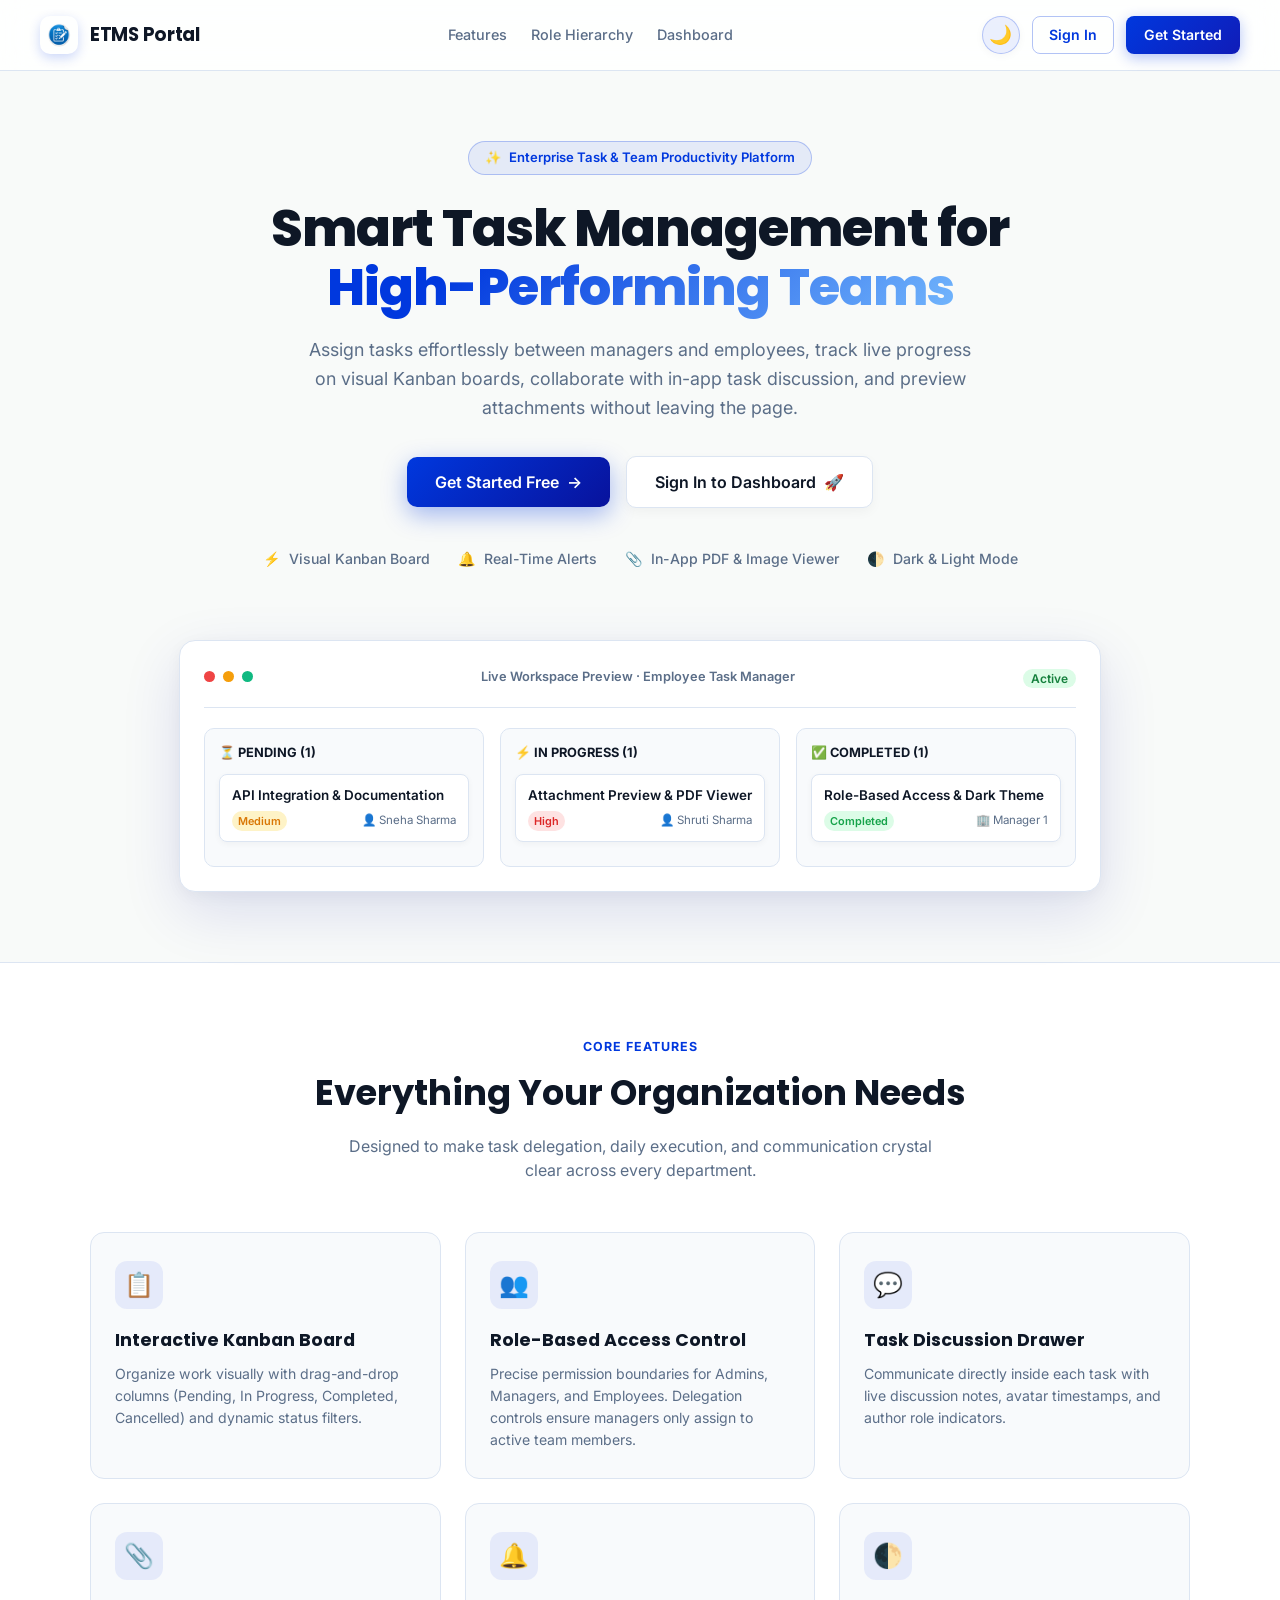
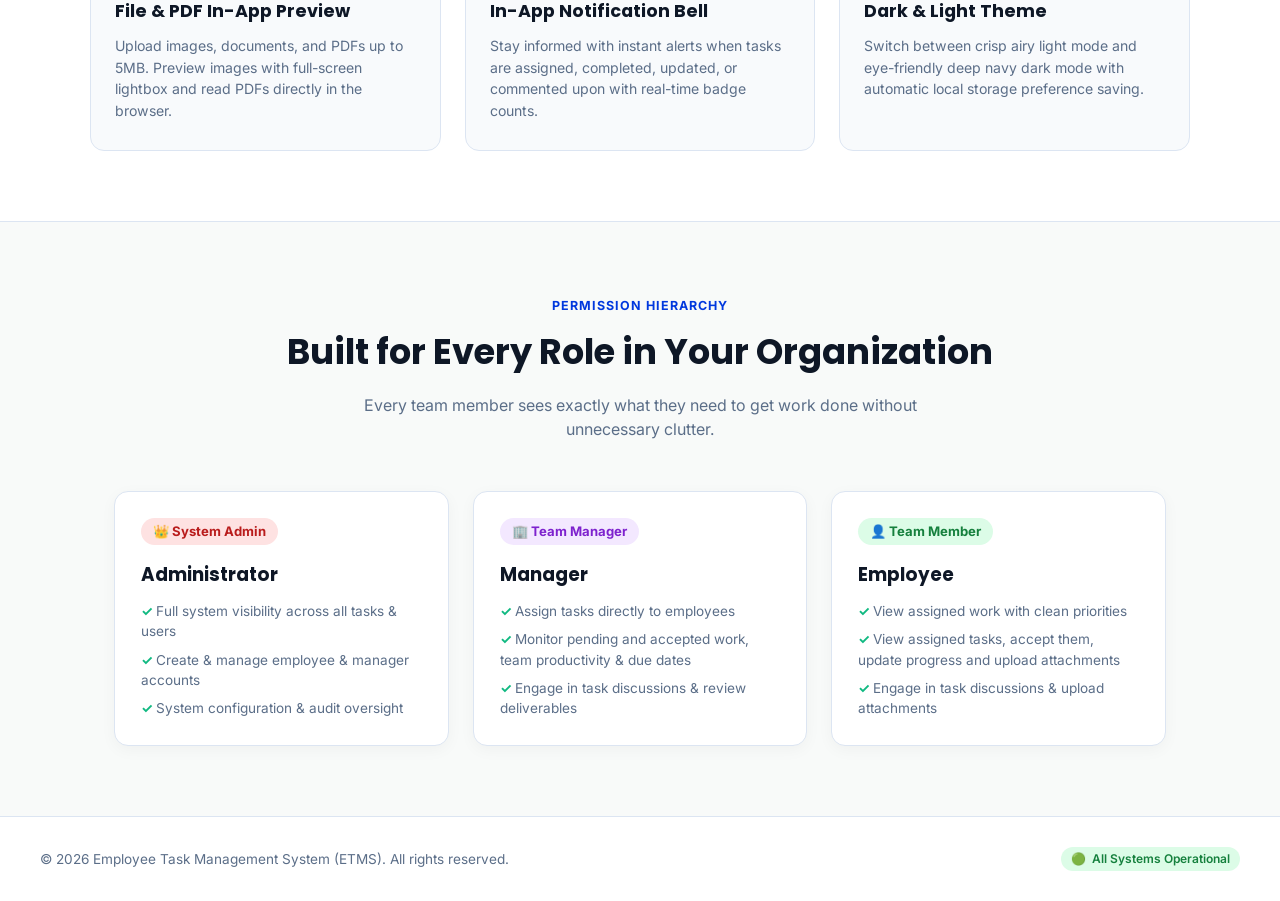
<file: index.html>
<!DOCTYPE html>
<html lang="en">
<head>
    <meta charset="UTF-8">
    <meta name="viewport" content="width=device-width, initial-scale=1.0">
    <title>Employee Task Management System | Modern Team Productivity</title>
    <!-- Instant Dark Mode Initializer & Failsafe Controller -->
    <script>
        (function() {
            var theme = localStorage.getItem('etm_theme') || 'light';
            if (theme === 'dark') {
                document.documentElement.classList.add('dark-theme');
            }
            var lastToggleTime = 0;
            window.toggleDarkMode = function(e) {
                if (e && e.preventDefault) e.preventDefault();
                var now = Date.now();
                if (now - lastToggleTime < 350) return;
                lastToggleTime = now;

                var isDark = document.documentElement.classList.contains('dark-theme');
                var next = isDark ? 'light' : 'dark';
                if (next === 'dark') {
                    document.documentElement.classList.add('dark-theme');
                } else {
                    document.documentElement.classList.remove('dark-theme');
                }
                try { localStorage.setItem('etm_theme', next); } catch (_) {}
                var btns = document.querySelectorAll('#themeToggleBtn, .theme-toggle-btn');
                btns.forEach(function(b) {
                    b.innerHTML = (next === 'dark') ? '☀️' : '🌙';
                    b.setAttribute('title', (next === 'dark') ? 'Switch to Light Mode' : 'Switch to Dark Mode');
                });
            };
            document.addEventListener('DOMContentLoaded', function() {
                var isDark = document.documentElement.classList.contains('dark-theme');
                var btns = document.querySelectorAll('#themeToggleBtn, .theme-toggle-btn');
                btns.forEach(function(b) {
                    b.innerHTML = isDark ? '☀️' : '🌙';
                    b.setAttribute('title', isDark ? 'Switch to Light Mode' : 'Switch to Dark Mode');
                });
            });
        })();
    </script>
    <link rel="preconnect" href="https://fonts.googleapis.com">
    <link rel="preconnect" href="https://fonts.gstatic.com" crossorigin>
    <link href="https://fonts.googleapis.com/css2?family=Inter:wght@400;500;600;700&family=Poppins:wght@600;700;800&display=swap" rel="stylesheet">
    <link rel="stylesheet" href="css/style.css?v=2.6">
    <link rel="stylesheet" href="css/landing.css?v=1.2">
    <link rel="stylesheet" href="css/theme.css?v=1.3">
</head>
<body class="landing-body">

    <!-- Top Navigation Bar -->
    <header class="landing-nav">
        <a href="index.html" class="landing-brand">
            <img src="images/Etms logo.png" alt="ETMS Logo" class="landing-brand-logo">
            <span class="landing-brand-title">ETMS Portal</span>
        </a>

        <nav class="landing-nav-links">
            <a href="#features" class="landing-nav-link">Features</a>
            <a href="#roles" class="landing-nav-link">Role Hierarchy</a>
            <a href="dashboard.html" class="landing-nav-link">Dashboard</a>
        </nav>

        <div class="landing-nav-actions">
            <button type="button" class="theme-toggle-btn" id="themeToggleBtn" onclick="toggleDarkMode()" aria-label="Toggle Theme" title="Toggle Dark/Light Mode">🌙</button>
            <a href="login.html" class="btn-nav-login">Sign In</a>
            <a href="register.html" class="btn-nav-register">Get Started</a>
        </div>
    </header>

    <!-- Hero Section -->
    <section class="landing-hero">
        <div class="hero-pill">
            <span>✨</span> Enterprise Task &amp; Team Productivity Platform
        </div>

        <h1 class="hero-title">
            Smart Task Management for <span class="gradient-text">High-Performing Teams</span>
        </h1>

        <p class="hero-subtitle">
            Assign tasks effortlessly between managers and employees, track live progress on visual Kanban boards, collaborate with in-app task discussion, and preview attachments without leaving the page.
        </p>

        <div class="hero-actions">
            <a href="register.html" class="btn-hero-primary">
                <span>Get Started Free</span> →
            </a>
            <a href="login.html" class="btn-hero-secondary">
                <span>Sign In to Dashboard</span> 🚀
            </a>
        </div>

        <div class="hero-highlights">
            <div class="hero-highlight-item">
                <span>⚡</span> Visual Kanban Board
            </div>
            <div class="hero-highlight-item">
                <span>🔔</span> Real-Time Alerts
            </div>
            <div class="hero-highlight-item">
                <span>📎</span> In-App PDF &amp; Image Viewer
            </div>
            <div class="hero-highlight-item">
                <span>🌓</span> Dark &amp; Light Mode
            </div>
        </div>
    </section>

    <!-- Interactive Hero Mockup Card -->
    <section class="hero-preview-container">
        <div class="hero-mockup-card">
            <div class="mockup-top-bar">
                <div class="mockup-window-controls">
                    <span class="mockup-window-dot dot-red"></span>
                    <span class="mockup-window-dot dot-yellow"></span>
                    <span class="mockup-window-dot dot-green"></span>
                </div>
                <div style="font-size:0.8rem; font-weight:600; color:var(--color-text-muted);">
                    Live Workspace Preview · Employee Task Manager
                </div>
                <div>
                    <span style="font-size:0.75rem; background:#DCFCE7; color:#15803D; padding:2px 8px; border-radius:999px; font-weight:600;">Active</span>
                </div>
            </div>

            <!-- Kanban Preview Grid -->
            <div class="mockup-kanban-grid">
                <!-- Column: Pending -->
                <div class="mockup-col">
                    <div class="mockup-col-header">
                        <span>⏳ PENDING (1)</span>
                    </div>
                    <div class="mockup-card-item">
                        <div class="mockup-card-title">API Integration &amp; Documentation</div>
                        <div class="mockup-card-meta">
                            <span class="badge badge-warning" style="font-size:0.68rem;padding:2px 6px;">Medium</span>
                            <span>👤 Sneha Sharma</span>
                        </div>
                    </div>
                </div>

                <!-- Column: In Progress -->
                <div class="mockup-col">
                    <div class="mockup-col-header">
                        <span>⚡ IN PROGRESS (1)</span>
                    </div>
                    <div class="mockup-card-item">
                        <div class="mockup-card-title">Attachment Preview &amp; PDF Viewer</div>
                        <div class="mockup-card-meta">
                            <span class="badge badge-danger" style="font-size:0.68rem;padding:2px 6px;">High</span>
                            <span>👤 Shruti Sharma</span>
                        </div>
                    </div>
                </div>

                <!-- Column: Completed -->
                <div class="mockup-col">
                    <div class="mockup-col-header">
                        <span>✅ COMPLETED (1)</span>
                    </div>
                    <div class="mockup-card-item">
                        <div class="mockup-card-title">Role-Based Access &amp; Dark Theme</div>
                        <div class="mockup-card-meta">
                            <span class="badge badge-success" style="font-size:0.68rem;padding:2px 6px;">Completed</span>
                            <span>🏢 Manager 1</span>
                        </div>
                    </div>
                </div>
            </div>
        </div>
    </section>

    <!-- Core Features Grid -->
    <section class="landing-features-section" id="features">
        <div class="section-container">
            <span class="section-pill">Core Features</span>
            <h2 class="section-title">Everything Your Organization Needs</h2>
            <p class="section-subtitle">
                Designed to make task delegation, daily execution, and communication crystal clear across every department.
            </p>

            <div class="features-grid">
                <div class="feature-card">
                    <div class="feature-icon-box">📋</div>
                    <h3>Interactive Kanban Board</h3>
                    <p>Organize work visually with drag-and-drop columns (Pending, In Progress, Completed, Cancelled) and dynamic status filters.</p>
                </div>

                <div class="feature-card">
                    <div class="feature-icon-box">👥</div>
                    <h3>Role-Based Access Control</h3>
                    <p>Precise permission boundaries for Admins, Managers, and Employees. Delegation controls ensure managers only assign to active team members.</p>
                </div>

                <div class="feature-card">
                    <div class="feature-icon-box">💬</div>
                    <h3>Task Discussion Drawer</h3>
                    <p>Communicate directly inside each task with live discussion notes, avatar timestamps, and author role indicators.</p>
                </div>

                <div class="feature-card">
                    <div class="feature-icon-box">📎</div>
                    <h3>File &amp; PDF In-App Preview</h3>
                    <p>Upload images, documents, and PDFs up to 5MB. Preview images with full-screen lightbox and read PDFs directly in the browser.</p>
                </div>

                <div class="feature-card">
                    <div class="feature-icon-box">🔔</div>
                    <h3>In-App Notification Bell</h3>
                    <p>Stay informed with instant alerts when tasks are assigned, completed, updated, or commented upon with real-time badge counts.</p>
                </div>

                <div class="feature-card">
                    <div class="feature-icon-box">🌓</div>
                    <h3>Dark &amp; Light Theme</h3>
                    <p>Switch between crisp airy light mode and eye-friendly deep navy dark mode with automatic local storage preference saving.</p>
                </div>
            </div>
        </div>
    </section>

    <!-- Roles Hierarchy Section -->
    <section class="landing-roles-section" id="roles">
        <div class="section-container">
            <span class="section-pill">Permission Hierarchy</span>
            <h2 class="section-title">Built for Every Role in Your Organization</h2>
            <p class="section-subtitle">
                Every team member sees exactly what they need to get work done without unnecessary clutter.
            </p>

            <div class="roles-grid">
                <div class="role-card">
                    <span class="role-badge role-admin-badge">👑 System Admin</span>
                    <h3>Administrator</h3>
                    <ul>
                        <li>Full system visibility across all tasks &amp; users</li>
                        <li>Create &amp; manage employee &amp; manager accounts</li>
                        <li>System configuration &amp; audit oversight</li>
                    </ul>
                </div>

                <div class="role-card">
                    <span class="role-badge role-manager-badge">🏢 Team Manager</span>
                    <h3>Manager</h3>
                    <ul>
                        <li>Assign tasks directly to employees</li>
                        <li>Monitor pending and accepted work, team productivity &amp; due dates</li>
                        <li>Engage in task discussions &amp; review deliverables</li>
                    </ul>
                </div>

                <div class="role-card">
                    <span class="role-badge role-employee-badge">👤 Team Member</span>
                    <h3>Employee</h3>
                    <ul>
                        <li>View assigned work with clean priorities</li>
                        <li>View assigned tasks, accept them, update progress and upload attachments</li>
                        <li>Engage in task discussions &amp; upload attachments</li>
                    </ul>
                </div>
            </div>
        </div>
    </section>

    <!-- Footer -->
    <footer class="landing-footer">
        <div>
            © 2026 Employee Task Management System (ETMS). All rights reserved.
        </div>
        <div class="footer-status">
            <span>🟢</span> All Systems Operational
        </div>
    </footer>

    <!-- Theme Controller Script -->
    <script src="js/theme.js?v=1.3"></script>
</body>
</html>
</file>
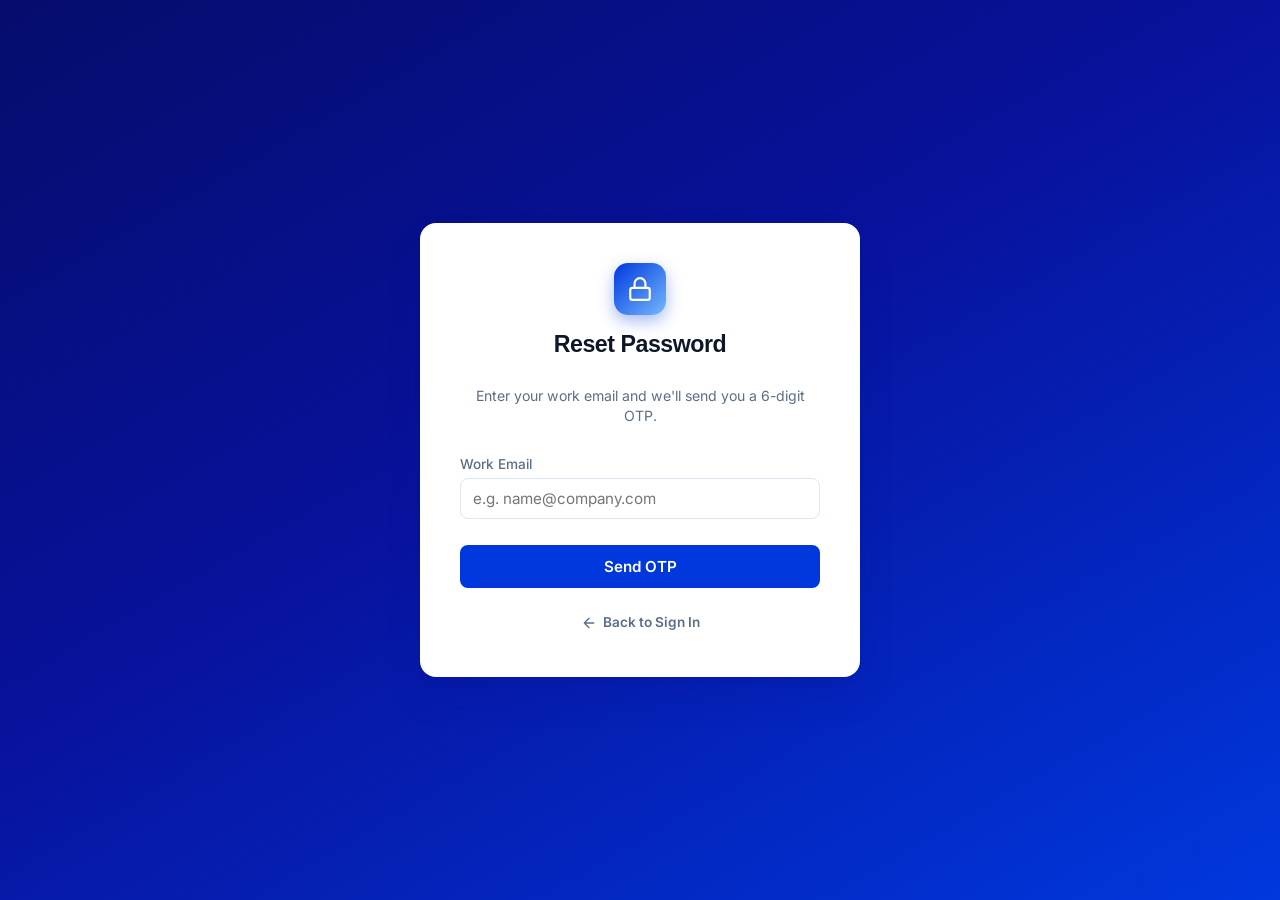
<file: forgot-password.html>
<!DOCTYPE html>
<html lang="en">
<head>
    <meta charset="UTF-8">
    <meta name="viewport" content="width=device-width, initial-scale=1.0">
    <title>Forgot Password - Employee Task Manager</title>
    <!-- Fonts -->
    <link rel="preconnect" href="https://fonts.googleapis.com">
    <link rel="preconnect" href="https://fonts.gstatic.com" crossorigin>
    <link href="https://fonts.googleapis.com/css2?family=Inter:wght@400;500;600;700&display=swap" rel="stylesheet">
    <script>
        if (localStorage.getItem('etm_theme') === 'dark') {
            document.documentElement.classList.add('dark-theme');
        }
    </script>
    <link rel="stylesheet" href="css/style.css">
    <link rel="stylesheet" href="css/forgot-password.css">
    <link rel="stylesheet" href="css/theme.css?v=1.2">
</head>
<body>

    <main class="forgot-container">

        <!-- Header with built-in vector lock icon -->
        <header class="forgot-header">
            <div class="logo-icon-wrapper">
                <svg width="26" height="26" viewBox="0 0 24 24" fill="none" stroke="currentColor" stroke-width="2" stroke-linecap="round" stroke-linejoin="round">
                    <rect width="18" height="11" x="3" y="11" rx="2" ry="2"/>
                    <path d="M7 11V7a5 5 0 0 1 10 0v4"/>
                </svg>
            </div>
            <h1 id="pageTitle">Reset Password</h1>
            <p id="pageSubtitle">Enter your work email and we'll send you a 6-digit OTP.</p>
        </header>

        <!-- STEP 1: Enter Email -->
        <form id="requestResetForm" novalidate>
            <div class="form-group">
                <label for="resetEmail">Work Email</label>
                <input type="email" id="resetEmail" name="resetEmail" placeholder="e.g. name@company.com" required>
                <span class="error-message" id="emailError"></span>
            </div>

            <button type="submit" class="btn-primary" id="sendCodeBtn">Send OTP</button>
        </form>

        <!-- STEP 2: Verify OTP -->
        <form id="otpVerifyForm" class="hidden" novalidate>
            <div class="alert-banner" id="otpSentBanner">
                OTP sent to: <strong id="otpSentEmail"></strong>
            </div>

            <div class="form-group">
                <label for="otpInput">Enter 6-Digit OTP</label>
                <input type="text" id="otpInput" name="otpInput"
                       placeholder="e.g. 482931"
                       maxlength="6"
                       autocomplete="one-time-code"
                       inputmode="numeric"
                       pattern="[0-9]{6}"
                       required>
                <span class="error-message" id="otpError"></span>
            </div>

            <div class="otp-timer-row">
                <span id="otpTimerText" class="otp-timer-text">OTP expires in <strong id="otpTimerCountdown">10:00</strong></span>
                <button type="button" class="resend-link" id="resendOtpBtn" disabled>Resend OTP</button>
            </div>

            <button type="submit" class="btn-primary" id="verifyOtpBtn">Verify OTP</button>
        </form>

        <!-- STEP 3: Set New Password -->
        <form id="newPasswordForm" class="hidden" novalidate>
            <div class="alert-banner alert-success" id="userVerifiedBanner">
                ✓ Identity verified for: <strong id="verifiedEmailText">user@company.com</strong>
            </div>

            <!-- New Password -->
            <div class="form-group">
                <label for="newPassword">New Password</label>
                <div class="password-wrapper">
                    <input type="password" id="newPassword" placeholder="Enter new password" required>
                    <button type="button" class="toggle-password" data-target="newPassword">Show</button>
                </div>
                <div class="strength-meter-wrapper">
                    <div class="strength-meter-bar" id="strengthBar"></div>
                </div>
                <div class="strength-meter-text" id="strengthText">Password strength</div>
                <span class="error-message" id="newPasswordError"></span>
            </div>

            <!-- Confirm New Password -->
            <div class="form-group">
                <label for="confirmNewPassword">Confirm New Password</label>
                <div class="password-wrapper">
                    <input type="password" id="confirmNewPassword" placeholder="Re-enter new password" required>
                    <button type="button" class="toggle-password" data-target="confirmNewPassword">Show</button>
                </div>
                <span class="error-message" id="confirmPasswordError"></span>
            </div>

            <button type="submit" class="btn-primary" id="updatePasswordBtn">Update Password</button>
        </form>

        <!-- SUCCESS STATE -->
        <div id="successState" class="hidden success-state">
            <div class="success-icon">✓</div>
            <h3>Password Reset Complete</h3>
            <p>Your password has been securely updated. You can now sign in with your new credentials.</p>
            <a href="login.html" class="btn-primary" style="display: block; text-align: center; text-decoration: none; margin-top: 1.5rem;">Proceed to Sign In</a>
        </div>

        <!-- Back to Login Navigation -->
        <div class="forgot-footer" id="footerNav">
            <a href="login.html" class="back-link">
                <svg width="16" height="16" viewBox="0 0 24 24" fill="none" stroke="currentColor" stroke-width="2" stroke-linecap="round" stroke-linejoin="round">
                    <path d="M19 12H5M12 19l-7-7 7-7"/>
                </svg>
                Back to Sign In
            </a>
        </div>

    </main>

    <script src="js/api.js?v=2.2"></script>
    <script src="js/forgot-password.js?v=2.2"></script>
</body>
</html>
</file>
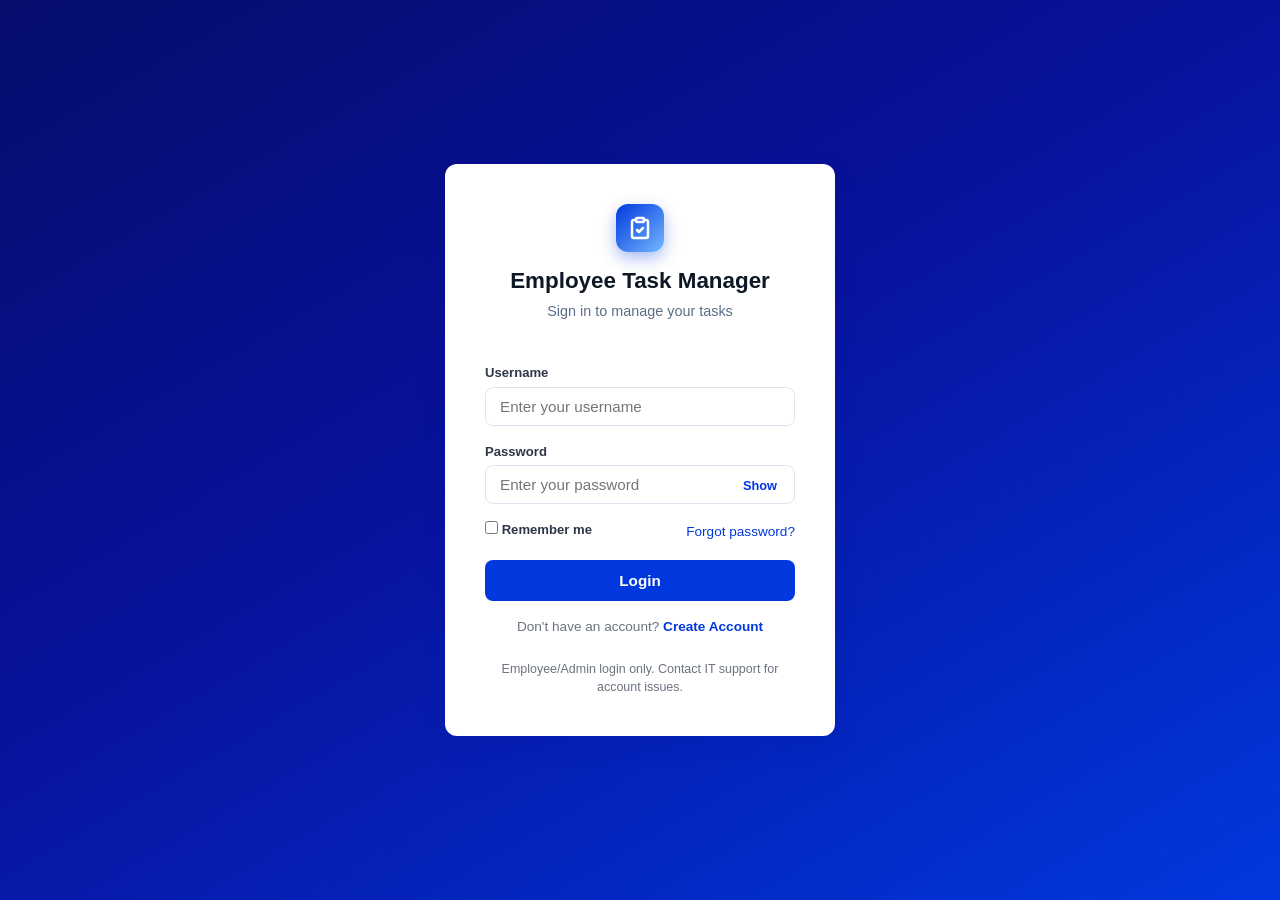
<file: login.html>
<!DOCTYPE html>
<html lang="en">
<head>
    <meta charset="UTF-8">
    <meta name="viewport" content="width=device-width, initial-scale=1.0">
    <title>Login - Employee Task Manager</title>
    <meta http-equiv="Cache-Control" content="no-cache, no-store, must-revalidate">
    <meta http-equiv="Pragma" content="no-cache">
    <meta http-equiv="Expires" content="0">
    <script>
        // Prevent back-navigation from login page into previously visited pages
        (function() {
            window.history.pushState(null, null, window.location.href);
            window.addEventListener('popstate', function() {
                window.history.pushState(null, null, window.location.href);
            });
        })();
    </script>
    <script>
        if (localStorage.getItem('etm_theme') === 'dark') {
            document.documentElement.classList.add('dark-theme');
        }
    </script>
    <link rel="stylesheet" href="css/style.css">
    <link rel="stylesheet" href="css/login.css">
    <link rel="stylesheet" href="css/theme.css?v=1.2">
</head>
<body>

    <main class="login-page">
        <section class="login-container">

            <header class="login-header">
                <!-- Clean vector icon (never shows broken image) -->
                <div style="display: inline-flex; align-items: center; justify-content: center; width: 48px; height: 48px; border-radius: 12px; background: linear-gradient(135deg, var(--color-primary, #0038DE), var(--color-accent, #74B8FD)); color: #fff; margin-bottom: 12px; box-shadow: 0 6px 16px rgba(0, 56, 222, 0.35);">
                    <svg width="24" height="24" viewBox="0 0 24 24" fill="none" stroke="currentColor" stroke-width="2.5" stroke-linecap="round" stroke-linejoin="round">
                        <path d="M16 4h2a2 2 0 0 1 2 2v14a2 2 0 0 1-2 2H6a2 2 0 0 1-2-2V6a2 2 0 0 1 2-2h2"></path>
                        <rect x="8" y="2" width="8" height="4" rx="1" ry="1"></rect>
                        <path d="m9 14 2 2 4-4"></path>
                    </svg>
                </div>
                <h1>Employee Task Manager</h1>
                <p>Sign in to manage your tasks</p>
            </header>

            <form id="loginForm" action="#" method="post" novalidate>

                <!-- Username -->
                <div class="form-group">
                    <label for="username">Username</label>
                    <input type="text" id="username" name="username" placeholder="Enter your username" required>
                    <span class="error-message" id="usernameError"></span>
                </div>

                <!-- Password -->
                <div class="form-group">
                    <label for="password">Password</label>
                    <div class="password-wrapper">
                        <input type="password" id="password" name="password" placeholder="Enter your password" required>
                        <button type="button" id="togglePassword" class="toggle-password">Show</button>
                    </div>
                    <span class="error-message" id="passwordError"></span>
                </div>

                <!-- Remember Me & Forgot Password -->
                <div class="form-group form-options">
                    <label class="checkbox-label">
                        <input type="checkbox" id="rememberMe" name="rememberMe">
                        Remember me
                    </label>
                    <a href="forgot-password.html" class="forgot-link">Forgot password?</a>
                </div>

                <button type="submit" class="btn btn-primary">Login</button>

                <!-- Create Account Link -->
                <p style="text-align: center; margin-top: 1rem; font-size: 0.85rem; color: #6b7280;">
                    Don't have an account? <a href="register.html" style="color: var(--color-primary, #0038DE); font-weight: 600; text-decoration: none;">Create Account</a>
                </p>

                <p class="login-footer-text">
                    Employee/Admin login only. Contact IT support for account issues.
                </p>

            </form>

        </section>
    </main>

    <script src="js/api.js?v=2.3"></script>
    <script src="js/login.js?v=2.2"></script>
    <script src="js/nav.js?v=2.2"></script>
</body>
</html>
</file>
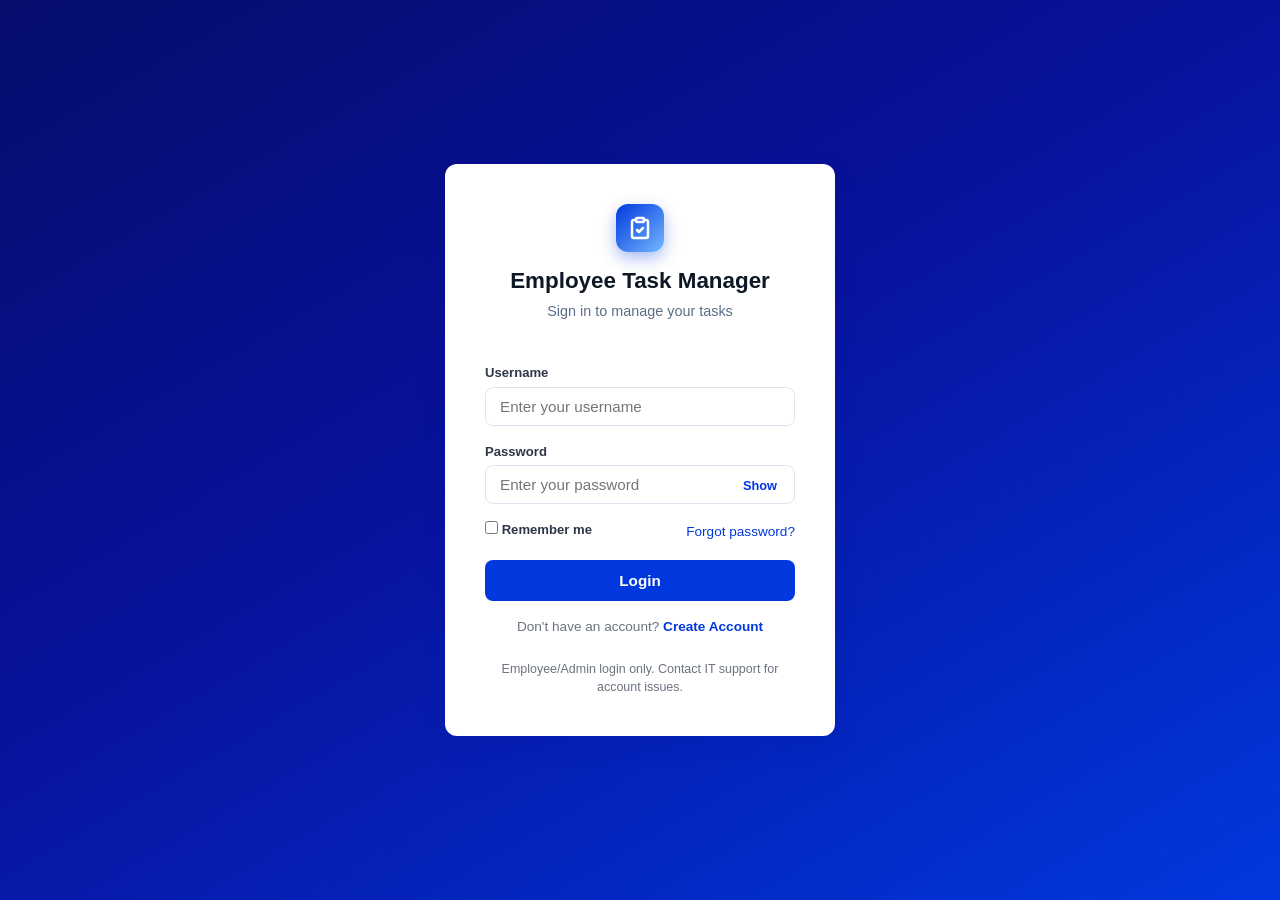
<file: profile.html>
<!DOCTYPE html>
<html lang="en">
<head>
    <meta charset="UTF-8">
    <meta name="viewport" content="width=device-width, initial-scale=1.0">
    <title>Profile - Employee Task Manager</title>
    <meta http-equiv="Cache-Control" content="no-cache, no-store, must-revalidate">
    <meta http-equiv="Pragma" content="no-cache">
    <meta http-equiv="Expires" content="0">
    <script>
        function checkAuthGuard() {
            var token = localStorage.getItem('etm_access_token');
            var user = localStorage.getItem('etm_current_user');
            if (!token || !user) {
                document.documentElement.innerHTML = '';
                window.location.replace('login.html');
            }
        }
        checkAuthGuard();
        window.addEventListener('pageshow', function (event) {
            checkAuthGuard();
        });
        function logoutUser(e) {
            if (e && e.preventDefault) e.preventDefault();
            localStorage.clear();
            sessionStorage.clear();
            document.documentElement.innerHTML = '';
            window.location.replace('login.html');
        }
    </script>
    <script>
        (function() {
            var theme = localStorage.getItem('etm_theme') || 'light';
            if (theme === 'dark') {
                document.documentElement.classList.add('dark-theme');
            }
            var lastToggleTime = 0;
            window.toggleDarkMode = function(e) {
                if (e && e.preventDefault) e.preventDefault();
                var now = Date.now();
                if (now - lastToggleTime < 350) return;
                lastToggleTime = now;

                var isDark = document.documentElement.classList.contains('dark-theme');
                var next = isDark ? 'light' : 'dark';
                if (next === 'dark') {
                    document.documentElement.classList.add('dark-theme');
                } else {
                    document.documentElement.classList.remove('dark-theme');
                }
                try { localStorage.setItem('etm_theme', next); } catch (_) {}
                var btns = document.querySelectorAll('#themeToggleBtn, .theme-toggle-btn');
                btns.forEach(function(b) {
                    b.innerHTML = (next === 'dark') ? '☀️' : '🌙';
                    b.setAttribute('title', (next === 'dark') ? 'Switch to Light Mode' : 'Switch to Dark Mode');
                });
            };
            document.addEventListener('DOMContentLoaded', function() {
                var isDark = document.documentElement.classList.contains('dark-theme');
                var btns = document.querySelectorAll('#themeToggleBtn, .theme-toggle-btn');
                btns.forEach(function(b) {
                    b.innerHTML = isDark ? '☀️' : '🌙';
                    b.setAttribute('title', isDark ? 'Switch to Light Mode' : 'Switch to Dark Mode');
                });
            });
        })();
        (function() {
            if (localStorage.getItem('etm_sidebar_collapsed') === 'true') {
                document.documentElement.classList.add('sidebar-collapsed-pref');
            }
        })();
    </script>
    <link rel="stylesheet" href="css/style.css?v=4.4">
    <link rel="stylesheet" href="css/notifications.css?v=2.1">
    <link rel="stylesheet" href="css/theme.css?v=1.3">
    <link rel="stylesheet" href="css/responsive.css?v=2.5">
</head>
<body>

    <header class="navbar">
        <div class="navbar-brand">
            <img src="images/logo.png" alt="Logo" class="logo-small">
            <span>Task Manager</span>
        </div>
        <nav class="navbar-links">
            <a href="dashboard.html">Dashboard</a>
            <a href="tasks.html">Tasks</a>
            <a href="profile.html" class="active">Profile</a>
            <button type="button" class="theme-toggle-btn" id="themeToggleBtn" onclick="toggleDarkMode()" aria-label="Toggle Theme" title="Toggle Dark/Light Mode">🌙</button>
            <a href="login.html" onclick="logoutUser(event)">Logout</a>
        </nav>
        <button class="nav-toggle" id="navToggle" aria-label="Toggle navigation">&#9776;</button>
    </header>

    <div class="layout">

        <aside class="sidebar" id="sidebar">
            <div class="sidebar-toggle-wrapper">
                <button type="button" class="sidebar-collapse-btn" id="sidebarCollapseBtn" title="Minimize / Expand Sidebar" aria-label="Minimize / Expand Sidebar">
                    <span class="toggle-icon">◀</span>
                    <span class="toggle-text">Minimize</span>
                </button>
            </div>
            <ul>
                <li><a href="dashboard.html" title="Dashboard"><span class="nav-icon">📊</span><span class="nav-text">Dashboard</span></a></li>
                <li><a href="tasks.html" title="My Tasks"><span class="nav-icon">📋</span><span class="nav-text">My Tasks</span></a></li>
                <li><a href="profile.html" class="active" title="Profile"><span class="nav-icon">👤</span><span class="nav-text">Profile</span></a></li>
                <li><a href="login.html" onclick="logoutUser(event)" title="Logout"><span class="nav-icon">🚪</span><span class="nav-text">Logout</span></a></li>
            </ul>
        </aside>

        <main class="main-content">

            <h1>My Profile</h1>

            <section class="profile-card">
                <img src="images/profile.png" alt="Profile Picture" class="profile-picture" id="profilePicture">

                <dl class="profile-details">
                    <dt>Name</dt>
                    <dd id="profileName">—</dd>

                    <dt>Email</dt>
                    <dd id="profileEmail">—</dd>

                    <dt>Department</dt>
                    <dd id="profileDepartment">—</dd>

                    <dt>Role</dt>
                    <dd id="profileRole">—</dd>

                    <dt>Total Completed Tasks</dt>
                    <dd id="profileCompletedCount">0</dd>
                </dl>

                <button class="btn btn-secondary" id="editProfileBtn">Edit Profile</button>
            </section>

        </main>

    </div>

    <script src="js/api.js?v=2.3"></script>
    <script src="js/notifications.js?v=2.1"></script>
    <script src="js/storage.js?v=2.5"></script>
    <script src="js/nav.js?v=2.3"></script>
    <script src="js/role-ui.js?v=1.1"></script>
    <script src="js/theme.js?v=1.3"></script>
    <script src="js/profile.js?v=2.2"></script>
</body>
</html>
</file>
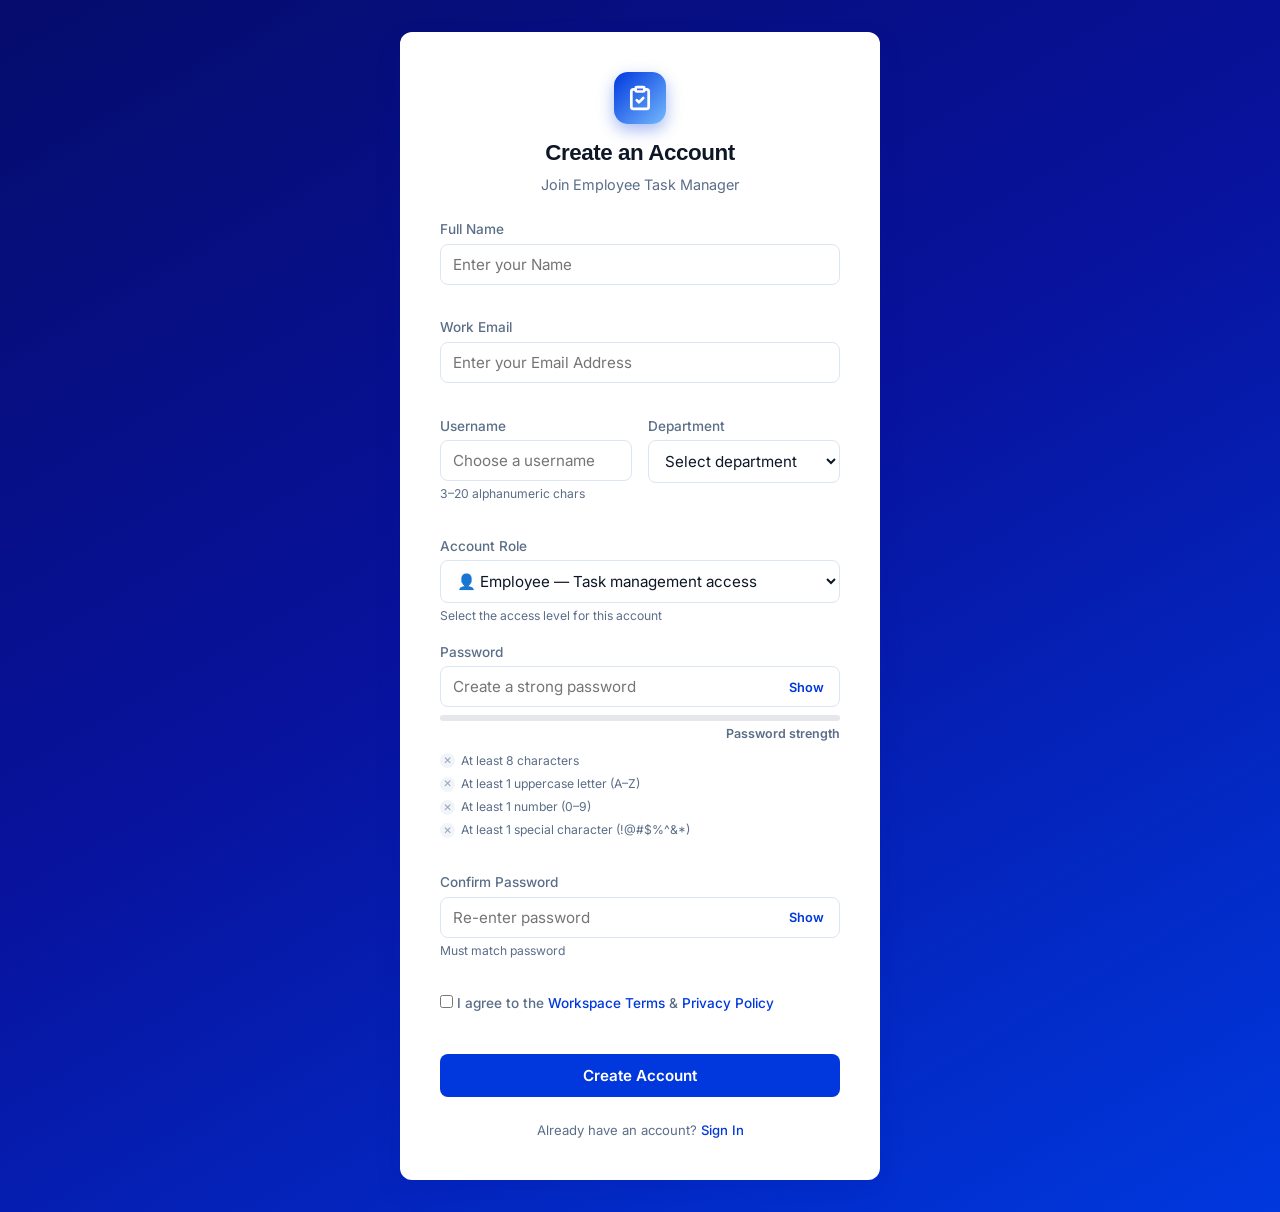
<file: register.html>
<!DOCTYPE html>
<html lang="en">
<head>
    <meta charset="UTF-8">
    <meta name="viewport" content="width=device-width, initial-scale=1.0">
    <title>Create Account - Employee Task Manager</title>
    <link rel="preconnect" href="https://fonts.googleapis.com">
    <link rel="preconnect" href="https://fonts.gstatic.com" crossorigin>
    <link href="https://fonts.googleapis.com/css2?family=Inter:wght@400;500;600;700&display=swap" rel="stylesheet">
    <script>
        if (localStorage.getItem('etm_theme') === 'dark') {
            document.documentElement.classList.add('dark-theme');
        }
    </script>
    <link rel="stylesheet" href="css/register.css">
    <link rel="stylesheet" href="css/style.css">
    <link rel="stylesheet" href="css/theme.css?v=1.2">
    <link rel="stylesheet" href="css/responsive.css">
</head>
<body>

    <main class="register-container">

        <!-- Modern Header with Built-in SVG Icon (Never Breaks) -->
        <header class="register-header">
            <div class="logo-icon-wrapper">
                <svg width="26" height="26" viewBox="0 0 24 24" fill="none" stroke="currentColor" stroke-width="2.5" stroke-linecap="round" stroke-linejoin="round">
                    <path d="M16 4h2a2 2 0 0 1 2 2v14a2 2 0 0 1-2 2H6a2 2 0 0 1-2-2V6a2 2 0 0 1 2-2h2"></path>
                    <rect x="8" y="2" width="8" height="4" rx="1" ry="1"></rect>
                    <path d="m9 14 2 2 4-4"></path>
                </svg>
            </div>
            <h1>Create an Account</h1>
            <p>Join Employee Task Manager</p>
        </header>

        <form id="registerForm" novalidate>

            <!-- Full Name -->
            <div class="form-group">
                <label for="fullName">Full Name</label>
                <input type="text" id="fullName" placeholder="Enter your Name" required>
                <span class="error-message" id="fullNameError"></span>
            </div>

            <!-- Work Email -->
            <div class="form-group">
                <label for="email">Work Email</label>
                <input type="email" id="email" placeholder="Enter your Email Address" required>
                <span class="error-message" id="emailError"></span>
            </div>

            <!-- 2-Column: Username & Department -->
            <div class="form-row">
                <div class="form-group">
                    <label for="username">Username</label>
                    <input type="text" id="username" placeholder="Choose a username" required>
                    <span class="field-hint" id="usernameHint">3–20 alphanumeric chars</span>
                    <span class="error-message" id="usernameError"></span>
                </div>

                <div class="form-group">
                    <label for="department">Department</label>
                    <select id="department" required>
                        <option value="" disabled selected>Select department</option>
                        <option value="engineering">Engineering</option>
                        <option value="design">Product & Design</option>
                        <option value="marketing">Marketing</option>
                        <option value="sales">Sales & Support</option>
                        <option value="hr">Human Resources</option>
                        <option value="management">Management</option>
                    </select>
                    <span class="error-message" id="departmentError"></span>
                </div>
            </div>

            <!-- Role Selection -->
            <div class="form-group">
                <label for="roleSelect">Account Role</label>
                <select id="roleSelect">
                    <option value="EMPLOYEE">👤 Employee — Task management access</option>
                    <option value="MANAGER">🏢 Manager — Team &amp; task oversight</option>
                </select>
                <span class="field-hint" style="margin-top:4px; display:block;">
                    Select the access level for this account
                </span>
            </div>

            <!-- Password with Real-time Strength & Rules -->
            <div class="form-group">
                <label for="password">Password</label>
                <div class="password-wrapper">
                    <input type="password" id="password" placeholder="Create a strong password" required>
                    <button type="button" class="toggle-password" data-target="password">Show</button>
                </div>

                <!-- Strength Bar & Status -->
                <div class="strength-meter-wrapper">
                    <div class="strength-meter-bar" id="strengthBar"></div>
                </div>
                <div class="strength-meter-text" id="strengthText">Password strength</div>

                <!-- Live Rule Checklist -->
                <ul class="field-rules" id="passwordRules">
                    <li class="rule-item" id="rule-length">At least 8 characters</li>
                    <li class="rule-item" id="rule-uppercase">At least 1 uppercase letter (A–Z)</li>
                    <li class="rule-item" id="rule-number">At least 1 number (0–9)</li>
                    <li class="rule-item" id="rule-special">At least 1 special character (!@#$%^&*)</li>
                </ul>

                <span class="error-message" id="passwordError"></span>
            </div>

            <!-- Confirm Password -->
            <div class="form-group">
                <label for="confirmPassword">Confirm Password</label>
                <div class="password-wrapper">
                    <input type="password" id="confirmPassword" placeholder="Re-enter password" required>
                    <button type="button" class="toggle-password" data-target="confirmPassword">Show</button>
                </div>
                <span class="field-hint" id="matchHint">Must match password</span>
                <span class="error-message" id="confirmPasswordError"></span>
            </div>

            <!-- Terms Checkbox -->
            <div class="form-group">
                <label class="checkbox-label">
                    <input type="checkbox" id="agreeTerms">
                    <span>I agree to the <a href="#" class="inline-link">Workspace Terms</a> & <a href="#" class="inline-link">Privacy Policy</a></span>
                </label>
                <span class="error-message" id="termsError"></span>
            </div>

            <button type="submit" class="btn-primary" id="submitBtn">Create Account</button>

            <p class="login-footer-text">
                Already have an account? <a href="login.html" class="inline-link">Sign In</a>
            </p>

        </form>

    </main>

    <!-- Interactive JavaScript with Database API Integration -->
    <script src="js/api.js?v=2.3"></script>
    <script src="js/register.js"></script>
    <script src="js/nav.js"></script>
</body>
</html>
</file>
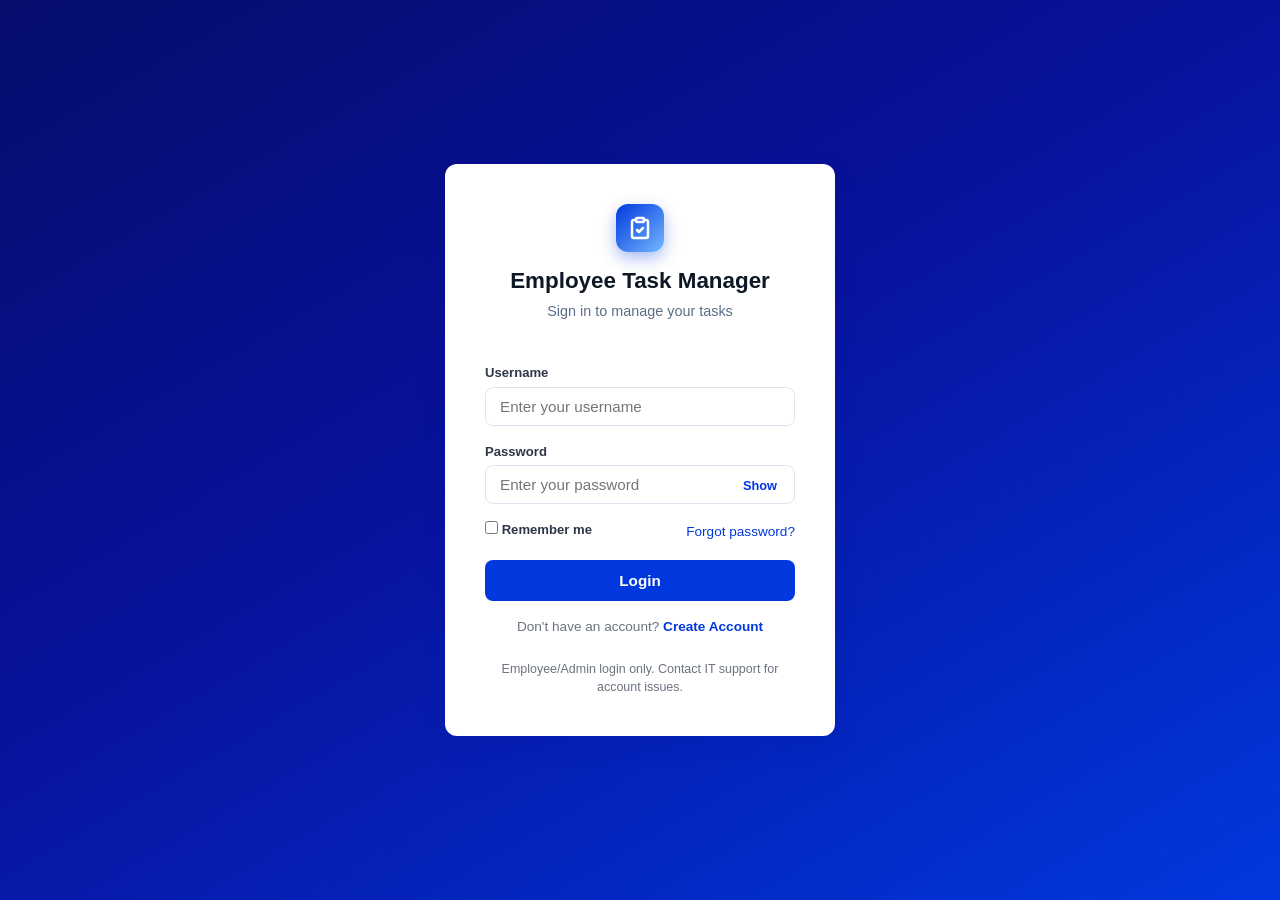
<file: tasks.html>
<!DOCTYPE html>
<html lang="en">
<head>
    <meta charset="UTF-8">
    <meta name="viewport" content="width=device-width, initial-scale=1.0">
    <title>Tasks - Employee Task Manager</title>
    <meta http-equiv="Cache-Control" content="no-cache, no-store, must-revalidate">
    <meta http-equiv="Pragma" content="no-cache">
    <meta http-equiv="Expires" content="0">
    <script>
        function checkAuthGuard() {
            var token = localStorage.getItem('etm_access_token');
            var user = localStorage.getItem('etm_current_user');
            if (!token || !user) {
                document.documentElement.innerHTML = '';
                window.location.replace('login.html');
            }
        }
        checkAuthGuard();
        window.addEventListener('pageshow', function (event) {
            checkAuthGuard();
        });
        function logoutUser(e) {
            if (e && e.preventDefault) e.preventDefault();
            localStorage.clear();
            sessionStorage.clear();
            document.documentElement.innerHTML = '';
            window.location.replace('login.html');
        }
    </script>
    <script>
        (function() {
            var theme = localStorage.getItem('etm_theme') || 'light';
            if (theme === 'dark') {
                document.documentElement.classList.add('dark-theme');
            }
            var lastToggleTime = 0;
            window.toggleDarkMode = function(e) {
                if (e && e.preventDefault) e.preventDefault();
                var now = Date.now();
                if (now - lastToggleTime < 350) return;
                lastToggleTime = now;

                var isDark = document.documentElement.classList.contains('dark-theme');
                var next = isDark ? 'light' : 'dark';
                if (next === 'dark') {
                    document.documentElement.classList.add('dark-theme');
                } else {
                    document.documentElement.classList.remove('dark-theme');
                }
                try { localStorage.setItem('etm_theme', next); } catch (_) {}
                var btns = document.querySelectorAll('#themeToggleBtn, .theme-toggle-btn');
                btns.forEach(function(b) {
                    b.innerHTML = (next === 'dark') ? '☀️' : '🌙';
                    b.setAttribute('title', (next === 'dark') ? 'Switch to Light Mode' : 'Switch to Dark Mode');
                });
            };
            document.addEventListener('DOMContentLoaded', function() {
                var isDark = document.documentElement.classList.contains('dark-theme');
                var btns = document.querySelectorAll('#themeToggleBtn, .theme-toggle-btn');
                btns.forEach(function(b) {
                    b.innerHTML = isDark ? '☀️' : '🌙';
                    b.setAttribute('title', isDark ? 'Switch to Light Mode' : 'Switch to Dark Mode');
                });
            });
        })();
        (function() {
            if (localStorage.getItem('etm_sidebar_collapsed') === 'true') {
                document.documentElement.classList.add('sidebar-collapsed-pref');
            }
        })();
    </script>
    <link rel="stylesheet" href="css/style.css?v=4.4">
    <link rel="stylesheet" href="css/notifications.css?v=2.1">
    <link rel="stylesheet" href="css/drawer.css?v=4.4">
    <link rel="stylesheet" href="css/theme.css?v=1.3">
    <link rel="stylesheet" href="css/responsive.css?v=2.5">
</head>
<body>

    <header class="navbar">
        <div class="navbar-brand">
            <img src="images/logo.png" alt="Logo" class="logo-small">
            <span>Task Manager</span>
        </div>
        <nav class="navbar-links">
            <a href="dashboard.html">Dashboard</a>
            <a href="tasks.html" class="active">Tasks</a>
            <a href="profile.html">Profile</a>
            <button type="button" class="theme-toggle-btn" id="themeToggleBtn" onclick="toggleDarkMode()" aria-label="Toggle Theme" title="Toggle Dark/Light Mode">🌙</button>
            <a href="login.html" onclick="logoutUser(event)">Logout</a>
        </nav>
        <button class="nav-toggle" id="navToggle" aria-label="Toggle navigation">&#9776;</button>
    </header>

    <div class="layout">

        <aside class="sidebar" id="sidebar">
            <div class="sidebar-toggle-wrapper">
                <button type="button" class="sidebar-collapse-btn" id="sidebarCollapseBtn" title="Minimize / Expand Sidebar" aria-label="Minimize / Expand Sidebar">
                    <span class="toggle-icon">◀</span>
                    <span class="toggle-text">Minimize</span>
                </button>
            </div>
            <ul>
                <li><a href="dashboard.html" title="Dashboard"><span class="nav-icon">📊</span><span class="nav-text">Dashboard</span></a></li>
                <li><a href="tasks.html" class="active" title="My Tasks"><span class="nav-icon">📋</span><span class="nav-text">My Tasks</span></a></li>
                <li><a href="profile.html" title="Profile"><span class="nav-icon">👤</span><span class="nav-text">Profile</span></a></li>
                <li><a href="login.html" onclick="logoutUser(event)" title="Logout"><span class="nav-icon">🚪</span><span class="nav-text">Logout</span></a></li>
            </ul>
        </aside>

        <main class="main-content">

            <div class="tasks-page-header">
                <div>
                    <h1>Task Management</h1>
                    <p style="color: var(--color-text-muted); font-size: 0.9rem; margin-top: 4px;">Track, organize, and manage your team's workflow</p>
                </div>
                <div class="tasks-header-actions">
                    <div class="view-toggle-group">
                        <button type="button" class="view-toggle-btn active" id="tableViewBtn" title="Table View">
                            <svg width="16" height="16" viewBox="0 0 24 24" fill="none" stroke="currentColor" stroke-width="2">
                                <rect width="18" height="18" x="3" y="3" rx="2"/>
                                <path d="M3 9h18M3 15h18M9 3v18M15 3v18"/>
                            </svg>
                            Table View
                        </button>
                        <button type="button" class="view-toggle-btn" id="kanbanViewBtn" title="Kanban Board">
                            <svg width="16" height="16" viewBox="0 0 24 24" fill="none" stroke="currentColor" stroke-width="2">
                                <rect width="6" height="14" x="3" y="5" rx="1"/>
                                <rect width="6" height="10" x="11" y="5" rx="1"/>
                                <rect width="6" height="16" x="19" y="5" rx="1"/>
                            </svg>
                            Kanban Board
                        </button>
                    </div>
                    <div class="export-dropdown-wrap">
                        <button class="btn btn-secondary" id="exportDropdownBtn"
                            onclick="toggleExportDropdown(event)"
                            style="display:flex;align-items:center;gap:6px;">
                            <svg width="15" height="15" viewBox="0 0 24 24" fill="none" stroke="currentColor" stroke-width="2" stroke-linecap="round" stroke-linejoin="round"><path d="M21 15v4a2 2 0 0 1-2 2H5a2 2 0 0 1-2-2v-4"/><polyline points="7 10 12 15 17 10"/><line x1="12" y1="15" x2="12" y2="3"/></svg>
                            Export
                            <svg width="12" height="12" viewBox="0 0 24 24" fill="none" stroke="currentColor" stroke-width="2.5"><polyline points="6 9 12 15 18 9"/></svg>
                        </button>
                        <div class="export-dropdown-menu" id="exportDropdownMenu">
                            <div class="menu-label">Download As</div>
                            <button onclick="exportTasksToCSV()">
                                <svg width="16" height="16" viewBox="0 0 24 24" fill="none" stroke="currentColor" stroke-width="2"><rect x="3" y="3" width="18" height="18" rx="2"/><path d="M3 9h18M9 21V9"/></svg>
                                CSV (.csv)
                            </button>
                            <button onclick="exportTasksToExcel()">
                                <svg width="16" height="16" viewBox="0 0 24 24" fill="none" stroke="currentColor" stroke-width="2"><path d="M14 2H6a2 2 0 0 0-2 2v16a2 2 0 0 0 2 2h12a2 2 0 0 0 2-2V8z"/><polyline points="14 2 14 8 20 8"/><line x1="16" y1="13" x2="8" y2="21"/><line x1="8" y1="13" x2="16" y2="21"/></svg>
                                Excel (.xlsx)
                            </button>
                            <button onclick="exportTasksToPDF()">
                                <svg width="16" height="16" viewBox="0 0 24 24" fill="none" stroke="currentColor" stroke-width="2"><path d="M14 2H6a2 2 0 0 0-2 2v16a2 2 0 0 0 2 2h12a2 2 0 0 0 2-2V8z"/><polyline points="14 2 14 8 20 8"/><line x1="9" y1="15" x2="15" y2="15"/><line x1="9" y1="12" x2="15" y2="12"/></svg>
                                PDF (.pdf)
                            </button>
                        </div>
                    </div>
                    <button class="btn btn-secondary" id="openTimesheetBtn" onclick="openTimesheetModal()" style="display:flex;align-items:center;gap:6px;">
                        ⏱️ Timesheet
                    </button>
                    <button class="btn btn-primary" id="openAddTaskBtn">+ Add Task</button>


                </div>
            </div>

            <!-- Search & Filter -->
            <section class="search-filter-bar">
                <div class="form-group">
                    <label for="searchInput">Search</label>
                    <input type="text" id="searchInput" placeholder="Search by task name">
                </div>

                <div class="form-group">
                    <label for="statusFilter">Status</label>
                    <select id="statusFilter">
                        <option value="all">All</option>
                        <option value="pending">Pending</option>
                        <option value="in-progress">In Progress</option>
                        <option value="completed">Completed</option>
                        <option value="cancelled">Cancelled</option>
                        <option value="rejected">Rejected</option>
                        <option value="aborted">Aborted</option>
                    </select>
                </div>

                <div class="form-group">
                    <label for="priorityFilter">Priority</label>
                    <select id="priorityFilter">
                        <option value="all">All</option>
                        <option value="high">High</option>
                        <option value="medium">Medium</option>
                        <option value="low">Low</option>
                    </select>
                </div>

                <div class="form-group">
                    <label for="categoryFilter">Category</label>
                    <select id="categoryFilter">
                        <option value="all">All</option>
                        <option value="development">Development</option>
                        <option value="testing">Testing</option>
                        <option value="documentation">Documentation</option>
                        <option value="design">Design</option>
                    </select>
                </div>

                <div class="form-group">
                    <label for="sortBy">Sort by Deadline</label>
                    <select id="sortBy">
                        <option value="asc">Earliest First</option>
                        <option value="desc">Latest First</option>
                    </select>
                </div>
            </section>

            <!-- Add / Edit Task Form -->
            <section class="task-form-container" id="taskFormContainer" hidden>
                <!-- Added missing heading below -->
                <h2 id="formHeading">Add New Task</h2>
                <form id="taskForm" novalidate>
                    <input type="hidden" id="taskId" name="taskId">

                    <div class="form-group">
                        <label for="taskTitle">Task Title *</label>
                        <input type="text" id="taskTitle" name="taskTitle" required>
                        <span class="error-message" id="taskTitleError"></span>
                    </div>

                    <div class="form-group">
                        <label for="taskDescription">Description</label>
                        <textarea id="taskDescription" name="taskDescription" rows="3"></textarea>
                        <span class="error-message" id="taskDescriptionError"></span>
                    </div>

                    <div class="form-group">
                        <label for="taskPriority">Priority</label>
                        <select id="taskPriority" name="taskPriority">
                            <option value="high">High</option>
                            <option value="medium">Medium</option>
                            <option value="low">Low</option>
                        </select>
                    </div>

                    <div class="form-group">
                        <label for="taskCategory">Category</label>
                        <select id="taskCategory" name="taskCategory">
                            <option value="development">Development</option>
                            <option value="testing">Testing</option>
                            <option value="documentation">Documentation</option>
                            <option value="design">Design</option>
                        </select>
                    </div>

                    <div class="form-group">
                        <label for="taskDueDate">Due Date *</label>
                        <input type="date" id="taskDueDate" name="taskDueDate" required>
                        <span class="error-message" id="taskDueDateError"></span>
                    </div>

                    <div class="form-group" id="assignToGroup">
                        <label for="taskAssignTo" id="taskAssignToLabel">Assign To Employee *</label>
                        <select id="taskAssignTo" name="taskAssignTo">
                            <option value="">— Select Employee —</option>
                        </select>
                        <span class="error-message" id="taskAssignToError"></span>
                    </div>

                    <div class="form-group" id="taskStatusGroup">
                        <label for="taskStatus" id="taskStatusLabel">Status</label>
                        <!-- Manager & Admin dropdown: Only Pending, In Progress, Completed, Cancelled -->
                        <select id="taskStatus" name="taskStatus">
                            <option value="pending">Pending</option>
                            <option value="in-progress">In Progress</option>
                            <option value="completed">Completed</option>
                            <option value="cancelled">Cancelled</option>
                        </select>
                        <!-- Container for Employee Actions (replaces static dropdown for employees) -->
                        <div id="employeeStatusActionGroup" style="display:none;margin-top:6px;">
                            <div id="employeeStatusActionButtons" style="display:flex;gap:8px;flex-wrap:wrap;align-items:center;"></div>
                            <p id="employeeStatusLockedNote" style="display:none;font-size:0.85rem;margin:0;"></p>
                        </div>
                    </div>

                    <!-- File Attachments Upload Zone -->
                    <div class="form-group" id="formAttachmentsGroup">
                        <label for="taskFormFiles">Attachments (Images, PDF, Documents)</label>
                        <div class="form-file-dropzone" id="formFileDropzone">
                            <input type="file" id="taskFormFiles" name="taskFormFiles" multiple
                                   accept=".pdf,.doc,.docx,.xls,.xlsx,.ppt,.pptx,.txt,.csv,.png,.jpg,.jpeg">
                            <div class="dropzone-inner">
                                <span class="dropzone-icon">📎</span>
                                <div class="dropzone-text">
                                    <strong>Click to browse</strong> or drag &amp; drop files here
                                </div>
                                <div class="dropzone-sub">
                                    PNG, JPG, PDF, Word, Excel (Max 5MB each)
                                </div>
                            </div>
                        </div>
                        <div class="form-files-preview-list" id="formFilesPreviewList"></div>
                    </div>

                    <div class="form-actions">
                        <button type="submit" class="btn btn-primary" id="taskSubmitBtn">Save Task</button>
                        <button type="button" class="btn btn-secondary" id="cancelTaskBtn">Cancel</button>
                    </div>
                </form>
            </section>

            <!-- Task List (Table View) -->
            <section class="task-list-container" id="tableViewContainer">
                <table class="tasks-table" id="tasksTable">
                    <thead>
                        <tr>
                            <th style="min-width: 180px;">Task Title</th>
                            <th style="min-width: 100px;">Category</th>
                            <th style="min-width: 110px;">Priority</th>
                            <th style="min-width: 120px;">Due Date</th>
                            <th style="min-width: 115px;">Time Spent</th>
                            <th style="min-width: 125px;">Status</th>
                            <th style="min-width: 220px; text-align: right;">Actions</th>
                        </tr>
                    </thead>
                    <tbody id="tasksTableBody">
                        <!-- Rows inserted dynamically via JavaScript -->
                    </tbody>
                </table>
            </section>

            <!-- Kanban Board View -->
            <section class="kanban-container" id="kanbanViewContainer" style="display: none;">
                <!-- Column: Pending -->
                <div class="kanban-column" data-status="pending">
                    <div class="kanban-column-header header-pending">
                        <div class="column-title-wrap">
                            <span class="column-dot dot-pending"></span>
                            <h3>Pending</h3>
                        </div>
                        <span class="column-count" id="countPending">0</span>
                    </div>
                    <div class="kanban-cards-wrapper" id="kanbanPending" data-status="pending">
                        <!-- Cards injected via JS -->
                    </div>
                </div>

                <!-- Column: In Progress -->
                <div class="kanban-column" data-status="in-progress">
                    <div class="kanban-column-header header-inprogress">
                        <div class="column-title-wrap">
                            <span class="column-dot dot-inprogress"></span>
                            <h3>In Progress</h3>
                        </div>
                        <span class="column-count" id="countInProgress">0</span>
                    </div>
                    <div class="kanban-cards-wrapper" id="kanbanInProgress" data-status="in-progress">
                        <!-- Cards injected via JS -->
                    </div>
                </div>

                <!-- Column: Completed -->
                <div class="kanban-column" data-status="completed">
                    <div class="kanban-column-header header-completed">
                        <div class="column-title-wrap">
                            <span class="column-dot dot-completed"></span>
                            <h3>Completed</h3>
                        </div>
                        <span class="column-count" id="countCompleted">0</span>
                    </div>
                    <div class="kanban-cards-wrapper" id="kanbanCompleted" data-status="completed">
                        <!-- Cards injected via JS -->
                    </div>
                </div>

                <!-- Column: Cancelled -->
                <div class="kanban-column" data-status="cancelled">
                    <div class="kanban-column-header header-cancelled">
                        <div class="column-title-wrap">
                            <span class="column-dot dot-cancelled"></span>
                            <h3>Cancelled</h3>
                        </div>
                        <span class="column-count" id="countCancelled">0</span>
                    </div>
                    <div class="kanban-cards-wrapper" id="kanbanCancelled" data-status="cancelled">
                        <!-- Cards injected via JS -->
                    </div>
                </div>

                <!-- Column: Rejected -->
                <div class="kanban-column" data-status="rejected">
                    <div class="kanban-column-header header-rejected">
                        <div class="column-title-wrap">
                            <span class="column-dot dot-rejected"></span>
                            <h3>Rejected</h3>
                        </div>
                        <span class="column-count" id="countRejected">0</span>
                    </div>
                    <div class="kanban-cards-wrapper" id="kanbanRejected" data-status="rejected">
                        <!-- Cards injected via JS -->
                    </div>
                </div>

                <!-- Column: Aborted -->
                <div class="kanban-column" data-status="aborted">
                    <div class="kanban-column-header header-aborted">
                        <div class="column-title-wrap">
                            <span class="column-dot dot-aborted"></span>
                            <h3>Aborted</h3>
                        </div>
                        <span class="column-count" id="countAborted">0</span>
                    </div>
                    <div class="kanban-cards-wrapper" id="kanbanAborted" data-status="aborted">
                        <!-- Cards injected via JS -->
                    </div>
                </div>
            </section>

            <!-- Delete Confirmation Modal -->
            <div class="modal" id="deleteModal" hidden>
                <div class="modal-content">
                    <h3>Delete Task?</h3>
                    <p>Are you sure you want to delete this task? This action cannot be undone.</p>
                    <div class="modal-actions">
                        <button class="btn btn-danger" id="confirmDeleteBtn">Delete</button>
                        <button class="btn btn-secondary" id="cancelDeleteBtn">Cancel</button>
                    </div>
                </div>
            </div>

            <!-- Reject / Abort Status Reason Modal -->
            <div class="modal" id="statusReasonModal" hidden>
                <div class="modal-content" style="max-width: 480px;">
                    <h3 id="statusReasonModalTitle">Reject Task</h3>
                    <p id="statusReasonModalDesc" style="color:var(--color-text-muted);font-size:0.9rem;margin-bottom:14px;">
                        Please provide a reason for rejecting this task. The assigning manager will be notified.
                    </p>
                    <div class="form-group" style="margin-bottom:12px;">
                        <label for="statusReasonInput" style="font-weight:600;font-size:0.85rem;margin-bottom:6px;display:block;">Reason * (minimum 10 characters)</label>
                        <textarea id="statusReasonInput" rows="4" style="width:100%;box-sizing:border-box;border-radius:6px;padding:8px 10px;"
                                  placeholder="Explain why you are rejecting or aborting this task..."></textarea>
                        <span class="error-message" id="statusReasonError" style="display:block;margin-top:6px;font-size:0.8rem;color:#e74c3c;">
                            Reason must be at least 10 characters (currently 0/10)
                        </span>
                    </div>
                    <div class="modal-actions" style="display:flex;justify-content:flex-end;gap:8px;">
                        <button type="button" class="btn btn-secondary" id="cancelStatusReasonBtn">Cancel</button>
                        <button type="button" class="btn btn-danger" id="confirmStatusReasonBtn" disabled>Confirm</button>
                    </div>
                </div>
            </div>

        
            <!-- Timesheet Modal -->
            <div class="modal" id="timesheetModal" hidden>
                <div class="modal-content" style="max-width: 650px; width: 90%;">
                    <div style="display:flex;justify-content:space-between;align-items:center;margin-bottom:12px;">
                        <h3 style="margin:0;">⏱️ Timesheet Report</h3>
                        <button type="button" class="btn btn-secondary" onclick="closeTimesheetModal()" style="padding:2px 8px;font-size:1rem;cursor:pointer;">✕</button>
                    </div>
                    <div style="display:flex;gap:10px;margin-bottom:14px;align-items:center;flex-wrap:wrap;">
                        <button type="button" class="btn btn-primary timesheet-period-btn" id="periodDailyBtn" onclick="loadTimesheet('daily')">Today</button>
                        <button type="button" class="btn btn-secondary timesheet-period-btn" id="periodWeeklyBtn" onclick="loadTimesheet('weekly')">This Week</button>
                        <button type="button" class="btn btn-secondary timesheet-period-btn" id="periodMonthlyBtn" onclick="loadTimesheet('monthly')">This Month</button>
                        <span id="timesheetTotalHoursBadge" style="margin-left:auto;font-weight:700;font-size:0.95rem;color:#16a34a;background:rgba(22,163,74,0.1);padding:4px 12px;border-radius:20px;">
                            Total: 0.0 hrs
                        </span>
                    </div>
                    <div id="timesheetContent" style="max-height: 380px; overflow-y: auto;">
                        <div style="text-align:center;padding:2rem;color:var(--color-text-muted);">Loading timesheet...</div>
                    </div>
                </div>
            </div>

        </main>

    </div>

    <script src="js/api.js?v=2.3"></script>
    <script src="js/notifications.js?v=2.1"></script>
    <script src="js/storage.js?v=2.5"></script>
    <script src="js/nav.js?v=2.3"></script>
    <script src="js/role-ui.js?v=1.2"></script>
    <script src="js/theme.js?v=1.3"></script>
    <script src="js/drawer.js?v=4.7"></script>
    <script src="js/tasks.js?v=4.7"></script>
    <script src="js/export.js?v=1.1"></script>

</body>
</html>
</file>
<file: css/style.css>
:root {
    /* =========================================================
       MEDITERRANEAN BLUE COLOR PALETTE
       ========================================================= */
    --color-phthalo-blue: #08129C;     /* Phthalo Blue: deep royal / navy blue */
    --color-palatinate-blue: #0038DE;  /* Palatinate Blue: vibrant electric blue */
    --color-carolina-blue: #74B8FD;    /* Carolina Blue: bright sky blue */
    --color-northrend: #BEF5FC;        /* Northrend: icy pastel cyan-blue */
    --color-distant-cloud: #F8FAF9;    /* Distant Cloud: pristine airy background */
    --color-blue-ballad: #7BA1CB;      /* Blue Ballad: soft slate steel blue */

    /* Brand colors */
    --color-primary: var(--color-palatinate-blue);     /* #0038DE — vibrant primary actions */
    --color-primary-dark: var(--color-phthalo-blue);   /* #08129C — hover / active state */
    --color-primary-light: var(--color-northrend);     /* #BEF5FC — soft icy tint */
    --color-accent: var(--color-carolina-blue);        /* #74B8FD — bright accent */
    --color-sidebar: var(--color-phthalo-blue);        /* #08129C — deep blue navbar / sidebar */
    --color-sidebar-hover: #101CB8;                    /* Rich vibrant royal hover */

    /* Status colors (used for priority + task status badges) */
    --color-success: #16A34A;
    --color-success-bg: #DCFCE7;
    --color-warning: #D97706;
    --color-warning-bg: #FEF3C7;
    --color-danger: #DC2626;
    --color-danger-bg: #FEE2E2;
    --color-info: var(--color-palatinate-blue);        /* #0038DE */
    --color-info-bg: var(--color-northrend);           /* #BEF5FC */

    /* Neutrals */
    --color-bg: var(--color-distant-cloud);            /* #F8FAF9 — clean airy background */
    --color-surface: #FFFFFF;
    --color-border: #DCE5F2;
    --color-text: #0E1726;
    --color-text-muted: #5B6E88;

    /* Typography */
    --font-heading: 'Poppins', 'Segoe UI', sans-serif;
    --font-body: 'Inter', 'Segoe UI', sans-serif;

    /* Spacing scale — reuse instead of inventing random px values */
    --space-xs: 4px;
    --space-sm: 8px;
    --space-md: 16px;
    --space-lg: 24px;
    --space-xl: 40px;

    /* Shape */
    --radius-sm: 8px;
    --radius-md: 12px;
    --shadow-card: 0 4px 16px rgba(8, 18, 156, 0.06), 0 1px 3px rgba(8, 18, 156, 0.04);
    --shadow-hover: 0 10px 25px rgba(8, 18, 156, 0.12), 0 4px 10px rgba(0, 56, 222, 0.08);
}

/* ---------------------------------------------------------
   2. RESET / BASE
   --------------------------------------------------------- */
* {
    margin: 0;
    padding: 0;
    box-sizing: border-box; 
}

body {
    font-family: var(--font-body);
    background-color: var(--color-bg);
    color: var(--color-text);
    line-height: 1.5;
}

h1, h2, h3, h4 {
    font-family: var(--font-heading);
    font-weight: 600;
    color: var(--color-text);
}

h1 { font-size: 1.75rem; margin-bottom: var(--space-lg); }
h2 { font-size: 1.25rem; margin-bottom: var(--space-md); }
h3 { font-size: 1rem; color: var(--color-text-muted); font-weight: 500; }

a {
    color: inherit;
    text-decoration: none;
}

ul {
    list-style: none;
}

/* ---------------------------------------------------------
   3. BUTTONS
   --------------------------------------------------------- */
.btn {
    display: inline-block;
    padding: 10px 20px;
    border: 1px solid transparent;
    border-radius: var(--radius-sm);
    font-family: var(--font-body);
    font-size: 0.9rem;
    font-weight: 500;
    cursor: pointer;
    transition: background-color 0.15s ease;
}

.btn-primary {
    background-color: var(--color-primary);
    color: #FFFFFF;
}
.btn-primary:hover {
    background-color: var(--color-primary-dark);
}

.btn-secondary {
    background-color: var(--color-surface);
    color: var(--color-text);
    border-color: var(--color-border);
}
.btn-secondary:hover {
    background-color: var(--color-bg);
}

.btn-danger {
    background-color: var(--color-danger);
    color: #FFFFFF;
}
.btn-danger:hover {
    background-color: #B91C1C;
}

/* ---------------------------------------------------------
   4. FORMS
   --------------------------------------------------------- */
.form-group {
    margin-bottom: var(--space-md);
}

.form-group label {
    display: block;
    font-size: 0.85rem;
    font-weight: 500;
    margin-bottom: var(--space-xs);
    color: var(--color-text-muted);
}

.form-group input[type="text"],
.form-group input[type="password"],
.form-group input[type="date"],
.form-group input[type="email"],
.form-group select,
.form-group textarea {
    width: 100%;
    padding: 10px 12px;
    border: 1px solid var(--color-border);
    border-radius: var(--radius-sm);
    font-family: var(--font-body);
    font-size: 0.95rem;
    background-color: var(--color-surface);
    color: var(--color-text);
    transition: border-color 0.2s ease, box-shadow 0.2s ease, background-color 0.2s ease;
}

.form-group input:focus,
.form-group select:focus,
.form-group textarea:focus {
    outline: none;
    border-color: var(--color-primary);
    box-shadow: 0 0 0 3px rgba(0, 56, 222, 0.2); /* focus ring, accessibility */
}

.error-message {
    display: block;
    color: var(--color-danger);
    font-size: 0.8rem;
    margin-top: var(--space-xs);
    min-height: 1em; 
}

.checkbox-label {
    display: flex;
    align-items: center;
    gap: var(--space-xs);
    font-size: 0.85rem;
    color: var(--color-text);
}

/* ---------------------------------------------------------
   4b. SEARCH & FILTER BAR 
   --------------------------------------------------------- */
.search-filter-bar {
    display: flex;
    flex-direction: row;
    align-items: flex-end;
    gap: var(--space-md);
    flex-wrap: wrap; /* lets groups drop to a new line instead of squeezing */
    background-color: var(--color-surface);
    border: 1px solid var(--color-border);
    border-radius: var(--radius-md);
    padding: var(--space-md);
    margin: var(--space-lg) 0;
    box-shadow: var(--shadow-card);
}

.search-filter-bar .form-group {
    flex: 1;              
    min-width: 140px;     
    margin-bottom: 0;
}

/* Give the search box more room than the dropdown filters */
.search-filter-bar .form-group:first-child {
    flex: 2;
    min-width: 200px;
}

/* ---------------------------------------------------------
   5. NAVBAR
   --------------------------------------------------------- */
.navbar {
    display: flex;
    align-items: center;
    justify-content: space-between;
    background-color: var(--color-sidebar);
    color: #FFFFFF;
    padding: var(--space-md) var(--space-lg);
    box-shadow: 0 2px 10px rgba(8, 18, 156, 0.15);
}

.navbar-brand {
    display: flex;
    align-items: center;
    gap: var(--space-sm);
    font-family: var(--font-heading);
    font-weight: 600;
}

.logo-small {
    width: 34px;
    height: 34px;
    object-fit: contain;
    border-radius: 50%;
}

.logo {
    width: 120px;
    height: auto;
    max-height: 120px;
    object-fit: contain;
    margin-bottom: var(--space-sm);
    filter: drop-shadow(0 6px 16px rgba(8, 18, 156, 0.12));
}

.navbar-links {
    display: flex;
    gap: var(--space-lg);
}

.navbar-links a {
    color: #D2E3FC;
    font-size: 0.9rem;
    padding: var(--space-xs) 0;
    border-bottom: 2px solid transparent;
}

.navbar-links a.active,
.navbar-links a:hover {
    color: #FFFFFF;
    border-bottom-color: var(--color-accent);
}

.nav-toggle {
    display: none;
    background: none;
    border: none;
    color: #FFFFFF;
    font-size: 1.5rem;
    cursor: pointer;
}

/* ---------------------------------------------------------
   6. LAYOUT & SIDEBAR
   --------------------------------------------------------- */
.layout {
    display: flex;
    min-height: calc(100vh - 64px);
    width: 100%;
}

.sidebar {
    width: 175px;
    background-color: var(--color-sidebar);
    padding: 12px 0;
    flex-shrink: 0;
    transition: width 0.22s cubic-bezier(0.4, 0, 0.2, 1), transform 0.2s ease;
    box-shadow: 2px 0 10px rgba(8, 18, 156, 0.08);
    display: flex;
    flex-direction: column;
    position: relative;
    user-select: none;
    z-index: 50;
}

.sidebar-toggle-wrapper {
    padding: 0 10px 10px 10px;
    border-bottom: 1px solid rgba(255, 255, 255, 0.1);
    margin-bottom: 8px;
}

.sidebar-collapse-btn {
    width: 100%;
    display: flex;
    align-items: center;
    justify-content: flex-start;
    gap: 8px;
    background: rgba(255, 255, 255, 0.08);
    color: #D2E3FC;
    border: 1px solid rgba(255, 255, 255, 0.14);
    border-radius: 6px;
    padding: 6px 10px;
    font-size: 0.78rem;
    font-weight: 600;
    cursor: pointer;
    transition: all 0.15s ease;
}

.sidebar-collapse-btn:hover {
    background: rgba(255, 255, 255, 0.16);
    color: #FFFFFF;
}

.sidebar-collapse-btn .toggle-icon {
    font-size: 0.75rem;
    transition: transform 0.2s ease;
}

.sidebar ul {
    list-style: none;
    padding: 0 8px;
    margin: 0;
    display: flex;
    flex-direction: column;
    gap: 4px;
}

.sidebar a {
    display: flex;
    align-items: center;
    gap: 10px;
    padding: 9px 12px;
    color: #D2E3FC;
    font-size: 0.86rem;
    font-weight: 500;
    border-radius: 8px;
    transition: background-color 0.15s ease, color 0.15s ease;
    white-space: nowrap;
    text-decoration: none;
}

.sidebar a .nav-icon {
    font-size: 1.05rem;
    display: inline-flex;
    align-items: center;
    justify-content: center;
    min-width: 22px;
}

.sidebar a .nav-text {
    overflow: hidden;
    text-overflow: ellipsis;
    white-space: nowrap;
}

.sidebar a:hover {
    background-color: var(--color-sidebar-hover);
    color: #FFFFFF;
}

.sidebar a.active {
    background-color: rgba(255, 255, 255, 0.18);
    color: #FFFFFF;
    font-weight: 600;
}

/* --- Minimized / Collapsed Sidebar Mode --- */
.sidebar.collapsed,
html.sidebar-collapsed-pref .sidebar {
    width: 60px;
}

.sidebar.collapsed .toggle-text,
html.sidebar-collapsed-pref .sidebar .toggle-text,
.sidebar.collapsed .nav-text,
html.sidebar-collapsed-pref .sidebar .nav-text {
    display: none;
}

.sidebar.collapsed .sidebar-toggle-wrapper,
html.sidebar-collapsed-pref .sidebar .sidebar-toggle-wrapper {
    padding: 0 6px 10px 6px;
}

.sidebar.collapsed .sidebar-collapse-btn,
html.sidebar-collapsed-pref .sidebar .sidebar-collapse-btn {
    justify-content: center;
    padding: 6px 0;
}

.sidebar.collapsed .sidebar-collapse-btn .toggle-icon,
html.sidebar-collapsed-pref .sidebar .sidebar-collapse-btn .toggle-icon {
    transform: rotate(180deg);
}

.sidebar.collapsed ul,
html.sidebar-collapsed-pref .sidebar ul {
    padding: 0 6px;
}

.sidebar.collapsed a,
html.sidebar-collapsed-pref .sidebar a {
    justify-content: center;
    padding: 10px 0;
}

.sidebar.collapsed a .nav-icon,
html.sidebar-collapsed-pref .sidebar a .nav-icon {
    font-size: 1.2rem;
    margin: 0;
}

.main-content {
    flex: 1;
    padding: 24px var(--space-lg);
    min-width: 0;
}

/* ---------------------------------------------------------
   7. CARDS
   --------------------------------------------------------- */
.card {
    background-color: var(--color-surface);
    border: 1px solid var(--color-border);
    border-radius: var(--radius-md);
    box-shadow: var(--shadow-card);
    padding: var(--space-lg);
}

/* ---------------------------------------------------------
   8. TABLES
   --------------------------------------------------------- */
.tasks-table {
    width: 100%;
    min-width: 980px;
    border-collapse: separate;
    border-spacing: 0;
    background-color: var(--color-surface);
}

.tasks-table th,
.tasks-table td {
    text-align: left;
    padding: 12px var(--space-md);
    border-bottom: 1px solid var(--color-border);
    font-size: 0.9rem;
}

.tasks-table th {
    background-color: var(--color-bg);
    color: var(--color-text-muted);
    font-weight: 600;
    font-size: 0.8rem;
    text-transform: uppercase;
    letter-spacing: 0.03em;
}

.tasks-table tbody tr:hover {
    background-color: rgba(190, 245, 252, 0.25); /* Northrend soft cyan tint */
}

.badge {
    display: inline-block;
    padding: 3px 10px;
    border-radius: 999px; /* pill shape */
    font-size: 0.75rem;
    font-weight: 600;
}

.badge-success { background-color: var(--color-success-bg); color: var(--color-success); }
.badge-warning { background-color: var(--color-warning-bg); color: var(--color-warning); }
.badge-danger  { background-color: var(--color-danger-bg);  color: var(--color-danger); }
.badge-info    { background-color: var(--color-info-bg);    color: var(--color-info); }

/* ---------------------------------------------------------
   9. MODAL 
   --------------------------------------------------------- */
.modal {
    position: fixed;
    inset: 0;
    background-color: rgba(8, 18, 156, 0.4);
    display: flex;
    align-items: center;
    justify-content: center;
}

[hidden],
.modal[hidden] {
    display: none !important;
}

.modal-content {
    background-color: var(--color-surface);
    border-radius: var(--radius-md);
    padding: var(--space-lg);
    max-width: 360px;
    box-shadow: 0 20px 45px rgba(8, 18, 156, 0.2);
}

.modal-content h3 { margin-bottom: var(--space-sm); }
.modal-content p { color: var(--color-text-muted); margin-bottom: var(--space-lg); font-size: 0.9rem; }

.modal-actions {
    display: flex;
    gap: var(--space-sm);
    justify-content: flex-end;
}

/* ---------------------------------------------------------
   9b. PROFILE CARD
   --------------------------------------------------------- */
.profile-card {
    max-width: 480px;
}

.profile-picture {
    width: 96px;
    height: 96px;
    border-radius: 50%;
    object-fit: cover;
    margin-bottom: var(--space-lg);
    border: 3px solid var(--color-border);
    cursor: pointer;
    transition: filter 0.2s ease, box-shadow 0.2s ease;
}

.profile-picture:hover {
    filter: brightness(0.95);
    box-shadow: 0 0 0 5px rgba(116, 184, 253, 0.45);
}

.profile-details {
    display: grid;
    grid-template-columns: max-content 1fr;
    row-gap: var(--space-md);
    column-gap: var(--space-lg);
    margin-bottom: var(--space-lg);
}

.profile-details dt {
    font-size: 0.85rem;
    color: var(--color-text-muted);
    font-weight: 500;
}

.profile-details dd {
    font-size: 0.95rem;
    font-weight: 500;
}

/* ---------------------------------------------------------
   10. LANDING PAGE 
   --------------------------------------------------------- */
.landing {
    min-height: 100vh;
    display: flex;
    flex-direction: column;
    align-items: center;
    justify-content: center;
    text-align: center;
    gap: var(--space-md);
    padding: var(--space-lg);
}

.landing .logo {
    width: 140px;
    height: 140px;
    max-width: 140px;
    max-height: 140px;
    object-fit: contain;
    border-radius: 50%;
    filter: drop-shadow(0 10px 25px rgba(0, 56, 222, 0.18));
    transition: transform 0.3s ease;
    margin-bottom: var(--space-xs);
}

.landing .logo:hover {
    transform: scale(1.05);
}

.landing p {
    color: var(--color-text-muted);
    max-width: 400px;
}

/* Container to align Sign In and Create Account buttons */
.landing-actions {
    display: flex;
    gap: var(--space-sm);
    flex-wrap: wrap;
    justify-content: center;
    margin-top: var(--space-xs);
}

html {
    overflow-y: scroll; 
}

/* ---------------------------------------------------------
   11. KANBAN BOARD & VIEW TOGGLE STYLES
   --------------------------------------------------------- */
.tasks-page-header {
    display: flex;
    align-items: center;
    justify-content: space-between;
    flex-wrap: wrap;
    gap: var(--space-md);
    margin-bottom: var(--space-md);
}

.tasks-header-actions {
    display: flex;
    align-items: center;
    gap: var(--space-md);
    flex-wrap: wrap;
}

/* View Toggle Buttons (Table / Kanban) */
.view-toggle-group {
    display: inline-flex;
    background-color: #EBF1F9;
    padding: 4px;
    border-radius: 10px;
    border: 1px solid var(--color-border);
}

.view-toggle-btn {
    display: inline-flex;
    align-items: center;
    gap: 6px;
    border: none;
    background: transparent;
    color: var(--color-text-muted);
    padding: 6px 14px;
    border-radius: 7px;
    font-size: 0.85rem;
    font-weight: 600;
    cursor: pointer;
    transition: all 0.2s ease;
    font-family: var(--font-body);
}

.view-toggle-btn:hover {
    color: var(--color-primary);
}

.view-toggle-btn.active {
    background: #FFFFFF;
    color: var(--color-primary);
    box-shadow: 0 2px 6px rgba(0, 56, 222, 0.12);
}

/* Kanban Board Container */
.kanban-container {
    display: grid;
    grid-template-columns: repeat(auto-fit, minmax(240px, 1fr));
    gap: 16px;
    align-items: start;
    margin-top: var(--space-lg);
    min-height: 480px;
}

@media (max-width: 768px) {
    .kanban-container {
        grid-template-columns: 1fr;
    }
}

/* Column Styling */
.kanban-column {
    background-color: #F3F6FA;
    border-radius: var(--radius-md);
    border: 1px solid #DFE7F2;
    padding: 14px;
    display: flex;
    flex-direction: column;
    min-height: 420px;
    box-shadow: 0 2px 8px rgba(8, 18, 156, 0.03);
    transition: background-color 0.2s ease;
}

.kanban-column.drag-over {
    background-color: #E3EFFF;
    border: 2px dashed var(--color-primary);
}

/* Column Header */
.kanban-column-header {
    display: flex;
    align-items: center;
    justify-content: space-between;
    padding-bottom: 12px;
    margin-bottom: 12px;
    border-bottom: 2px solid transparent;
}

.column-title-wrap {
    display: flex;
    align-items: center;
    gap: 8px;
}

.kanban-column-header h3 {
    font-size: 0.95rem;
    font-weight: 700;
    color: #1E293B;
    margin: 0;
}

.column-count {
    background-color: #FFFFFF;
    color: var(--color-text-muted);
    font-size: 0.75rem;
    font-weight: 700;
    padding: 2px 9px;
    border-radius: 999px;
    box-shadow: 0 1px 3px rgba(0,0,0,0.06);
}

/* Dot indicators */
.column-dot {
    width: 10px;
    height: 10px;
    border-radius: 50%;
    display: inline-block;
}

.dot-pending    { background-color: #F59E0B; }
.dot-inprogress { background-color: #0038DE; }
.dot-completed  { background-color: #10B981; }
.dot-cancelled  { background-color: #94A3B8; }
.dot-rejected   { background-color: #EF4444; }
.dot-aborted    { background-color: #F97316; }

.header-pending    { border-bottom-color: #FDE68A; }
.header-inprogress { border-bottom-color: #BFDBFE; }
.header-completed  { border-bottom-color: #A7F3D0; }
.header-cancelled  { border-bottom-color: #E2E8F0; }
.header-rejected   { border-bottom-color: #FECACA; }
.header-aborted    { border-bottom-color: #FED7AA; }

/* Cards Wrapper */
.kanban-cards-wrapper {
    display: flex;
    flex-direction: column;
    gap: 12px;
    flex-grow: 1;
    min-height: 250px;
}

/* Kanban Task Card */
.kanban-card {
    background-color: #FFFFFF;
    border-radius: var(--radius-sm);
    border: 1px solid var(--color-border);
    padding: 14px;
    box-shadow: 0 2px 6px rgba(8, 18, 156, 0.05);
    cursor: grab;
    user-select: none;
    transition: transform 0.15s ease, box-shadow 0.15s ease, opacity 0.15s ease;
    position: relative;
}

.kanban-card:active {
    cursor: grabbing;
}

.kanban-card:hover {
    transform: translateY(-2px);
    box-shadow: 0 6px 16px rgba(8, 18, 156, 0.09);
    border-color: #C3D5ED;
}

.kanban-card.dragging {
    opacity: 0.4;
    transform: scale(0.96);
    border: 2px dashed var(--color-primary);
}

.kanban-card-title {
    font-size: 0.92rem;
    font-weight: 600;
    color: var(--color-text);
    margin-bottom: 6px;
    line-height: 1.35;
}

.kanban-card-desc {
    font-size: 0.8rem;
    color: var(--color-text-muted);
    margin-bottom: 12px;
    line-height: 1.4;
    display: -webkit-box;
    -webkit-line-clamp: 2;
    -webkit-box-orient: vertical;
    overflow: hidden;
}

.kanban-card-meta {
    display: flex;
    align-items: center;
    justify-content: space-between;
    flex-wrap: wrap;
    gap: 6px;
    padding-top: 10px;
    border-top: 1px solid #F1F5F9;
    font-size: 0.75rem;
    color: var(--color-text-muted);
}

.kanban-card-category {
    font-size: 0.72rem;
    font-weight: 600;
    color: #475569;
    background-color: #F1F5F9;
    padding: 2px 8px;
    border-radius: 4px;
}

.kanban-card-actions {
    display: flex;
    gap: 6px;
    margin-top: 10px;
    padding-top: 8px;
    border-top: 1px dashed #EDF2F7;
    justify-content: flex-end;
}

.kanban-card-actions button {
    padding: 3px 8px;
    font-size: 0.72rem;
    border-radius: 4px;
}

.kanban-empty-placeholder {
    text-align: center;
    color: #94A3B8;
    font-size: 0.82rem;
    padding: 24px 10px;
    border: 1.5px dashed #CBD5E1;
    border-radius: 6px;
    background-color: rgba(255, 255, 255, 0.4);
    margin-top: 6px;
}



/* =============================================================
   Enhanced Modern Task UI Styles
   ============================================================= */
/* Modern task list container with clean horizontal scroll */
.task-list-container {
    width: 100%;
    overflow-x: auto;
    -webkit-overflow-scrolling: touch;
    background: var(--color-surface, #ffffff);
    border-radius: 12px;
    border: 1px solid var(--color-border, #e2e8f0);
    box-shadow: 0 4px 16px rgba(0, 0, 0, 0.04);
    margin-bottom: var(--space-xl, 2rem);
}

.tasks-table {
    width: 100%;
    min-width: 980px;
    border-collapse: separate;
    border-spacing: 0;
    background: transparent;
}

.tasks-table th,
.tasks-table td {
    padding: 13px 16px;
    vertical-align: middle;
}

.tasks-table th {
    background: #f8fafc;
    color: var(--color-text-muted, #64748b);
    font-weight: 700;
    font-size: 0.76rem;
    letter-spacing: 0.5px;
    text-transform: uppercase;
    border-bottom: 2px solid var(--color-border, #e2e8f0);
    white-space: nowrap;
}

html.dark-theme .tasks-table th {
    background: #1e293b;
    color: #94a3b8;
    border-bottom-color: rgba(255, 255, 255, 0.08);
}

.tasks-table td {
    border-bottom: 1px solid var(--color-border, #f1f5f9);
    font-size: 0.88rem;
}

html.dark-theme .tasks-table td {
    border-bottom-color: rgba(255, 255, 255, 0.05);
}

.tasks-table tbody tr:last-child td {
    border-bottom: none;
}

.tasks-table tbody tr {
    transition: background-color 0.15s ease;
}

.tasks-table tbody tr:hover {
    background-color: rgba(59, 130, 246, 0.04);
}

html.dark-theme .tasks-table tbody tr:hover {
    background-color: rgba(255, 255, 255, 0.03);
}

/* Modern pill status badges */
.badge-pill-status {
    display: inline-flex;
    align-items: center;
    gap: 5px;
    padding: 4px 10px;
    border-radius: 20px;
    font-size: 0.74rem;
    font-weight: 700;
    letter-spacing: 0.3px;
    text-transform: capitalize;
    white-space: nowrap;
}

.badge-pill-status.pending {
    background: #fef9c3;
    color: #854d0e;
    border: 1px solid #fde047;
}

.badge-pill-status.in-progress {
    background: #e0f2fe;
    color: #0369a1;
    border: 1px solid #bae6fd;
}

.badge-pill-status.completed {
    background: #dcfce7;
    color: #15803d;
    border: 1px solid #bbf7d0;
}

.badge-pill-status.rejected {
    background: #fee2e2;
    color: #b91c1c;
    border: 1px solid #fecaca;
}

.badge-pill-status.aborted {
    background: #f1f5f9;
    color: #475569;
    border: 1px solid #cbd5e1;
}

/* Priority badge pill */
.badge-priority {
    display: inline-flex;
    align-items: center;
    gap: 5px;
    white-space: nowrap;
    font-size: 0.74rem;
    font-weight: 700;
    padding: 3px 9px;
    border-radius: 12px;
}

/* Time spent pill badge */
.time-pill-badge {
    display: inline-flex;
    align-items: center;
    gap: 4px;
    white-space: nowrap;
    font-size: 0.78rem;
    font-weight: 700;
    background: linear-gradient(135deg, rgba(59, 130, 246, 0.12) 0%, rgba(37, 99, 235, 0.18) 100%);
    color: #2563eb;
    padding: 4px 10px;
    border-radius: 20px;
    border: 1px solid rgba(59, 130, 246, 0.2);
}

html.dark-theme .time-pill-badge {
    background: linear-gradient(135deg, rgba(59, 130, 246, 0.2) 0%, rgba(37, 99, 235, 0.3) 100%);
    color: #93c5fd;
    border-color: rgba(59, 130, 246, 0.35);
}

/* Modern action buttons */
.btn-action-pill {
    display: inline-flex;
    align-items: center;
    gap: 5px;
    padding: 5px 12px;
    border-radius: 20px;
    font-size: 0.76rem;
    font-weight: 600;
    white-space: nowrap;
    cursor: pointer;
    border: 1px solid transparent;
    transition: all 0.15s ease;
    user-select: none;
    line-height: 1.2;
}

.btn-action-pill:hover {
    transform: translateY(-1px);
}

.btn-accept-pill {
    background: linear-gradient(135deg, #16a34a 0%, #15803d 100%);
    color: #ffffff;
    box-shadow: 0 2px 4px rgba(22, 163, 74, 0.25);
    border-color: #15803d;
}

.btn-accept-pill:hover {
    background: linear-gradient(135deg, #15803d 0%, #166534 100%);
}

.btn-complete-pill {
    background: linear-gradient(135deg, #059669 0%, #047857 100%);
    color: #ffffff;
    box-shadow: 0 2px 4px rgba(5, 150, 105, 0.25);
    border-color: #047857;
}

.btn-complete-pill:hover {
    background: linear-gradient(135deg, #047857 0%, #065f46 100%);
}

.btn-reject-pill {
    background: #fee2e2;
    color: #dc2626;
    border: 1px solid #fecaca;
}

.btn-reject-pill:hover {
    background: #fecaca;
}

.btn-abort-pill {
    background: #f1f5f9;
    color: #64748b;
    border: 1px solid #cbd5e1;
}

.btn-abort-pill:hover {
    background: #e2e8f0;
}

.btn-edit-pill {
    background: #eff6ff;
    color: #2563eb;
    border: 1px solid #bfdbfe;
}

.btn-edit-pill:hover {
    background: #dbeafe;
}

.btn-delete-pill {
    background: #fee2e2;
    color: #dc2626;
    border: 1px solid #fecaca;
}

.btn-delete-pill:hover {
    background: #fecaca;
}

.btn-timer-pill-active {
    background: linear-gradient(135deg, #ef4444 0%, #dc2626 100%);
    color: #ffffff;
    box-shadow: 0 2px 6px rgba(239, 68, 68, 0.35);
    border-color: #dc2626;
    /* animation: timerPulse 2s infinite ease-in-out; */
}

.btn-timer-pill-idle {
    background: rgba(37, 99, 235, 0.08);
    color: #2563eb;
    border: 1px solid rgba(37, 99, 235, 0.2);
}

.btn-timer-pill-idle:hover {
    background: #2563eb;
    color: #ffffff;
}

.btn-notes-pill {
    background: #f1f5f9;
    color: #334155;
    border: 1px solid #cbd5e1;
}

.btn-notes-pill:hover {
    background: #e2e8f0;
}

/* Kanban card enhancements */
.kanban-card {
    border-radius: 10px;
    border: 1px solid var(--color-border, #e2e8f0);
    box-shadow: 0 2px 8px rgba(0, 0, 0, 0.04);
    transition: all 0.2s ease;
}

.kanban-card:hover {
    transform: translateY(-2px);
    box-shadow: 0 6px 16px rgba(0, 0, 0, 0.08);
}
</file>
<file: css/landing.css>
/* =============================================================
   css/landing.css  (v1.0)
   Modern SaaS Landing Page Styles for ETMS
   ============================================================= */

/* ── Landing Page Base ─────────────────────────────────────── */
.landing-body {
    background: var(--color-bg, #F8FAF9);
    color: var(--color-text, #0E1726);
    font-family: var(--font-body, 'Inter', sans-serif);
    min-height: 100vh;
    display: flex;
    flex-direction: column;
    overflow-x: hidden;
}

/* ── Top Navbar ────────────────────────────────────────────── */
.landing-nav {
    position: sticky;
    top: 0;
    z-index: 1000;
    display: flex;
    align-items: center;
    justify-content: space-between;
    padding: 16px 40px;
    background: rgba(255, 255, 255, 0.85);
    backdrop-filter: blur(14px);
    -webkit-backdrop-filter: blur(14px);
    border-bottom: 1px solid var(--color-border, #DCE5F2);
    transition: background 0.3s ease, border-color 0.3s ease;
}

html.dark-theme .landing-nav {
    background: rgba(11, 19, 41, 0.85);
    border-bottom-color: #233554;
}

.landing-brand {
    display: flex;
    align-items: center;
    gap: 12px;
    text-decoration: none;
    color: var(--color-text, #0E1726);
}

.landing-brand-logo {
    width: 38px;
    height: 38px;
    border-radius: 10px;
    object-fit: contain;
    box-shadow: 0 4px 12px rgba(0, 56, 222, 0.2);
}

.landing-brand-title {
    font-family: var(--font-heading, 'Poppins', sans-serif);
    font-weight: 700;
    font-size: 1.15rem;
    letter-spacing: -0.3px;
    color: var(--color-text, #0E1726);
}

.landing-nav-links {
    display: flex;
    align-items: center;
    gap: 24px;
}

.landing-nav-link {
    color: var(--color-text-muted, #5B6E88);
    text-decoration: none;
    font-weight: 500;
    font-size: 0.9rem;
    transition: color 0.15s ease;
}

.landing-nav-link:hover {
    color: var(--color-primary, #0038DE);
}

.landing-nav-actions {
    display: flex;
    align-items: center;
    gap: 12px;
}

.landing-nav .theme-toggle-btn {
    background: rgba(0, 56, 222, 0.08);
    border: 1px solid rgba(0, 56, 222, 0.25);
    color: var(--color-primary, #0038DE);
    width: 38px;
    height: 38px;
    border-radius: 50%;
    display: inline-flex;
    align-items: center;
    justify-content: center;
    cursor: pointer;
    font-size: 1.15rem;
    line-height: 1;
    padding: 0;
    transition: all 0.25s cubic-bezier(0.16, 1, 0.3, 1);
    box-shadow: 0 2px 8px rgba(0, 0, 0, 0.04);
}

.landing-nav .theme-toggle-btn:hover {
    background: rgba(0, 56, 222, 0.16);
    border-color: var(--color-primary, #0038DE);
    transform: rotate(20deg) scale(1.08);
    box-shadow: 0 4px 14px rgba(0, 56, 222, 0.2);
}

.landing-nav .theme-toggle-btn:active {
    transform: scale(0.92);
}

html.dark-theme .landing-nav .theme-toggle-btn {
    background: rgba(255, 255, 255, 0.12);
    border-color: rgba(255, 255, 255, 0.25);
    color: #FFFFFF;
}

html.dark-theme .landing-nav .theme-toggle-btn:hover {
    background: rgba(255, 255, 255, 0.22);
    border-color: #388BFD;
    box-shadow: 0 4px 14px rgba(56, 139, 253, 0.35);
}

.btn-nav-login {
    color: var(--color-primary, #0038DE);
    border: 1px solid rgba(0, 56, 222, 0.3);
    background: transparent;
    padding: 7px 16px;
    border-radius: 8px;
    font-weight: 600;
    font-size: 0.88rem;
    text-decoration: none;
    transition: all 0.2s ease;
}

.btn-nav-login:hover {
    background: rgba(0, 56, 222, 0.08);
    border-color: var(--color-primary, #0038DE);
}

.btn-nav-register {
    background: linear-gradient(135deg, #0038DE 0%, #101CB8 100%);
    color: #FFFFFF;
    border: none;
    padding: 8px 18px;
    border-radius: 8px;
    font-weight: 600;
    font-size: 0.88rem;
    text-decoration: none;
    box-shadow: 0 4px 14px rgba(0, 56, 222, 0.3);
    transition: all 0.2s ease;
}

.btn-nav-register:hover {
    transform: translateY(-1px);
    box-shadow: 0 6px 20px rgba(0, 56, 222, 0.4);
}

/* ── Hero Section ──────────────────────────────────────────── */
.landing-hero {
    position: relative;
    padding: 70px 24px 60px;
    text-align: center;
    max-width: 1100px;
    margin: 0 auto;
    display: flex;
    flex-direction: column;
    align-items: center;
}

.hero-pill {
    display: inline-flex;
    align-items: center;
    gap: 8px;
    background: rgba(0, 56, 222, 0.08);
    border: 1px solid rgba(0, 56, 222, 0.25);
    color: var(--color-primary, #0038DE);
    padding: 6px 16px;
    border-radius: 999px;
    font-size: 0.82rem;
    font-weight: 600;
    margin-bottom: 24px;
    animation: fadeInDown 0.6s ease;
}

html.dark-theme .hero-pill {
    background: rgba(56, 139, 253, 0.12);
    border-color: rgba(56, 139, 253, 0.3);
    color: #74B8FD;
}

.hero-title {
    font-family: var(--font-heading, 'Poppins', sans-serif);
    font-size: 3.2rem;
    font-weight: 800;
    line-height: 1.15;
    letter-spacing: -1px;
    color: var(--color-text, #0E1726);
    margin-bottom: 20px;
    max-width: 860px;
}

.hero-title .gradient-text {
    background: linear-gradient(135deg, #0038DE 20%, #74B8FD 100%);
    -webkit-background-clip: text;
    -webkit-text-fill-color: transparent;
}

html.dark-theme .hero-title .gradient-text {
    background: linear-gradient(135deg, #388BFD 20%, #BEF5FC 100%);
    -webkit-background-clip: text;
    -webkit-text-fill-color: transparent;
}

.hero-subtitle {
    font-size: 1.12rem;
    line-height: 1.6;
    color: var(--color-text-muted, #5B6E88);
    max-width: 680px;
    margin-bottom: 34px;
}

.hero-actions {
    display: flex;
    align-items: center;
    justify-content: center;
    gap: 16px;
    flex-wrap: wrap;
    margin-bottom: 40px;
}

.btn-hero-primary {
    background: linear-gradient(135deg, #0038DE 0%, #08129C 100%);
    color: #FFFFFF;
    padding: 13px 28px;
    border-radius: 10px;
    font-weight: 600;
    font-size: 1rem;
    text-decoration: none;
    box-shadow: 0 8px 24px rgba(0, 56, 222, 0.35);
    transition: all 0.25s ease;
    display: inline-flex;
    align-items: center;
    gap: 8px;
}

.btn-hero-primary:hover {
    transform: translateY(-2px);
    box-shadow: 0 12px 30px rgba(0, 56, 222, 0.45);
}

.btn-hero-secondary {
    background: #FFFFFF;
    color: var(--color-text, #0E1726);
    border: 1px solid var(--color-border, #DCE5F2);
    padding: 13px 28px;
    border-radius: 10px;
    font-weight: 600;
    font-size: 1rem;
    text-decoration: none;
    box-shadow: 0 4px 12px rgba(0, 0, 0, 0.04);
    transition: all 0.25s ease;
    display: inline-flex;
    align-items: center;
    gap: 8px;
}

.btn-hero-secondary:hover {
    background: #F8FAF9;
    border-color: var(--color-primary, #0038DE);
    color: var(--color-primary, #0038DE);
    transform: translateY(-2px);
}

html.dark-theme .btn-hero-secondary {
    background: #141F38;
    color: #F1F5F9;
    border-color: #233554;
}

html.dark-theme .btn-hero-secondary:hover {
    background: #1A2644;
    border-color: #388BFD;
    color: #74B8FD;
}

/* ── Hero Stats / Features Pill Bar ────────────────────────── */
.hero-highlights {
    display: flex;
    align-items: center;
    justify-content: center;
    gap: 28px;
    flex-wrap: wrap;
    font-size: 0.88rem;
    color: var(--color-text-muted, #5B6E88);
    font-weight: 500;
}

.hero-highlight-item {
    display: flex;
    align-items: center;
    gap: 8px;
}

/* ── Hero Mockup Dashboard Card ────────────────────────────── */
.hero-preview-container {
    max-width: 1000px;
    margin: 10px auto 70px;
    padding: 0 24px;
}

.hero-mockup-card {
    background: #FFFFFF;
    border: 1px solid var(--color-border, #DCE5F2);
    border-radius: 16px;
    padding: 24px;
    box-shadow: 0 20px 60px rgba(8, 18, 156, 0.12), 0 4px 16px rgba(0, 0, 0, 0.04);
    position: relative;
    overflow: hidden;
}

html.dark-theme .hero-mockup-card {
    background: #141F38;
    border-color: #233554;
    box-shadow: 0 25px 70px rgba(0, 0, 0, 0.6);
}

.mockup-top-bar {
    display: flex;
    align-items: center;
    justify-content: space-between;
    padding-bottom: 18px;
    border-bottom: 1px solid var(--color-border, #DCE5F2);
    margin-bottom: 20px;
}

html.dark-theme .mockup-top-bar {
    border-bottom-color: #233554;
}

.mockup-window-controls {
    display: flex;
    gap: 8px;
}

.mockup-window-dot {
    width: 11px;
    height: 11px;
    border-radius: 50%;
}
.dot-red    { background: #ef4444; }
.dot-yellow { background: #f59e0b; }
.dot-green  { background: #10b981; }

.mockup-kanban-grid {
    display: grid;
    grid-template-columns: repeat(3, 1fr);
    gap: 16px;
    text-align: left;
}

.mockup-col {
    background: #F8FAFC;
    border: 1px solid var(--color-border, #DCE5F2);
    border-radius: 10px;
    padding: 14px;
}

html.dark-theme .mockup-col {
    background: #0E172E;
    border-color: #233554;
}

.mockup-col-header {
    display: flex;
    align-items: center;
    justify-content: space-between;
    font-size: 0.8rem;
    font-weight: 700;
    color: var(--color-text, #0E1726);
    margin-bottom: 12px;
}

.mockup-card-item {
    background: #FFFFFF;
    border: 1px solid var(--color-border, #DCE5F2);
    border-radius: 8px;
    padding: 10px 12px;
    margin-bottom: 10px;
    box-shadow: 0 2px 6px rgba(0, 0, 0, 0.04);
}

html.dark-theme .mockup-card-item {
    background: #141F38;
    border-color: #233554;
}

.mockup-card-title {
    font-size: 0.84rem;
    font-weight: 600;
    margin-bottom: 6px;
    color: var(--color-text, #0E1726);
}

.mockup-card-meta {
    display: flex;
    align-items: center;
    justify-content: space-between;
    font-size: 0.72rem;
    color: var(--color-text-muted, #5B6E88);
}

/* ── Features Section ──────────────────────────────────────── */
.landing-features-section {
    padding: 70px 24px;
    background: #FFFFFF;
    border-top: 1px solid var(--color-border, #DCE5F2);
    border-bottom: 1px solid var(--color-border, #DCE5F2);
}

html.dark-theme .landing-features-section {
    background: #0B1329;
    border-color: #233554;
}

.section-container {
    max-width: 1100px;
    margin: 0 auto;
    text-align: center;
}

.section-pill {
    font-size: 0.78rem;
    text-transform: uppercase;
    letter-spacing: 1px;
    font-weight: 700;
    color: var(--color-primary, #0038DE);
    margin-bottom: 10px;
    display: inline-block;
}

.section-title {
    font-family: var(--font-heading, 'Poppins', sans-serif);
    font-size: 2.2rem;
    font-weight: 700;
    color: var(--color-text, #0E1726);
    margin-bottom: 14px;
}

.section-subtitle {
    font-size: 1rem;
    color: var(--color-text-muted, #5B6E88);
    max-width: 600px;
    margin: 0 auto 50px;
}

.features-grid {
    display: grid;
    grid-template-columns: repeat(3, 1fr);
    gap: 24px;
    text-align: left;
}

.feature-card {
    background: #F8FAFC;
    border: 1px solid var(--color-border, #DCE5F2);
    border-radius: 14px;
    padding: 28px 24px;
    transition: all 0.25s ease;
}

.feature-card:hover {
    transform: translateY(-4px);
    border-color: var(--color-primary, #0038DE);
    box-shadow: 0 10px 30px rgba(0, 56, 222, 0.1);
}

html.dark-theme .feature-card {
    background: #141F38;
    border-color: #233554;
}

html.dark-theme .feature-card:hover {
    border-color: #388BFD;
    box-shadow: 0 10px 30px rgba(0, 0, 0, 0.4);
}

.feature-icon-box {
    width: 48px;
    height: 48px;
    border-radius: 12px;
    background: rgba(0, 56, 222, 0.08);
    display: flex;
    align-items: center;
    justify-content: center;
    font-size: 1.5rem;
    margin-bottom: 18px;
}

html.dark-theme .feature-icon-box {
    background: rgba(56, 139, 253, 0.12);
}

.feature-card h3 {
    font-size: 1.1rem;
    font-weight: 700;
    margin-bottom: 10px;
    color: var(--color-text, #0E1726);
}

.feature-card p {
    font-size: 0.88rem;
    line-height: 1.55;
    color: var(--color-text-muted, #5B6E88);
}

/* ── Roles Section ─────────────────────────────────────────── */
.landing-roles-section {
    padding: 70px 24px;
    max-width: 1100px;
    margin: 0 auto;
    text-align: center;
}

.roles-grid {
    display: grid;
    grid-template-columns: repeat(3, 1fr);
    gap: 24px;
    margin-top: 40px;
    text-align: left;
}

.role-card {
    background: #FFFFFF;
    border: 1px solid var(--color-border, #DCE5F2);
    border-radius: 14px;
    padding: 26px;
    position: relative;
    box-shadow: 0 4px 16px rgba(0, 0, 0, 0.04);
}

html.dark-theme .role-card {
    background: #141F38;
    border-color: #233554;
}

.role-badge {
    display: inline-flex;
    align-items: center;
    gap: 6px;
    font-size: 0.82rem;
    font-weight: 700;
    padding: 4px 12px;
    border-radius: 999px;
    margin-bottom: 16px;
}

.role-admin-badge    { background: #fee2e2; color: #b91c1c; }
.role-manager-badge  { background: #f3e8ff; color: #7e22ce; }
.role-employee-badge { background: #dcfce7; color: #15803d; }

.role-card h3 {
    font-size: 1.15rem;
    font-weight: 700;
    color: var(--color-text, #0E1726);
    margin-bottom: 12px;
}

.role-card ul {
    list-style: none;
    padding: 0;
    margin: 0;
    display: flex;
    flex-direction: column;
    gap: 8px;
    font-size: 0.85rem;
    color: var(--color-text-muted, #5B6E88);
}

.role-card li::before {
    content: "✓ ";
    color: #10b981;
    font-weight: 700;
}

/* ── Footer ────────────────────────────────────────────────── */
.landing-footer {
    margin-top: auto;
    padding: 30px 40px;
    background: #FFFFFF;
    border-top: 1px solid var(--color-border, #DCE5F2);
    display: flex;
    align-items: center;
    justify-content: space-between;
    font-size: 0.85rem;
    color: var(--color-text-muted, #5B6E88);
}

html.dark-theme .landing-footer {
    background: #070D1E;
    border-top-color: #233554;
}

.footer-status {
    display: inline-flex;
    align-items: center;
    gap: 6px;
    background: #DCFCE7;
    color: #15803D;
    padding: 3px 10px;
    border-radius: 999px;
    font-size: 0.75rem;
    font-weight: 600;
}

html.dark-theme .footer-status {
    background: rgba(34, 197, 94, 0.16);
    color: #4ade80;
}

/* ── Responsive ────────────────────────────────────────────── */
@media (max-width: 900px) {
    .features-grid,
    .roles-grid {
        grid-template-columns: 1fr;
    }
    .mockup-kanban-grid {
        grid-template-columns: 1fr;
    }
    .hero-title {
        font-size: 2.4rem;
    }
    .landing-nav-links {
        display: none;
    }
}
</file>
<file: css/theme.css>
/* =============================================================
   css/theme.css  (v1.0)
   Dark Theme (Dark Slate / Deep Navy) & Navbar Theme Toggle
   ============================================================= */

/* ── Dark Theme Variable Overrides ─────────────────────────── */
html.dark-theme {
    /* Base palette overrides */
    --color-bg: #0B1329;              /* Deep dark navy background */
    --color-surface: #141F38;         /* Card / surface dark navy */
    --color-border: #233554;          /* Slate navy border */
    --color-text: #F1F5F9;            /* High-contrast crisp white */
    --color-text-muted: #94A3B8;      /* Slate muted text */

    /* Brand accents for dark mode */
    --color-primary: #388BFD;         /* Electric blue optimized for dark */
    --color-primary-dark: #1F6FEB;
    --color-primary-light: #162C54;
    --color-accent: #74B8FD;
    --color-sidebar: #070D1E;         /* Ultra deep navbar / sidebar */
    --color-sidebar-hover: #121E3D;

    /* Status badge backgrounds */
    --color-success-bg: rgba(34, 197, 94, 0.18);
    --color-warning-bg: rgba(234, 179, 8, 0.18);
    --color-danger-bg: rgba(239, 68, 68, 0.18);
    --color-info-bg: rgba(56, 139, 253, 0.18);

    /* Shadows */
    --shadow-card: 0 4px 20px rgba(0, 0, 0, 0.45), 0 1px 3px rgba(0, 0, 0, 0.35);
    --shadow-hover: 0 10px 30px rgba(0, 0, 0, 0.60);
}

/* ── Core Body & Layout ────────────────────────────────────── */
html.dark-theme,
html.dark-theme body,
body.dark-theme,
html.dark-theme .landing-body {
    background-color: #0B1329 !important;
    color: #F1F5F9 !important;
}

html.dark-theme .layout {
    background-color: var(--color-bg);
}

html.dark-theme .navbar {
    background-color: var(--color-sidebar);
    border-bottom: 1px solid var(--color-border);
}

html.dark-theme .sidebar {
    background-color: var(--color-sidebar);
    box-shadow: 2px 0 14px rgba(0, 0, 0, 0.4);
}

html.dark-theme .main-content {
    background-color: var(--color-bg);
}

/* ── Theme Toggle Button (Navbar) ──────────────────────────── */
.navbar-links {
    align-items: center !important;
}

.theme-toggle-btn {
    background: rgba(255, 255, 255, 0.12);
    border: 1px solid rgba(255, 255, 255, 0.22);
    color: #FFFFFF;
    width: 36px;
    height: 36px;
    border-radius: 50%;
    display: inline-flex;
    align-items: center;
    justify-content: center;
    cursor: pointer;
    font-size: 1.15rem;
    line-height: 1;
    transition: all 0.25s cubic-bezier(0.16, 1, 0.3, 1);
    flex-shrink: 0;
    padding: 0;
    user-select: none;
    -webkit-user-select: none;
}

.theme-toggle-btn:hover {
    background: rgba(255, 255, 255, 0.22);
    transform: rotate(18deg) scale(1.08);
    box-shadow: 0 0 12px rgba(116, 184, 253, 0.4);
}

.theme-toggle-btn:active {
    transform: scale(0.92);
}

/* ── Forms, Inputs, Dropdowns in Dark Mode ──────────────────── */
html.dark-theme input[type="text"],
html.dark-theme input[type="email"],
html.dark-theme input[type="password"],
html.dark-theme input[type="date"],
html.dark-theme select,
html.dark-theme textarea {
    background-color: #1A2644 !important;
    color: #F1F5F9 !important;
    border-color: #2D3E64 !important;
}

html.dark-theme input::placeholder,
html.dark-theme textarea::placeholder {
    color: #64748B !important;
}

html.dark-theme input:focus,
html.dark-theme select:focus,
html.dark-theme textarea:focus {
    border-color: #388BFD !important;
    box-shadow: 0 0 0 3px rgba(56, 139, 253, 0.25) !important;
}

html.dark-theme select option {
    background-color: #141F38;
    color: #F1F5F9;
}

/* ── Tables in Dark Mode ───────────────────────────────────── */
html.dark-theme .task-list-container,
html.dark-theme .recent-tasks-container {
    background-color: var(--color-surface);
    border: 1px solid var(--color-border);
    box-shadow: var(--shadow-card);
}

html.dark-theme .tasks-table th,
html.dark-theme .recent-tasks-table th {
    background-color: #0E172E !important;
    color: #94A3B8 !important;
    border-bottom: 1px solid var(--color-border) !important;
}

html.dark-theme .tasks-table td,
html.dark-theme .recent-tasks-table td {
    border-bottom: 1px solid var(--color-border) !important;
    color: #F1F5F9;
}

html.dark-theme .tasks-table tbody tr:hover,
html.dark-theme .recent-tasks-table tbody tr:hover {
    background-color: rgba(56, 139, 253, 0.08) !important;
}

/* ── Filter Bar & Task Form in Dark Mode ───────────────────── */
html.dark-theme .task-filters,
html.dark-theme .task-form-container {
    background-color: var(--color-surface) !important;
    border: 1px solid var(--color-border) !important;
    box-shadow: var(--shadow-card);
}

html.dark-theme .task-form-container h2 {
    color: #F1F5F9;
}

html.dark-theme .form-actions {
    border-top-color: var(--color-border);
}

/* ── Buttons in Dark Mode ──────────────────────────────────── */
html.dark-theme .btn-secondary {
    background-color: #1A2644 !important;
    color: #F1F5F9 !important;
    border: 1px solid #2D3E64 !important;
}

html.dark-theme .btn-secondary:hover {
    background-color: #24355A !important;
    border-color: #388BFD !important;
}

html.dark-theme .btn-view-toggle {
    background-color: #1A2644 !important;
    color: #94A3B8 !important;
    border-color: #2D3E64 !important;
}

html.dark-theme .btn-view-toggle.active {
    background-color: #388BFD !important;
    color: #FFFFFF !important;
    border-color: #388BFD !important;
}

/* ── Kanban Board in Dark Mode ─────────────────────────────── */
html.dark-theme .kanban-column {
    background-color: #0E172E !important;
    border: 1px solid var(--color-border) !important;
}

html.dark-theme .kanban-column-header {
    background-color: #141F38 !important;
    border-bottom: 1px solid var(--color-border) !important;
}

html.dark-theme .kanban-card {
    background-color: #141F38 !important;
    border: 1px solid var(--color-border) !important;
    color: #F1F5F9 !important;
    box-shadow: 0 4px 14px rgba(0, 0, 0, 0.35);
}

html.dark-theme .kanban-card:hover {
    border-color: #388BFD !important;
    box-shadow: 0 8px 24px rgba(0, 0, 0, 0.55);
}

html.dark-theme .kanban-card-title {
    color: #F1F5F9 !important;
}

html.dark-theme .kanban-card-desc {
    color: #94A3B8 !important;
}

html.dark-theme .kanban-card-meta {
    border-top-color: var(--color-border) !important;
    color: #94A3B8 !important;
}

html.dark-theme .kanban-card-category {
    background-color: #1A2644 !important;
    color: #74B8FD !important;
}

/* ── Dashboard Cards & Charts in Dark Mode ─────────────────── */
html.dark-theme .stat-card {
    background-color: var(--color-surface) !important;
    border: 1px solid var(--color-border) !important;
}

html.dark-theme .stat-number {
    color: #F1F5F9 !important;
}

html.dark-theme .chart-card {
    background-color: var(--color-surface) !important;
    border: 1px solid var(--color-border) !important;
}

html.dark-theme .chart-card-header h2 {
    color: #F1F5F9 !important;
}

html.dark-theme .doughnut-center-number {
    color: #F1F5F9 !important;
}

html.dark-theme .progress-section {
    background-color: var(--color-surface) !important;
    border: 1px solid var(--color-border) !important;
}

html.dark-theme .progress-section-header h2 {
    color: #F1F5F9 !important;
}

html.dark-theme .progress-track {
    background-color: #0E172E !important;
}

/* ── Modals & Dialogs in Dark Mode ─────────────────────────── */
html.dark-theme .modal-content {
    background-color: #141F38 !important;
    border: 1px solid var(--color-border) !important;
    color: #F1F5F9 !important;
    box-shadow: 0 25px 60px rgba(0, 0, 0, 0.65) !important;
}

html.dark-theme .modal-content h3 {
    color: #F1F5F9 !important;
}

html.dark-theme .modal-content p {
    color: #94A3B8 !important;
}

/* ── Slide-over Side Drawer in Dark Mode ───────────────────── */
html.dark-theme .task-drawer {
    background-color: #0F172A !important;
    border-left: 1px solid var(--color-border) !important;
    box-shadow: -10px 0 45px rgba(0, 0, 0, 0.6) !important;
}

html.dark-theme .drawer-header {
    background-color: #0F172A !important;
    border-bottom: 1px solid var(--color-border) !important;
}

html.dark-theme .drawer-title {
    color: #F1F5F9 !important;
}

html.dark-theme .drawer-close-btn:hover {
    background: rgba(255, 255, 255, 0.1) !important;
    color: #F1F5F9 !important;
}

html.dark-theme .drawer-section {
    background-color: #141F38 !important;
    border: 1px solid var(--color-border) !important;
}

html.dark-theme .drawer-section-title {
    color: #F1F5F9 !important;
}

html.dark-theme .drawer-meta-grid {
    border-top-color: var(--color-border) !important;
}

html.dark-theme .drawer-desc-text,
html.dark-theme .drawer-meta-val {
    color: #F1F5F9 !important;
}

html.dark-theme .drawer-footer {
    background-color: #0F172A !important;
    border-top: 1px solid var(--color-border) !important;
}

html.dark-theme .drawer-comment-textarea {
    background-color: #1A2644 !important;
    color: #F1F5F9 !important;
    border-color: #2D3E64 !important;
}

html.dark-theme .drawer-comment-card {
    background-color: #1A2644 !important;
    border: 1px solid var(--color-border) !important;
}

html.dark-theme .drawer-comment-card.is-own {
    background-color: #162C54 !important;
    border-color: #388BFD !important;
}

html.dark-theme .drawer-comment-author {
    color: #F1F5F9 !important;
}

html.dark-theme .drawer-comment-text {
    color: #E2E8F0 !important;
}

html.dark-theme .att-card-image,
html.dark-theme .att-card-doc {
    background-color: #1A2644 !important;
    border: 1px solid var(--color-border) !important;
}

html.dark-theme .att-card-pdf {
    background-color: #26161E !important;
    border: 1px solid #5C2333 !important;
}

html.dark-theme .att-card-name {
    color: #F1F5F9 !important;
}

html.dark-theme .form-file-dropzone {
    background-color: #141F38 !important;
    border-color: #2D3E64 !important;
}

html.dark-theme .dropzone-text {
    color: #F1F5F9 !important;
}

html.dark-theme .form-file-chip {
    background-color: #1A2644 !important;
    border: 1px solid var(--color-border) !important;
}

html.dark-theme .form-file-name {
    color: #F1F5F9 !important;
}

/* ── Notifications Dropdown in Dark Mode ───────────────────── */
html.dark-theme .notif-dropdown {
    background-color: #141F38 !important;
    border: 1px solid var(--color-border) !important;
    box-shadow: 0 15px 45px rgba(0, 0, 0, 0.6) !important;
}

html.dark-theme .notif-dropdown-header,
html.dark-theme .notif-dropdown-footer {
    background-color: #0E172E !important;
    border-color: var(--color-border) !important;
}

html.dark-theme .notif-item {
    border-bottom: 1px solid var(--color-border) !important;
}

html.dark-theme .notif-item:hover {
    background-color: #1A2644 !important;
}

html.dark-theme .notif-item.unread {
    background-color: rgba(56, 139, 253, 0.14) !important;
}

html.dark-theme .notif-item-title {
    color: #F1F5F9 !important;
}

html.dark-theme .notif-item-msg {
    color: #CBD5E1 !important;
}

/* ── Profile Card in Dark Mode ─────────────────────────────── */
html.dark-theme .profile-card {
    background-color: var(--color-surface) !important;
    border: 1px solid var(--color-border) !important;
    box-shadow: var(--shadow-card);
}

html.dark-theme .profile-card h2 {
    color: #F1F5F9 !important;
}

html.dark-theme .profile-details dd {
    color: #F1F5F9 !important;
}

/* ── Login, Register & Forgot Password Cards in Dark Mode ─── */
html.dark-theme .login-container,
html.dark-theme .register-container,
html.dark-theme .forgot-container {
    background-color: #141F38 !important;
    border: 1px solid var(--color-border) !important;
    box-shadow: 0 25px 60px rgba(0, 0, 0, 0.6) !important;
}

html.dark-theme .login-container h1,
html.dark-theme .register-container h1,
html.dark-theme .forgot-container h1 {
    color: #F1F5F9 !important;
}

html.dark-theme .login-header p,
html.dark-theme .register-header p,
html.dark-theme .forgot-header p {
    color: #94A3B8 !important;
}

/* ── Export Dropdown Menu in Dark Mode ─────────────────────── */
.export-dropdown-wrap {
    position: relative;
    display: inline-flex;
}

html.dark-theme .export-dropdown-menu {
    background: #141F38 !important;
    border-color: #233554 !important;
    box-shadow: 0 10px 30px rgba(0, 0, 0, 0.5) !important;
}

html.dark-theme .export-dropdown-menu button {
    color: #F1F5F9 !important;
}

html.dark-theme .export-dropdown-menu button:hover {
    background: #1E293B !important;
    color: #388BFD !important;
}

html.dark-theme .export-dropdown-menu .menu-label {
    color: #94A3B8 !important;
}

html.dark-theme .export-dropdown-menu .divider {
    background: #233554 !important;
}

/* ── Navbar User Greeting & Bell Icon ─────────────────────── */
/* Navbar is always dark blue (#08129C) in both light & dark mode,
   so these must always be white/light — regardless of theme. */
.nav-user-greet {
    font-size: 0.82rem;
    color: rgba(255, 255, 255, 0.82) !important;
    font-weight: 500;
    white-space: nowrap;
}

.notif-bell-btn {
    color: rgba(255, 255, 255, 0.82) !important;
}

.notif-bell-btn:hover {
    background: rgba(255, 255, 255, 0.12) !important;
    color: #ffffff !important;
}

/* Dark mode: navbar is even darker, keep same white tones */
html.dark-theme .nav-user-greet {
    color: rgba(255, 255, 255, 0.80) !important;
}

html.dark-theme .notif-bell-btn {
    color: rgba(255, 255, 255, 0.82) !important;
}

html.dark-theme .notif-bell-btn:hover {
    background: rgba(255, 255, 255, 0.10) !important;
    color: #ffffff !important;
}
</file>
<file: css/forgot-password.css>
:root {
    /* Mediterranean Blue Palette */
    --color-phthalo-blue: #08129C;
    --color-palatinate-blue: #0038DE;
    --color-carolina-blue: #74B8FD;
    --color-northrend: #BEF5FC;
    --color-distant-cloud: #F8FAF9;
    --color-blue-ballad: #7BA1CB;

    --color-primary: #0038DE;
    --color-primary-dark: #08129C;
    --color-accent: #74B8FD;
    --color-bg-gradient: linear-gradient(150deg, #050C6C 0%, #08129C 45%, #0038DE 100%);
    --color-surface: #FFFFFF;
    --color-text: #0E1726;
    --color-text-muted: #5B6E88;
    --color-border: #DCE5F2;
    --color-border-hover: #74B8FD;
    --color-danger: #EF4444;
    --color-success: #16A34A;
    --color-success-bg: #DCFCE7;
    --radius-sm: 8px;
    --radius-md: 12px;
    --radius-lg: 16px;
    --shadow-card: 0 20px 35px -5px rgba(8, 18, 156, 0.25), 0 8px 10px -6px rgba(8, 18, 156, 0.15);
}

* {
    margin: 0;
    padding: 0;
    box-sizing: border-box;
    font-family: 'Inter', system-ui, -apple-system, sans-serif;
}

body {
    min-height: 100vh;
    background: var(--color-bg-gradient);
    display: flex;
    align-items: center;
    justify-content: center;
    padding: 2rem 1rem;
    color: var(--color-text);
}

.forgot-container {
    background-color: var(--color-surface);
    border-radius: var(--radius-lg);
    box-shadow: var(--shadow-card);
    padding: 2.5rem;
    width: 100%;
    max-width: 440px;
}

/* Header */
.forgot-header {
    text-align: center;
    margin-bottom: 1.75rem;
}

.logo-icon-wrapper {
    display: inline-flex;
    align-items: center;
    justify-content: center;
    width: 52px;
    height: 52px;
    border-radius: 14px;
    background: linear-gradient(135deg, var(--color-primary, #0038DE), var(--color-accent, #74B8FD));
    color: #FFFFFF;
    margin-bottom: 0.75rem;
    box-shadow: 0 6px 16px rgba(0, 56, 222, 0.35);
}

.forgot-header h1 {
    font-size: 1.45rem;
    font-weight: 700;
    color: var(--color-text);
    letter-spacing: -0.02em;
}

.forgot-header p {
    color: var(--color-text-muted);
    font-size: 0.88rem;
    margin-top: 5px;
    line-height: 1.4;
}

/* Form controls */
.form-group {
    margin-bottom: 1.15rem;
}

label {
    display: block;
    font-size: 0.82rem;
    font-weight: 600;
    color: #334155;
    margin-bottom: 5px;
}

input[type="email"],
input[type="password"] {
    width: 100%;
    padding: 10px 14px;
    border: 1.5px solid var(--color-border);
    border-radius: var(--radius-sm);
    background-color: #F8FAFC;
    font-size: 0.92rem;
    color: var(--color-text);
    outline: none;
    transition: all 0.2s ease;
}

input:focus {
    background-color: #FFFFFF;
    border-color: var(--color-primary);
    box-shadow: 0 0 0 3px rgba(0, 56, 222, 0.2);
}

.password-wrapper {
    position: relative;
    display: flex;
    align-items: center;
}

.password-wrapper input {
    padding-right: 64px;
}

.toggle-password {
    position: absolute;
    right: 8px;
    background: none;
    border: none;
    color: var(--color-primary);
    font-size: 0.78rem;
    font-weight: 600;
    padding: 4px 6px;
    cursor: pointer;
    border-radius: 4px;
    transition: opacity 0.2s ease;
}

.toggle-password:hover {
    opacity: 0.75;
}

/* Strength Meter */
.strength-meter-wrapper {
    height: 6px;
    width: 100%;
    background-color: #E2E8F0;
    border-radius: 3px;
    margin-top: 8px;
    overflow: hidden;
}

.strength-meter-bar {
    height: 100%;
    width: 0%;
    transition: width 0.3s ease, background-color 0.3s ease;
    border-radius: 3px;
}

.strength-meter-text {
    font-size: 0.75rem;
    color: var(--color-text-muted);
    margin-top: 4px;
    text-align: right;
    font-weight: 600;
}

/* Buttons */
.btn-primary {
    width: 100%;
    padding: 12px;
    background-color: var(--color-primary);
    color: #FFFFFF;
    border: none;
    border-radius: var(--radius-sm);
    font-size: 0.95rem;
    font-weight: 600;
    cursor: pointer;
    margin-top: 0.5rem;
    transition: background-color 0.15s ease;
}

.btn-primary:hover {
    background-color: var(--color-primary-dark);
}

.btn-primary:active {
    opacity: 0.9;
}

.btn-primary:disabled {
    opacity: 0.65;
    cursor: not-allowed;
    transform: none;
}

/* Verification alert banner */
.alert-banner {
    background-color: var(--color-success-bg);
    border: 1px solid var(--color-accent);
    color: var(--color-primary-dark);
    padding: 10px 12px;
    border-radius: var(--radius-sm);
    font-size: 0.82rem;
    margin-bottom: 1.25rem;
}

/* Error States */
.error-message {
    display: none;
    color: var(--color-danger);
    font-size: 0.76rem;
    margin-top: 4px;
    font-weight: 500;
}

input.input-error {
    border-color: var(--color-danger) !important;
    background-color: #FFF5F5;
}

/* Success Card */
.success-state {
    text-align: center;
    padding: 1rem 0;
}

.success-icon {
    width: 52px;
    height: 52px;
    border-radius: 50%;
    background-color: var(--color-success-bg);
    color: var(--color-success);
    font-size: 1.5rem;
    display: inline-flex;
    align-items: center;
    justify-content: center;
    margin-bottom: 1rem;
    border: 2px solid var(--color-accent);
}

.success-state h3 {
    font-size: 1.25rem;
    margin-bottom: 0.5rem;
}

.success-state p {
    font-size: 0.88rem;
    color: var(--color-text-muted);
    line-height: 1.5;
}

/* Footer / Back link */
.forgot-footer {
    margin-top: 1.5rem;
    text-align: center;
}

.back-link {
    display: inline-flex;
    align-items: center;
    gap: 6px;
    font-size: 0.85rem;
    font-weight: 600;
    color: var(--color-text-muted);
    text-decoration: none;
    transition: color 0.2s;
}

.back-link:hover {
    color: var(--color-primary);
}

.hidden {
    display: none !important;
}

/* -----------------------------------------------
   OTP Input
----------------------------------------------- */
input[type="text"]#otpInput {
    width: 100%;
    padding: 12px 14px;
    border: 1.5px solid var(--color-border);
    border-radius: var(--radius-sm);
    background-color: #F8FAFC;
    font-size: 1.6rem;
    font-weight: 700;
    letter-spacing: 0.45em;
    color: var(--color-text);
    text-align: center;
    outline: none;
    transition: all 0.2s ease;
}

input[type="text"]#otpInput:focus {
    background-color: #FFFFFF;
    border-color: var(--color-primary);
    box-shadow: 0 0 0 3px rgba(0, 56, 222, 0.2);
}

/* OTP timer + resend row */
.otp-timer-row {
    display: flex;
    align-items: center;
    justify-content: space-between;
    margin: 0.5rem 0 0.75rem;
}

.otp-timer-text {
    font-size: 0.78rem;
    color: var(--color-text-muted);
}

.otp-timer-text strong {
    color: var(--color-primary);
    font-weight: 700;
}

.resend-link {
    background: none;
    border: none;
    font-size: 0.8rem;
    font-weight: 600;
    color: var(--color-primary);
    cursor: pointer;
    padding: 2px 4px;
    border-radius: 4px;
    transition: opacity 0.2s;
}

.resend-link:disabled {
    color: var(--color-text-muted);
    cursor: not-allowed;
    opacity: 0.7;
}

.resend-link:hover:not(:disabled) {
    text-decoration: underline;
}

/* Success banner variant */
.alert-success {
    background-color: #DCFCE7;
    border-color: #86EFAC;
    color: #166534;
}
</file>
<file: css/login.css>
/* 1. Prevent Edge / Chrome native eye icon from overlapping */
input::-ms-reveal,
input::-ms-clear,
input[type="password"]::-ms-reveal,
input[type="password"]::-ms-clear {
    display: none !important;
    width: 0 !important;
    height: 0 !important;
    opacity: 0 !important;
    pointer-events: none !important;
}

/* 2. Page Background */
.login-page {
    min-height: 100vh;
    display: flex;
    align-items: center;
    justify-content: center;
    background: linear-gradient(150deg, #050C6C 0%, #08129C 45%, #0038DE 100%);
    padding: var(--space-md, 16px);
}

/* 3. Normal Solid White Card */
.login-container {
    background-color: #FFFFFF;
    border-radius: var(--radius-md, 12px);
    box-shadow: 0 10px 25px rgba(8, 18, 156, 0.15);
    padding: var(--space-xl, 32px);
    width: 100%;
    max-width: 390px;
}

/* 4. Header */
.login-header {
    text-align: center;
    margin-bottom: var(--space-xl, 24px);
}

.login-header h1 {
    font-size: 1.4rem;
    font-weight: 700;
    margin-bottom: var(--space-xs, 4px);
    color: #0E1726;
}

.login-header p {
    color: #5B6E88;
    font-size: 0.9rem;
}

/* 5. Inputs & Labels */
.form-group {
    margin-bottom: var(--space-md, 16px);
}

.form-group label {
    display: block;
    font-size: 0.82rem;
    font-weight: 600;
    margin-bottom: var(--space-xs, 5px);
    color: #2D3748;
}

.form-group input[type="text"],
.form-group input[type="password"] {
    width: 100%;
    padding: 10px 14px;
    border: 1px solid #DCE5F2;
    border-radius: var(--radius-sm, 6px);
    background-color: #FFFFFF;
    font-size: 0.95rem;
    color: #0E1726;
    outline: none;
    transition: border-color 0.2s ease, box-shadow 0.2s ease;
}

.form-group input:focus {
    border-color: var(--color-primary, #0038DE);
    box-shadow: 0 0 0 3px rgba(0, 56, 222, 0.2);
}

/* 6. Password Field & Show/Hide Button */
.password-wrapper {
    position: relative;
    width: 100%;
}

.password-wrapper input {
    padding-right: 65px !important; 
}

.toggle-password {
    position: absolute;
    right: 12px;
    top: 50%;
    transform: translateY(-50%);
    background: none;
    border: none;
    color: var(--color-primary, #0038DE);
    font-size: 0.8rem;
    font-weight: 600;
    cursor: pointer;
    padding: 4px 6px;
    border-radius: 4px;
    transition: opacity 0.2s ease;
}

.toggle-password:hover {
    opacity: 0.75;
}

/* 7. Form Options */
.form-options {
    display: flex;
    align-items: center;
    justify-content: space-between;
    margin-top: 4px;
    margin-bottom: var(--space-md, 16px);
}

.checkbox-label {
    display: flex;
    align-items: center;
    gap: 6px;
    font-size: 0.85rem;
    color: #2D3748;
    cursor: pointer;
}

.checkbox-label input[type="checkbox"] {
    accent-color: var(--color-primary, #0038DE);
    cursor: pointer;
}

.forgot-link {
    font-size: 0.85rem;
    color: var(--color-primary, #0038DE);
    text-decoration: none;
    font-weight: 500;
    transition: color 0.2s ease;
}

.forgot-link:hover {
    text-decoration: underline;
    color: var(--color-accent, #74B8FD);
}

/* 8. Button & Footer */
.login-container .btn-primary {
    width: 100%;
    padding: 12px;
    background-color: var(--color-primary, #0038DE);
    color: #FFFFFF;
    border: none;
    border-radius: var(--radius-sm, 6px);
    font-size: 0.95rem;
    font-weight: 600;
    cursor: pointer;
    transition: background-color 0.15s ease;
}

.login-container .btn-primary:hover {
    background-color: var(--color-primary-dark, #08129C);
}

.login-footer-text {
    margin-top: var(--space-lg, 20px);
    text-align: center;
    font-size: 0.78rem;
    color: #6B7280;
    line-height: 1.4;
}

/* 9. Errors */
.error-message {
    display: none;
    color: #DC2626;
    font-size: 0.78rem;
    margin-top: 4px;
}

input.input-error {
    border-color: #DC2626 !important;
    background-color: #FFF5F5 !important;
}
</file>
<file: css/notifications.css>
/* =============================================================
   css/notifications.css  (v1.0)
   Notification Bell, Badge, and Dropdown styles
   ============================================================= */

/* ── Bell Wrapper ──────────────────────────────────────────── */
.notif-bell-wrapper {
    position: relative;
    display: inline-flex;
    align-items: center;
    margin-right: 4px;
}

/* ── Bell Button ───────────────────────────────────────────── */
.notif-bell-btn {
    position: relative;
    background: transparent;
    border: none;
    cursor: pointer;
    padding: 6px 8px;
    border-radius: 8px;
    display: flex;
    align-items: center;
    justify-content: center;
    color: rgba(255, 255, 255, 0.82);
    transition: background 0.15s ease, color 0.15s ease;
}

.notif-bell-btn:hover {
    background: rgba(255, 255, 255, 0.12);
    color: #FFFFFF;
}

.bell-icon {
    width: 22px;
    height: 22px;
    display: block;
}

/* Bell ring animation when there are unread notifications */
.notif-bell-btn.has-unread .bell-icon {
    animation: bellRing 1.5s ease infinite;
    transform-origin: top center;
}

@keyframes bellRing {
    0%,  100% { transform: rotate(0deg); }
    10%        { transform: rotate(14deg); }
    20%        { transform: rotate(-12deg); }
    30%        { transform: rotate(10deg); }
    40%        { transform: rotate(-8deg); }
    50%        { transform: rotate(0deg); }
}

/* ── Unread Count Badge ────────────────────────────────────── */
.notif-badge {
    position: absolute;
    top: 2px;
    right: 2px;
    background: #e74c3c;
    color: #fff;
    font-size: 0.62rem;
    font-weight: 700;
    min-width: 16px;
    height: 16px;
    border-radius: 999px;
    display: flex;
    align-items: center;
    justify-content: center;
    padding: 0 4px;
    line-height: 1;
    border: 2px solid var(--color-navbar-bg, #fff);
    animation: badgePop 0.25s cubic-bezier(0.34, 1.56, 0.64, 1);
}

@keyframes badgePop {
    from { transform: scale(0); opacity: 0; }
    to   { transform: scale(1); opacity: 1; }
}

/* ── Dropdown Panel ────────────────────────────────────────── */
.notif-dropdown {
    position: absolute;
    top: calc(100% + 10px);
    right: 0;
    width: 340px;
    max-height: 460px;
    background: var(--color-surface, #fff);
    border: 1px solid var(--color-border, #e5e7eb);
    border-radius: 14px;
    box-shadow: 0 12px 40px rgba(0, 0, 0, 0.14);
    z-index: 9999;
    overflow: hidden;
    display: flex;
    flex-direction: column;
    animation: dropdownSlideIn 0.18s ease;
}

@keyframes dropdownSlideIn {
    from { opacity: 0; transform: translateY(-8px) scale(0.97); }
    to   { opacity: 1; transform: translateY(0)  scale(1); }
}

/* Arrow tip pointing up */
.notif-dropdown::before {
    content: '';
    position: absolute;
    top: -7px;
    right: 18px;
    width: 14px;
    height: 14px;
    background: var(--color-surface, #fff);
    border-left: 1px solid var(--color-border, #e5e7eb);
    border-top:  1px solid var(--color-border, #e5e7eb);
    transform: rotate(45deg);
    border-radius: 2px;
}

/* ── Dropdown Header ───────────────────────────────────────── */
.notif-dropdown-header {
    display: flex;
    align-items: center;
    justify-content: space-between;
    padding: 14px 16px 12px;
    border-bottom: 1px solid var(--color-border, #e5e7eb);
    flex-shrink: 0;
}

.notif-dropdown-title {
    font-size: 0.95rem;
    font-weight: 700;
    color: var(--color-text, #1a1a2e);
}

.notif-mark-all-btn {
    font-size: 0.75rem;
    color: var(--color-primary, #4A6FA5);
    background: transparent;
    border: none;
    cursor: pointer;
    font-weight: 600;
    padding: 4px 8px;
    border-radius: 6px;
    transition: background 0.15s ease;
}

.notif-mark-all-btn:hover {
    background: rgba(74, 111, 165, 0.10);
}

.notif-mark-all-btn:disabled {
    opacity: 0.5;
    cursor: not-allowed;
}

/* ── Notification List (scrollable) ───────────────────────── */
.notif-list {
    overflow-y: auto;
    flex: 1;
    max-height: 350px;
}

.notif-list::-webkit-scrollbar {
    width: 4px;
}
.notif-list::-webkit-scrollbar-track {
    background: transparent;
}
.notif-list::-webkit-scrollbar-thumb {
    background: var(--color-border, #e5e7eb);
    border-radius: 999px;
}

/* ── Empty State ───────────────────────────────────────────── */
.notif-empty {
    display: flex;
    flex-direction: column;
    align-items: center;
    justify-content: center;
    gap: 8px;
    padding: 36px 16px;
    color: var(--color-text-muted, #777);
    font-size: 0.85rem;
    text-align: center;
}

/* ── Individual Notification Item ──────────────────────────── */
.notif-item {
    display: flex;
    align-items: flex-start;
    gap: 12px;
    padding: 12px 16px;
    cursor: pointer;
    border-bottom: 1px solid var(--color-border, #f0f0f0);
    transition: background 0.12s ease;
    position: relative;
}

.notif-item:last-child {
    border-bottom: none;
}

.notif-item:hover {
    background: rgba(74, 111, 165, 0.05);
}

/* Unread item: slightly tinted background */
.notif-item.notif-unread {
    background: rgba(74, 111, 165, 0.06);
}

.notif-item.notif-unread:hover {
    background: rgba(74, 111, 165, 0.11);
}

/* ── Item Icon ─────────────────────────────────────────────── */
.notif-item-icon {
    font-size: 1.3rem;
    width: 36px;
    height: 36px;
    border-radius: 10px;
    background: rgba(74, 111, 165, 0.10);
    display: flex;
    align-items: center;
    justify-content: center;
    flex-shrink: 0;
    margin-top: 1px;
}

/* ── Item Body ─────────────────────────────────────────────── */
.notif-item-body {
    flex: 1;
    min-width: 0;
}

.notif-item-title {
    font-size: 0.85rem;
    font-weight: 600;
    color: var(--color-text, #1a1a2e);
    white-space: nowrap;
    overflow: hidden;
    text-overflow: ellipsis;
    margin-bottom: 3px;
}

.notif-item-msg {
    font-size: 0.78rem;
    color: var(--color-text-muted, #777);
    line-height: 1.4;
    display: -webkit-box;
    -webkit-line-clamp: 2;
    -webkit-box-orient: vertical;
    overflow: hidden;
}

.notif-item-time {
    font-size: 0.70rem;
    color: var(--color-primary, #4A6FA5);
    margin-top: 4px;
    font-weight: 500;
}

/* ── Unread Blue Dot ───────────────────────────────────────── */
.notif-unread-dot {
    width: 8px;
    height: 8px;
    border-radius: 50%;
    background: var(--color-primary, #4A6FA5);
    flex-shrink: 0;
    margin-top: 6px;
    align-self: flex-start;
}

/* ── Dropdown Footer ───────────────────────────────────────── */
.notif-dropdown-footer {
    padding: 10px 16px;
    border-top: 1px solid var(--color-border, #e5e7eb);
    text-align: center;
    flex-shrink: 0;
}

/* ── Mobile ────────────────────────────────────────────────── */
@media (max-width: 480px) {
    .notif-dropdown {
        width: calc(100vw - 32px);
        right: -60px;
    }
}

/* ─────────────────────────────────────────────────────────────
   TOP-CENTER TOASTER NOTIFICATIONS SYSTEM
   ───────────────────────────────────────────────────────────── */
.toast-container-top-center {
    position: fixed;
    top: 24px;
    left: 50%;
    transform: translateX(-50%);
    z-index: 9999999;
    display: flex;
    flex-direction: column;
    align-items: center;
    gap: 10px;
    pointer-events: none;
    width: auto;
    max-width: 92vw;
}

.toast-item {
    pointer-events: auto;
    display: inline-flex;
    align-items: center;
    gap: 12px;
    padding: 11px 20px;
    border-radius: 50px;
    font-size: 0.88rem;
    font-weight: 600;
    line-height: 1.4;
    color: #ffffff;
    box-shadow: 0 10px 25px rgba(0, 0, 0, 0.22), 0 4px 10px rgba(0, 0, 0, 0.12);
    animation: toastSlideDown 0.3s cubic-bezier(0.16, 1, 0.3, 1) forwards;
    transition: opacity 0.25s ease, transform 0.25s ease;
    max-width: 540px;
    backdrop-filter: blur(8px);
    user-select: none;
}

.toast-item.toast-leaving {
    opacity: 0;
    transform: translateY(-16px) scale(0.94);
}

.toast-item-icon {
    font-size: 1.15rem;
    display: inline-flex;
    align-items: center;
    justify-content: center;
    flex-shrink: 0;
}

.toast-item-text {
    flex: 1;
    word-break: break-word;
}

.toast-item-close {
    background: transparent;
    border: none;
    color: rgba(255, 255, 255, 0.75);
    font-size: 1.15rem;
    cursor: pointer;
    padding: 0 0 0 6px;
    line-height: 1;
    display: inline-flex;
    align-items: center;
    transition: color 0.15s ease;
}

.toast-item-close:hover {
    color: #ffffff;
}

/* Toast Color Themes */
.toast-success {
    background: linear-gradient(135deg, #10b981 0%, #059669 100%);
    border: 1px solid rgba(16, 185, 129, 0.45);
}

.toast-error {
    background: linear-gradient(135deg, #ef4444 0%, #dc2626 100%);
    border: 1px solid rgba(239, 68, 68, 0.45);
}

.toast-warning {
    background: linear-gradient(135deg, #f59e0b 0%, #d97706 100%);
    border: 1px solid rgba(245, 158, 11, 0.45);
}

.toast-info {
    background: linear-gradient(135deg, #2563eb 0%, #1d4ed8 100%);
    border: 1px solid rgba(37, 99, 235, 0.45);
}

@keyframes toastSlideDown {
    from {
        opacity: 0;
        transform: translateY(-24px) scale(0.9);
    }
    to {
        opacity: 1;
        transform: translateY(0) scale(1);
    }
}

/* ─────────────────────────────────────────────────────────────
   TOP-CENTER CUSTOM CONFIRM DIALOG
   ───────────────────────────────────────────────────────────── */
.confirm-modal-overlay {
    position: fixed;
    inset: 0;
    background: rgba(0, 0, 0, 0.45);
    backdrop-filter: blur(3px);
    z-index: 10000000;
    display: flex;
    align-items: flex-start;
    justify-content: center;
    padding-top: 36px;
    animation: confirmFadeIn 0.2s cubic-bezier(0.16, 1, 0.3, 1) forwards;
}

.confirm-modal-overlay.confirm-leaving {
    opacity: 0;
    transition: opacity 0.18s ease;
}

.confirm-modal-card {
    background: #ffffff;
    color: #0f172a;
    border-radius: 18px;
    border: 1px solid #e2e8f0;
    box-shadow: 0 20px 45px rgba(0, 0, 0, 0.25), 0 4px 12px rgba(0, 0, 0, 0.08);
    padding: 20px 24px;
    max-width: 460px;
    width: 90vw;
    animation: toastSlideDown 0.28s cubic-bezier(0.16, 1, 0.3, 1) forwards;
    transition: transform 0.2s ease, opacity 0.2s ease;
}

.confirm-modal-overlay.confirm-leaving .confirm-modal-card {
    transform: translateY(-16px) scale(0.95);
    opacity: 0;
}

.confirm-modal-body {
    display: flex;
    align-items: center;
    gap: 14px;
}

.confirm-modal-icon {
    font-size: 1.5rem;
    flex-shrink: 0;
    display: inline-flex;
    align-items: center;
    justify-content: center;
    width: 42px;
    height: 42px;
    border-radius: 50%;
    background: rgba(0, 56, 222, 0.1);
}

.confirm-modal-text {
    flex: 1;
    font-size: 0.95rem;
    font-weight: 600;
    line-height: 1.45;
    color: #1e293b;
}

.confirm-modal-actions {
    display: flex;
    justify-content: flex-end;
    gap: 10px;
    margin-top: 18px;
}

.confirm-btn-cancel {
    padding: 8px 18px;
    border-radius: 50px;
    font-size: 0.88rem;
    font-weight: 500;
    border: 1px solid #cbd5e1;
    background: #f8fafc;
    color: #475569;
    cursor: pointer;
    transition: all 0.15s ease;
}

.confirm-btn-cancel:hover {
    background: #e2e8f0;
    color: #0f172a;
}

.confirm-btn-primary {
    padding: 8px 20px;
    border-radius: 50px;
    font-size: 0.88rem;
    font-weight: 600;
    border: none;
    background: linear-gradient(135deg, #0038DE 0%, #08129C 100%);
    color: #ffffff;
    cursor: pointer;
    box-shadow: 0 4px 12px rgba(0, 56, 222, 0.3);
    transition: all 0.15s ease;
}

.confirm-btn-primary:hover {
    transform: translateY(-1px);
    box-shadow: 0 6px 16px rgba(0, 56, 222, 0.4);
}

.confirm-btn-danger {
    padding: 8px 20px;
    border-radius: 50px;
    font-size: 0.88rem;
    font-weight: 600;
    border: none;
    background: linear-gradient(135deg, #ef4444 0%, #dc2626 100%);
    color: #ffffff;
    cursor: pointer;
    box-shadow: 0 4px 12px rgba(239, 68, 68, 0.3);
    transition: all 0.15s ease;
}

.confirm-btn-danger:hover {
    transform: translateY(-1px);
    box-shadow: 0 6px 16px rgba(239, 68, 68, 0.4);
}

/* Dark theme support */
html.dark-theme .confirm-modal-card {
    background: #1e293b;
    border-color: #334155;
    box-shadow: 0 20px 45px rgba(0, 0, 0, 0.6);
}

html.dark-theme .confirm-modal-text {
    color: #f1f5f9;
}

html.dark-theme .confirm-btn-cancel {
    border-color: #475569;
    background: #334155;
    color: #cbd5e1;
}

html.dark-theme .confirm-btn-cancel:hover {
    background: #475569;
    color: #f8fafc;
}

@keyframes confirmFadeIn {
    from { opacity: 0; }
    to { opacity: 1; }
}
</file>
<file: css/responsive.css>
/* ---------------------------------------------------------
   TABLET  (screens 1024px and narrower — laptops, iPads landscape)
   --------------------------------------------------------- */
@media (max-width: 1024px) {

    .stats-cards {
        grid-template-columns: repeat(2, 1fr);
    }

    .sidebar {
        width: 155px; /* still visible, just narrower */
    }

    .sidebar.collapsed,
    html.sidebar-collapsed-pref .sidebar {
        width: 56px;
    }

    .main-content {
        padding: var(--space-md);
    }
}

/* ---------------------------------------------------------
   MOBILE  (screens 640px and narrower — phones)
   --------------------------------------------------------- */
@media (max-width: 640px) {

    /* --- Stat cards: single column, stacked --- */
    .stats-cards {
        grid-template-columns: 1fr;
    }

    /* --- Navbar: hide the inline link list, show the hamburger --- */
    .navbar-links {
        display: none;
    }

    .nav-toggle {
        display: block;
    }

    .sidebar-toggle-wrapper {
        display: none !important;
    }

    .sidebar {
        position: fixed;
        top: 64px; /* below the navbar */
        left: 0;
        bottom: 0;
        width: 220px !important;
        transform: translateX(-100%);
        z-index: 100;
        box-shadow: 4px 0 16px rgba(8, 18, 156, 0.2);
        transition: transform 0.2s ease;
    }

    .sidebar.collapsed,
    html.sidebar-collapsed-pref .sidebar {
        width: 220px !important;
    }

    .sidebar.collapsed .nav-text,
    html.sidebar-collapsed-pref .sidebar .nav-text {
        display: inline !important;
    }

    .sidebar.collapsed a,
    html.sidebar-collapsed-pref .sidebar a {
        justify-content: flex-start !important;
        padding: 12px var(--space-lg) !important;
    }

    .sidebar.open {
        transform: translateX(0);
    }

    /* Dim the page behind the drawer when it's open */
    .sidebar-backdrop {
        display: none;
        position: fixed;
        inset: 0;
        top: 64px;
        background-color: rgba(8, 18, 156, 0.35);
        z-index: 99;
    }

    .sidebar-backdrop.open {
        display: block;
    }

    .layout {
        flex-direction: column; /* sidebar no longer sits beside main-content */
    }

    .main-content {
        padding: var(--space-md);
    }

    /* --- Search & filter bar: stack vertically instead of a row --- */
    .search-filter-bar {
        flex-direction: column;
        align-items: stretch;
    }

    .search-filter-bar .form-group,
    .search-filter-bar .form-group:first-child {
        flex: none;
        min-width: 0;
    }

    .task-list-container {
        overflow-x: auto;
    }

    .tasks-table {
        min-width: 600px; 
    }

    .login-container {
        padding: var(--space-lg);
    }

    .profile-details {
        grid-template-columns: 1fr;
    }
}
</file>
<file: css/register.css>
:root {
            /* Mediterranean Blue Palette */
            --color-phthalo-blue: #08129C;
            --color-palatinate-blue: #0038DE;
            --color-carolina-blue: #74B8FD;
            --color-northrend: #BEF5FC;
            --color-distant-cloud: #F8FAF9;
            --color-blue-ballad: #7BA1CB;

            --color-primary: #0038DE;
            --color-primary-dark: #08129C;
            --color-accent: #74B8FD;
            --color-bg-gradient: linear-gradient(150deg, #050C6C 0%, #08129C 45%, #0038DE 100%);
            --color-surface: #FFFFFF;
            --color-text: #0E1726;
            --color-text-muted: #5B6E88;
            --color-border: #DCE5F2;
            --color-border-hover: #74B8FD;
            --color-danger: #EF4444;
            --color-success: #16A34A;
            --color-success-bg: #DCFCE7;
            --color-warning: #D97706;
            --radius-sm: 8px;
            --radius-md: 12px;
            --radius-lg: 16px;
            --shadow-card: 0 20px 35px -5px rgba(8, 18, 156, 0.25), 0 8px 10px -6px rgba(8, 18, 156, 0.15);
        }

        * {
            margin: 0;
            padding: 0;
            box-sizing: border-box;
            font-family: 'Inter', system-ui, -apple-system, sans-serif;
        }

        body {
            min-height: 100vh;
            background: var(--color-bg-gradient);
            display: flex;
            align-items: center;
            justify-content: center;
            padding: 2rem 1rem;
            color: var(--color-text);
        }

        /* Centered Card */
        .register-container {
            background-color: var(--color-surface);
            border-radius: var(--radius-lg);
            box-shadow: var(--shadow-card);
            padding: 2.5rem;
            width: 100%;
            max-width: 500px;
        }

        /* Header & Logo */
        .register-header {
            text-align: center;
            margin-bottom: 1.75rem;
        }

        .logo-icon-wrapper {
            display: inline-flex;
            align-items: center;
            justify-content: center;
            width: 52px;
            height: 52px;
            border-radius: 14px;
            background: linear-gradient(135deg, var(--color-primary, #0038DE), var(--color-accent, #74B8FD));
            color: #FFFFFF;
            margin-bottom: 0.75rem;
            box-shadow: 0 6px 16px rgba(0, 56, 222, 0.35);
        }

        .register-header h1 {
            font-size: 1.5rem;
            font-weight: 700;
            color: var(--color-text);
            letter-spacing: -0.02em;
        }

        .register-header p {
            color: var(--color-text-muted);
            font-size: 0.88rem;
            margin-top: 4px;
        }

        /* Form Controls */
        .form-group {
            margin-bottom: 1.1rem;
        }

        .form-row {
            display: grid;
            grid-template-columns: 1fr 1fr;
            gap: 1rem;
        }

        label {
            display: block;
            font-size: 0.82rem;
            font-weight: 600;
            color: #334155;
            margin-bottom: 5px;
        }

        input[type="text"],
        input[type="email"],
        input[type="password"],
        select {
            width: 100%;
            padding: 10px 14px;
            border: 1.5px solid var(--color-border);
            border-radius: var(--radius-sm);
            background-color: #F8FAFC;
            font-size: 0.92rem;
            color: var(--color-text);
            transition: all 0.2s ease;
            outline: none;
        }

        input:hover, select:hover {
            border-color: var(--color-border-hover);
        }

        input:focus, select:focus {
            background-color: #FFFFFF;
            border-color: var(--color-primary);
            box-shadow: 0 0 0 3px rgba(0, 56, 222, 0.2);
        }

        /* Password Wrapper & Toggle */
        .password-wrapper {
            position: relative;
            display: flex;
            align-items: center;
        }

        .password-wrapper input {
            padding-right: 68px;
        }

        .toggle-password {
            position: absolute;
            right: 8px;
            background: none;
            border: none;
            color: var(--color-primary);
            font-size: 0.78rem;
            font-weight: 600;
            padding: 4px 8px;
            cursor: pointer;
            border-radius: 4px;
        }

        .toggle-password:hover {
            background-color: #EEF2FF;
        }

        /* Password Strength Meter */
        .strength-meter-wrapper {
            height: 6px;
            width: 100%;
            background-color: #E2E8F0;
            border-radius: 3px;
            margin-top: 8px;
            overflow: hidden;
        }

        .strength-meter-bar {
            height: 100%;
            width: 0%;
            transition: width 0.3s ease, background-color 0.3s ease;
            border-radius: 3px;
        }

        .strength-meter-text {
            font-size: 0.75rem;
            color: var(--color-text-muted);
            margin-top: 4px;
            text-align: right;
            font-weight: 600;
        }

        /* Checklist Rules */
        .field-rules {
            list-style: none;
            padding: 0;
            margin-top: 8px;
            display: flex;
            flex-direction: column;
            gap: 4px;
        }

        .rule-item {
            font-size: 0.76rem;
            color: var(--color-text-muted);
            display: flex;
            align-items: center;
            gap: 6px;
            transition: color 0.2s;
        }

        .rule-item::before {
            content: "✕";
            display: inline-flex;
            align-items: center;
            justify-content: center;
            font-size: 0.65rem;
            color: #94A3B8;
            width: 15px;
            height: 15px;
            border-radius: 50%;
            background-color: #F1F5F9;
            flex-shrink: 0;
        }

        .rule-item.valid {
            color: var(--color-success);
            font-weight: 500;
        }

        .rule-item.valid::before {
            content: "✓";
            color: #FFFFFF;
            background-color: var(--color-success);
        }

        /* Hints & Errors */
        .field-hint {
            display: block;
            font-size: 0.75rem;
            color: var(--color-text-muted);
            margin-top: 4px;
        }

        .field-hint.valid {
            color: var(--color-success);
            font-weight: 500;
        }

        .error-message {
            display: none;
            color: var(--color-danger);
            font-size: 0.76rem;
            margin-top: 4px;
            font-weight: 500;
        }

        input.input-error, select.input-error {
            border-color: var(--color-danger) !important;
            background-color: #FFF5F5;
        }

        /* Checkbox */
        .checkbox-label {
            display: flex;
            align-items: flex-start;
            gap: 8px;
            font-size: 0.82rem;
            color: #475569;
            cursor: pointer;
            margin-top: 6px;
            line-height: 1.4;
        }

        .checkbox-label input[type="checkbox"] {
            margin-top: 2px;
            accent-color: var(--color-primary);
            cursor: pointer;
        }

        /* Buttons & Footer */
        .btn-primary {
            width: 100%;
            padding: 12px;
            background-color: var(--color-primary);
            color: #FFFFFF;
            border: none;
            border-radius: var(--radius-sm);
            font-size: 0.95rem;
            font-weight: 600;
            cursor: pointer;
            margin-top: 1rem;
            transition: background-color 0.15s ease;
        }

        .btn-primary:hover {
            background-color: var(--color-primary-dark);
        }

        .btn-primary:disabled {
            opacity: 0.6;
            cursor: not-allowed;
            transform: none;
        }

        .inline-link {
            color: var(--color-primary);
            text-decoration: none;
            font-weight: 600;
        }

        .inline-link:hover {
            text-decoration: underline;
        }

        .login-footer-text {
            text-align: center;
            margin-top: 1.25rem;
            font-size: 0.85rem;
            color: var(--color-text-muted);
        }

        @media (max-width: 520px) {
            .register-container {
                padding: 1.75rem;
            }
            .form-row {
                grid-template-columns: 1fr;
                gap: 0;
            }
        }
        
.register-page {
    min-height: 100vh;
    display: flex;
    align-items: center;
    justify-content: center;
    background: linear-gradient(150deg, #050C6C 0%, #08129C 45%, #0038DE 100%);
    padding: var(--space-md, 16px) var(--space-sm, 8px);
}

.register-container {
    background-color: var(--color-surface, #FFFFFF);
    border-radius: var(--radius-md, 10px);
    box-shadow: 0 10px 25px rgba(8, 18, 156, 0.15);
    padding: var(--space-xl, 32px);
    width: 100%;
    max-width: 480px;
}

/* ------------------------------------------------------------
   2. Header & Logo
------------------------------------------------------------ */
.register-header {
    text-align: center;
    margin-bottom: var(--space-lg, 24px);
}

.register-header .logo {
    height: 48px;
    width: 48px;
    margin-bottom: var(--space-sm, 8px);
    object-fit: contain;
}

.register-header h1 {
    font-size: 1.4rem;
    margin-bottom: var(--space-xs, 4px);
    color: var(--color-text, #1F2937);
}

.register-header p {
    color: var(--color-text-muted, #6B7280);
    font-size: 0.9rem;
}

/* ------------------------------------------------------------
   3. Two-Column Input Grid (Username & Department)
------------------------------------------------------------ */
.form-row {
    display: grid;
    grid-template-columns: 1fr 1fr;
    gap: var(--space-md, 16px);
}

@media (max-width: 480px) {
    .register-container {
        padding: var(--space-lg, 20px);
    }

    .form-row {
        grid-template-columns: 1fr;
        gap: 0;
    }
}

/* ------------------------------------------------------------
   4. Form Elements & Select Dropdowns
------------------------------------------------------------ */
.form-group select {
    width: 100%;
    padding: 10px 12px;
    border: 1px solid var(--color-border, #D1D5DB);
    border-radius: var(--radius-sm, 6px);
    background-color: #FFFFFF;
    font-family: inherit;
    font-size: 0.95rem;
    color: var(--color-text, #1F2937);
    outline: none;
    cursor: pointer;
    transition: border-color 0.2s, box-shadow 0.2s;
}

.form-group select:focus {
    border-color: var(--color-primary, #0038DE);
    box-shadow: 0 0 0 3px rgba(0, 56, 222, 0.2);
}

/* ------------------------------------------------------------
   5. Password Wrapper & Toggle Show/Hide Button
------------------------------------------------------------ */
.password-wrapper {
    position: relative;
    width: 100%;
}

.password-wrapper input {
    padding-right: 64px !important; /* Leave room for Show/Hide button */
}

.toggle-password {
    position: absolute;
    right: 10px;
    top: 50%;
    transform: translateY(-50%);
    background: none;
    border: none;
    color: var(--color-primary, #0038DE);
    font-size: 0.8rem;
    font-weight: 600;
    cursor: pointer;
    padding: 4px 6px;
    border-radius: 4px;
    transition: opacity 0.2s ease;
}

.toggle-password:hover {
    opacity: 0.75;
}
}

.toggle-password:hover {
    opacity: 0.8;
}

/* ------------------------------------------------------------
   6. Password Strength Meter
------------------------------------------------------------ */
.strength-meter-wrapper {
    height: 6px;
    width: 100%;
    background-color: #E5E7EB;
    border-radius: 4px;
    margin-top: 8px;
    overflow: hidden;
}

.strength-meter-bar {
    height: 100%;
    width: 0%;
    transition: width 0.3s ease, background-color 0.3s ease;
    border-radius: 4px;
}

.strength-meter-text {
    font-size: 0.78rem;
    color: var(--color-text-muted, #6B7280);
    margin-top: 4px;
    text-align: right;
    transition: color 0.2s ease;
}

/* ------------------------------------------------------------
   7. Field Hints & Live Rules Checklist
------------------------------------------------------------ */
.field-hint {
    display: block;
    font-size: 0.76rem;
    color: var(--color-text-muted, #6B7280);
    margin-top: 4px;
    transition: color 0.2s ease;
}

.field-hint.valid {
    color: #16A34A; /* Green */
    font-weight: 500;
}

.field-rules {
    list-style: none;
    padding: 0;
    margin-top: 8px;
    display: flex;
    flex-direction: column;
    gap: 5px;
}

.rule-item {
    font-size: 0.76rem;
    color: var(--color-text-muted, #6B7280);
    display: flex;
    align-items: center;
    gap: 6px;
    transition: color 0.2s ease;
}

/* Default gray icon for unsatisfied requirement */
.rule-item::before {
    content: "✕";
    display: inline-flex;
    align-items: center;
    justify-content: center;
    font-size: 0.65rem;
    color: #94A3B8;
    width: 15px;
    height: 15px;
    border-radius: 50%;
    background-color: #F1F5F9;
    flex-shrink: 0;
}

/* Green checkmark for satisfied requirement */
.rule-item.valid {
    color: #16A34A;
    font-weight: 500;
}

.rule-item.valid::before {
    content: "✓";
    color: #FFFFFF;
    background-color: #16A34A;
}

/* ------------------------------------------------------------
   8. Terms Checkbox & Inline Links
------------------------------------------------------------ */
.terms-label {
    display: flex;
    align-items: flex-start;
    gap: 8px;
    font-size: 0.85rem;
    color: var(--color-text, #1F2937);
    cursor: pointer;
    line-height: 1.4;
}

.terms-label input[type="checkbox"] {
    margin-top: 3px;
    cursor: pointer;
    accent-color: var(--color-primary, #0038DE);
}

.inline-link {
    color: var(--color-primary, #0038DE);
    text-decoration: none;
    font-weight: 500;
    transition: color 0.2s ease;
}

.inline-link:hover {
    text-decoration: underline;
    color: var(--color-accent, #74B8FD);
}

/* ------------------------------------------------------------
   9. Submit Button & Footer
------------------------------------------------------------ */
.register-container .btn-primary {
    width: 100%;
    padding: 12px;
    margin-top: var(--space-sm, 10px);
    font-size: 0.95rem;
}

.login-footer-text {
    margin-top: var(--space-lg, 20px);
    text-align: center;
    font-size: 0.82rem;
    color: var(--color-text-muted, #6B7280);
}

/* ------------------------------------------------------------
   10. Validation Error Messages & Input Error States
------------------------------------------------------------ */
.error-message {
    display: none;
    color: var(--color-danger, #DC2626);
    font-size: 0.78rem;
    margin-top: 4px;
}

.form-group input.input-error,
.form-group select.input-error {
    border-color: var(--color-danger, #DC2626) !important;
    background-color: #FFF5F5;
}

.form-group input.input-error:focus,
.form-group select.input-error:focus {
    box-shadow: 0 0 0 3px rgba(220, 38, 38, 0.15) !important;
}
</file>
<file: css/drawer.css>
/* =============================================================
   css/drawer.css (v1.0)
   Side-drawer / Slide-over Modal for Task Details & Discussion
   ============================================================= */

/* ── Overlay Backdrop ──────────────────────────────────────── */
.drawer-overlay {
    position: fixed;
    top: 0;
    left: 0;
    width: 100vw;
    height: 100vh;
    background: rgba(14, 23, 38, 0.45);
    backdrop-filter: blur(3px);
    -webkit-backdrop-filter: blur(3px);
    z-index: 9998;
    opacity: 0;
    visibility: hidden;
    transition: opacity 0.28s ease, visibility 0.28s ease;
}

.drawer-overlay.active {
    opacity: 1;
    visibility: visible;
}

/* ── Side Drawer Container ─────────────────────────────────── */
.task-drawer {
    position: fixed;
    top: 0;
    right: 0;
    width: 540px;
    max-width: 92vw;
    height: 100vh;
    background: #ffffff;
    box-shadow: -10px 0 40px rgba(8, 18, 156, 0.16);
    z-index: 9999;
    display: flex;
    flex-direction: column;
    transform: translateX(100%);
    transition: transform 0.32s cubic-bezier(0.16, 1, 0.3, 1);
    font-family: var(--font-body, 'Inter', sans-serif);
}

.task-drawer.open {
    transform: translateX(0);
}

/* ── Drawer Header ─────────────────────────────────────────── */
.drawer-header {
    padding: 20px 24px 16px;
    border-bottom: 1px solid var(--color-border, #dce5f2);
    background: #ffffff;
    flex-shrink: 0;
    position: relative;
}

.drawer-header-top {
    display: flex;
    align-items: center;
    justify-content: space-between;
    margin-bottom: 10px;
}

.drawer-badges {
    display: flex;
    align-items: center;
    gap: 8px;
    flex-wrap: wrap;
}

.drawer-close-btn {
    background: transparent;
    border: none;
    font-size: 1.3rem;
    line-height: 1;
    color: var(--color-text-muted, #5b6e88);
    cursor: pointer;
    width: 32px;
    height: 32px;
    border-radius: 8px;
    display: flex;
    align-items: center;
    justify-content: center;
    transition: background 0.15s ease, color 0.15s ease;
}

.drawer-close-btn:hover {
    background: rgba(8, 18, 156, 0.08);
    color: var(--color-text, #0e1726);
}

.drawer-title {
    font-size: 1.25rem;
    font-weight: 700;
    color: var(--color-text, #0e1726);
    line-height: 1.35;
    margin-bottom: 6px;
    word-break: break-word;
}

.drawer-subtitle {
    font-size: 0.82rem;
    color: var(--color-text-muted, #5b6e88);
    display: flex;
    align-items: center;
    gap: 12px;
    flex-wrap: wrap;
}

/* ── Drawer Scrollable Body ────────────────────────────────── */
.drawer-body {
    flex: 1;
    overflow-y: auto;
    padding: 20px 24px;
    display: flex;
    flex-direction: column;
    gap: 22px;
}

.drawer-body::-webkit-scrollbar {
    width: 6px;
}
.drawer-body::-webkit-scrollbar-thumb {
    background: #cbd5e1;
    border-radius: 999px;
}

/* ── Section Cards inside Drawer ───────────────────────────── */
.drawer-section {
    background: #f8fafc;
    border: 1px solid var(--color-border, #dce5f2);
    border-radius: 12px;
    padding: 16px;
}

.drawer-section-title {
    font-size: 0.88rem;
    font-weight: 700;
    color: var(--color-text, #0e1726);
    margin-bottom: 12px;
    display: flex;
    align-items: center;
    justify-content: space-between;
}

.drawer-section-title span {
    display: flex;
    align-items: center;
    gap: 6px;
}

/* ── Meta Grid ─────────────────────────────────────────────── */
.drawer-meta-grid {
    display: grid;
    grid-template-columns: repeat(2, 1fr);
    gap: 12px;
    margin-top: 12px;
    padding-top: 12px;
    border-top: 1px dashed var(--color-border, #dce5f2);
}

.drawer-meta-item {
    font-size: 0.8rem;
}

.drawer-meta-label {
    color: var(--color-text-muted, #5b6e88);
    margin-bottom: 3px;
    font-size: 0.74rem;
    text-transform: uppercase;
    letter-spacing: 0.4px;
    font-weight: 600;
}

.drawer-meta-val {
    color: var(--color-text, #0e1726);
    font-weight: 600;
    display: flex;
    align-items: center;
    gap: 5px;
}

.drawer-desc-text {
    font-size: 0.88rem;
    color: var(--color-text, #0e1726);
    line-height: 1.55;
    white-space: pre-wrap;
    word-break: break-word;
}

/* ── Attachments ───────────────────────────────────────────── */
.drawer-upload-btn {
    font-size: 0.78rem;
    background: #ffffff;
    color: var(--color-primary, #0038de);
    border: 1px solid var(--color-primary, #0038de);
    padding: 4px 10px;
    border-radius: 6px;
    cursor: pointer;
    font-weight: 600;
    display: inline-flex;
    align-items: center;
    gap: 5px;
    transition: all 0.15s ease;
}

.drawer-upload-btn:hover {
    background: var(--color-primary, #0038de);
    color: #ffffff;
}

.drawer-attachments-list {
    display: flex;
    flex-direction: column;
    gap: 8px;
    margin-top: 4px;
}

.drawer-attachment-item {
    display: flex;
    align-items: center;
    justify-content: space-between;
    padding: 8px 12px;
    background: #ffffff;
    border: 1px solid var(--color-border, #dce5f2);
    border-radius: 8px;
    font-size: 0.82rem;
    transition: border-color 0.15s ease;
}

.drawer-attachment-item:hover {
    border-color: var(--color-primary, #0038de);
}

.drawer-attachment-info {
    display: flex;
    align-items: center;
    gap: 8px;
    min-width: 0;
    flex: 1;
}

.drawer-attachment-name {
    font-weight: 600;
    color: var(--color-text, #0e1726);
    white-space: nowrap;
    overflow: hidden;
    text-overflow: ellipsis;
    text-decoration: none;
}

.drawer-attachment-name:hover {
    color: var(--color-primary, #0038de);
    text-decoration: underline;
}

.drawer-attachment-meta {
    font-size: 0.72rem;
    color: var(--color-text-muted, #5b6e88);
}

.drawer-attachment-del {
    background: transparent;
    border: none;
    color: #ef4444;
    cursor: pointer;
    font-size: 0.95rem;
    padding: 3px 6px;
    border-radius: 4px;
    opacity: 0.7;
    transition: opacity 0.15s ease;
}

.drawer-attachment-del:hover {
    opacity: 1;
    background: #fee2e2;
}

/* ── Comments & Discussion Feed ────────────────────────────── */
.drawer-comments-wrap {
    display: flex;
    flex-direction: column;
    gap: 12px;
}

.drawer-comments-list {
    display: flex;
    flex-direction: column;
    gap: 12px;
    min-height: 80px;
}

.drawer-comment-empty {
    text-align: center;
    padding: 24px 12px;
    color: var(--color-text-muted, #5b6e88);
    font-size: 0.85rem;
}

.drawer-comment-card {
    background: #ffffff;
    border: 1px solid var(--color-border, #dce5f2);
    border-radius: 10px;
    padding: 12px 14px;
    display: flex;
    flex-direction: column;
    gap: 6px;
    position: relative;
    transition: border-color 0.15s ease;
}

.drawer-comment-card.is-own {
    border-color: #bee3f8;
    background: #f0f7ff;
}

.drawer-comment-header {
    display: flex;
    align-items: center;
    justify-content: space-between;
    font-size: 0.78rem;
}

.drawer-comment-author-wrap {
    display: flex;
    align-items: center;
    gap: 7px;
}

.drawer-comment-avatar {
    width: 24px;
    height: 24px;
    border-radius: 50%;
    background: var(--color-primary, #0038de);
    color: #ffffff;
    font-weight: 700;
    font-size: 0.7rem;
    display: flex;
    align-items: center;
    justify-content: center;
    text-transform: uppercase;
}

.drawer-comment-author {
    font-weight: 700;
    color: var(--color-text, #0e1726);
}

.drawer-comment-role {
    font-size: 0.68rem;
    padding: 1px 6px;
    border-radius: 999px;
    font-weight: 600;
    text-transform: capitalize;
}

.drawer-comment-role.role-admin {
    background: #fee2e2;
    color: #b91c1c;
}
.drawer-comment-role.role-manager {
    background: #f3e8ff;
    color: #7e22ce;
}
.drawer-comment-role.role-employee {
    background: #dcfce7;
    color: #15803d;
}

.drawer-comment-time {
    color: var(--color-text-muted, #5b6e88);
    font-size: 0.72rem;
}

.drawer-comment-text {
    font-size: 0.85rem;
    color: var(--color-text, #0e1726);
    line-height: 1.45;
    white-space: pre-wrap;
    word-break: break-word;
}

.drawer-comment-del-btn {
    background: transparent;
    border: none;
    color: #94a3b8;
    cursor: pointer;
    font-size: 0.8rem;
    padding: 2px 4px;
    border-radius: 4px;
    margin-left: 6px;
    transition: color 0.15s ease;
}

.drawer-comment-del-btn:hover {
    color: #ef4444;
}

/* ── Drawer Footer / New Comment Box ───────────────────────── */
.drawer-footer {
    padding: 16px 24px;
    border-top: 1px solid var(--color-border, #dce5f2);
    background: #ffffff;
    flex-shrink: 0;
}

.drawer-input-row {
    display: flex;
    gap: 10px;
    align-items: flex-end;
}

.drawer-comment-textarea {
    flex: 1;
    border: 1px solid var(--color-border, #dce5f2);
    border-radius: 10px;
    padding: 10px 14px;
    font-family: inherit;
    font-size: 0.85rem;
    line-height: 1.4;
    resize: none;
    max-height: 120px;
    transition: border-color 0.15s ease, box-shadow 0.15s ease;
    background: #f8fafc;
}

.drawer-comment-textarea:focus {
    outline: none;
    background: #ffffff;
    border-color: var(--color-primary, #0038de);
    box-shadow: 0 0 0 3px rgba(0, 56, 222, 0.10);
}

.drawer-send-btn {
    background: var(--color-primary, #0038de);
    color: #ffffff;
    border: none;
    border-radius: 10px;
    padding: 10px 16px;
    font-size: 0.85rem;
    font-weight: 600;
    cursor: pointer;
    display: inline-flex;
    align-items: center;
    gap: 6px;
    white-space: nowrap;
    transition: background 0.15s ease, transform 0.1s ease;
    height: 42px;
}

.drawer-send-btn:hover {
    background: var(--color-primary-dark, #08129c);
}

.drawer-send-btn:disabled {
    opacity: 0.55;
    cursor: not-allowed;
}

/* ── Interactive Trigger Buttons ───────────────────────────── */
.btn-details {
    background: rgba(0, 56, 222, 0.08);
    color: var(--color-primary, #0038de);
    border: 1px solid rgba(0, 56, 222, 0.2);
    padding: 4px 10px;
    font-size: 0.8rem;
    font-weight: 600;
    border-radius: 6px;
    cursor: pointer;
    display: inline-flex;
    align-items: center;
    gap: 4px;
    transition: all 0.15s ease;
}

.btn-details:hover {
    background: var(--color-primary, #0038de);
    color: #ffffff;
    border-color: var(--color-primary, #0038de);
}

/* ── Mobile responsiveness ─────────────────────────────────── */
@media (max-width: 600px) {
    .task-drawer {
        width: 100vw;
        max-width: 100vw;
    }
    .drawer-meta-grid {
        grid-template-columns: 1fr;
    }
}

/* =============================================================
   Task Form Attachment Dropzone & Preview Styles
   ============================================================= */
.form-file-dropzone {
    position: relative;
    border: 2px dashed var(--color-border, #dce5f2);
    border-radius: 10px;
    background: #f8fafc;
    padding: 20px 16px;
    text-align: center;
    cursor: pointer;
    transition: all 0.2s ease;
}

.form-file-dropzone:hover,
.form-file-dropzone.dragover {
    border-color: var(--color-primary, #0038de);
    background: rgba(0, 56, 222, 0.04);
}

.form-file-dropzone input[type="file"] {
    position: absolute;
    inset: 0;
    width: 100%;
    height: 100%;
    opacity: 0;
    cursor: pointer;
    z-index: 2;
}

.dropzone-inner {
    display: flex;
    flex-direction: column;
    align-items: center;
    gap: 4px;
    pointer-events: none;
}

.dropzone-icon {
    font-size: 1.8rem;
    margin-bottom: 2px;
}

.dropzone-text {
    font-size: 0.88rem;
    color: var(--color-text, #0e1726);
}

.dropzone-text strong {
    color: var(--color-primary, #0038de);
}

.dropzone-sub {
    font-size: 0.74rem;
    color: var(--color-text-muted, #5b6e88);
}

/* Selected files list inside form */
.form-files-preview-list {
    display: flex;
    flex-direction: column;
    gap: 8px;
    margin-top: 10px;
}

.form-file-chip {
    display: flex;
    align-items: center;
    justify-content: space-between;
    background: #ffffff;
    border: 1px solid var(--color-border, #dce5f2);
    border-radius: 8px;
    padding: 6px 12px;
    font-size: 0.82rem;
    animation: fadeIn 0.2s ease;
}

.form-file-chip-left {
    display: flex;
    align-items: center;
    gap: 8px;
    min-width: 0;
    flex: 1;
}

.form-file-thumb {
    width: 32px;
    height: 32px;
    border-radius: 6px;
    object-fit: cover;
    border: 1px solid #e2e8f0;
    flex-shrink: 0;
}

.form-file-name {
    font-weight: 600;
    color: var(--color-text, #0e1726);
    white-space: nowrap;
    overflow: hidden;
    text-overflow: ellipsis;
}

.form-file-size {
    font-size: 0.72rem;
    color: var(--color-text-muted, #5b6e88);
    margin-left: 6px;
}

.form-file-remove-btn {
    background: transparent;
    border: none;
    color: #ef4444;
    cursor: pointer;
    font-size: 1.1rem;
    line-height: 1;
    padding: 2px 6px;
    border-radius: 4px;
    transition: background 0.15s ease;
}

.form-file-remove-btn:hover {
    background: #fee2e2;
}

/* =============================================================
   Drawer Attachment Preview Cards (Thumbnails & PDF)
   ============================================================= */
.attachments-grid {
    display: flex;
    flex-direction: column;
    gap: 10px;
    margin-top: 6px;
}

/* Image Attachment Card with Thumbnail */
.att-card-image {
    display: flex;
    align-items: center;
    gap: 12px;
    background: #ffffff;
    border: 1px solid var(--color-border, #dce5f2);
    border-radius: 10px;
    padding: 10px 12px;
    transition: all 0.2s ease;
}

.att-card-image:hover {
    border-color: var(--color-primary, #0038de);
    box-shadow: 0 4px 12px rgba(0, 56, 222, 0.08);
}

.att-image-thumb-wrap {
    position: relative;
    width: 60px;
    height: 60px;
    border-radius: 8px;
    overflow: hidden;
    flex-shrink: 0;
    cursor: pointer;
    background: #f1f5f9;
    border: 1px solid #e2e8f0;
}

.att-image-thumb {
    width: 100%;
    height: 100%;
    object-fit: cover;
    transition: transform 0.25s ease;
}

.att-image-thumb-wrap:hover .att-image-thumb {
    transform: scale(1.08);
}

.att-thumb-zoom-icon {
    position: absolute;
    inset: 0;
    background: rgba(0, 0, 0, 0.35);
    display: flex;
    align-items: center;
    justify-content: center;
    color: #ffffff;
    font-size: 1.1rem;
    opacity: 0;
    transition: opacity 0.2s ease;
}

.att-image-thumb-wrap:hover .att-thumb-zoom-icon {
    opacity: 1;
}

.att-card-details {
    flex: 1;
    min-width: 0;
}

.att-card-name {
    font-size: 0.86rem;
    font-weight: 600;
    color: var(--color-text, #0e1726);
    white-space: nowrap;
    overflow: hidden;
    text-overflow: ellipsis;
    display: block;
    cursor: pointer;
}

.att-card-name:hover {
    color: var(--color-primary, #0038de);
    text-decoration: underline;
}

.att-card-meta {
    font-size: 0.72rem;
    color: var(--color-text-muted, #5b6e88);
    margin-top: 3px;
}

.att-card-actions {
    display: flex;
    align-items: center;
    gap: 6px;
    margin-top: 6px;
}

.btn-att-preview {
    font-size: 0.74rem;
    background: rgba(0, 56, 222, 0.08);
    color: var(--color-primary, #0038de);
    border: 1px solid rgba(0, 56, 222, 0.2);
    border-radius: 6px;
    padding: 3px 8px;
    font-weight: 600;
    cursor: pointer;
    display: inline-flex;
    align-items: center;
    gap: 4px;
    transition: all 0.15s ease;
    text-decoration: none;
}

.btn-att-preview:hover {
    background: var(--color-primary, #0038de);
    color: #ffffff;
}

.btn-att-download {
    font-size: 0.74rem;
    background: #f1f5f9;
    color: #334155;
    border: 1px solid #cbd5e1;
    border-radius: 6px;
    padding: 3px 8px;
    font-weight: 600;
    cursor: pointer;
    display: inline-flex;
    align-items: center;
    gap: 4px;
    transition: all 0.15s ease;
    text-decoration: none;
}

.btn-att-download:hover {
    background: #e2e8f0;
    color: #0f172a;
}

.btn-att-delete {
    background: transparent;
    border: none;
    color: #94a3b8;
    cursor: pointer;
    font-size: 0.95rem;
    padding: 3px 6px;
    border-radius: 4px;
    margin-left: auto;
    transition: all 0.15s ease;
}

.btn-att-delete:hover {
    color: #ef4444;
    background: #fee2e2;
}

/* PDF Card */
.att-card-pdf {
    display: flex;
    align-items: center;
    gap: 12px;
    background: #fff8f8;
    border: 1px solid #fecaca;
    border-radius: 10px;
    padding: 10px 12px;
    transition: all 0.2s ease;
}

.att-card-pdf:hover {
    border-color: #ef4444;
    box-shadow: 0 4px 12px rgba(239, 68, 68, 0.08);
}

.att-pdf-icon-badge {
    width: 48px;
    height: 48px;
    border-radius: 8px;
    background: #fee2e2;
    color: #dc2626;
    display: flex;
    flex-direction: column;
    align-items: center;
    justify-content: center;
    font-weight: 800;
    font-size: 0.72rem;
    letter-spacing: 0.5px;
    flex-shrink: 0;
    box-shadow: inset 0 0 0 1px rgba(220, 38, 38, 0.15);
}

.att-pdf-icon-badge span {
    font-size: 1.2rem;
    line-height: 1;
}

/* Generic Document Card */
.att-card-doc {
    display: flex;
    align-items: center;
    gap: 12px;
    background: #ffffff;
    border: 1px solid var(--color-border, #dce5f2);
    border-radius: 10px;
    padding: 10px 12px;
    transition: all 0.2s ease;
}

.att-card-doc:hover {
    border-color: var(--color-primary, #0038de);
}

.att-doc-icon-badge {
    width: 48px;
    height: 48px;
    border-radius: 8px;
    background: #f0fdf4;
    color: #16a34a;
    display: flex;
    align-items: center;
    justify-content: center;
    font-size: 1.4rem;
    flex-shrink: 0;
    border: 1px solid #bbf7d0;
}

/* =============================================================
   Global File Preview Lightbox & PDF Viewer Modal
   ============================================================= */
.preview-modal {
    position: fixed;
    inset: 0;
    z-index: 100000;
    display: flex;
    align-items: center;
    justify-content: center;
    padding: 20px;
    animation: fadeIn 0.2s ease;
}

.preview-modal-backdrop {
    position: absolute;
    inset: 0;
    background: rgba(14, 23, 38, 0.75);
    backdrop-filter: blur(5px);
    -webkit-backdrop-filter: blur(5px);
}

.preview-modal-container {
    position: relative;
    background: #ffffff;
    border-radius: 14px;
    box-shadow: 0 25px 60px rgba(0, 0, 0, 0.35);
    width: 920px;
    max-width: 95vw;
    max-height: 92vh;
    display: flex;
    flex-direction: column;
    overflow: hidden;
    z-index: 1;
    animation: modalScaleUp 0.22s cubic-bezier(0.16, 1, 0.3, 1);
}

@keyframes modalScaleUp {
    from { opacity: 0; transform: scale(0.95); }
    to   { opacity: 1; transform: scale(1); }
}

.preview-modal-header {
    display: flex;
    align-items: center;
    justify-content: space-between;
    padding: 14px 20px;
    background: #ffffff;
    border-bottom: 1px solid var(--color-border, #dce5f2);
    flex-shrink: 0;
}

.preview-modal-title-wrap {
    display: flex;
    align-items: center;
    gap: 8px;
    min-width: 0;
    flex: 1;
}

.preview-modal-icon {
    font-size: 1.2rem;
}

.preview-modal-title {
    font-size: 1rem;
    font-weight: 700;
    color: var(--color-text, #0e1726);
    white-space: nowrap;
    overflow: hidden;
    text-overflow: ellipsis;
}

.preview-modal-actions {
    display: flex;
    align-items: center;
    gap: 10px;
}

.btn-preview-action {
    background: var(--color-primary, #0038de);
    color: #ffffff;
    border: none;
    border-radius: 8px;
    padding: 6px 14px;
    font-size: 0.82rem;
    font-weight: 600;
    cursor: pointer;
    text-decoration: none;
    display: inline-flex;
    align-items: center;
    gap: 6px;
    transition: background 0.15s ease;
}

.btn-preview-action:hover {
    background: var(--color-primary-dark, #08129c);
}

.btn-preview-close {
    background: transparent;
    border: none;
    font-size: 1.4rem;
    line-height: 1;
    color: #64748b;
    cursor: pointer;
    width: 32px;
    height: 32px;
    border-radius: 8px;
    display: flex;
    align-items: center;
    justify-content: center;
    transition: background 0.15s ease, color 0.15s ease;
}

.btn-preview-close:hover {
    background: #f1f5f9;
    color: #0f172a;
}

.preview-modal-body {
    flex: 1;
    overflow: auto;
    padding: 20px;
    background: #0f172a;
    display: flex;
    align-items: center;
    justify-content: center;
    min-height: 350px;
}

.preview-modal-body.light-bg {
    background: #f8fafc;
}

.preview-full-img {
    max-width: 100%;
    max-height: 75vh;
    object-fit: contain;
    border-radius: 6px;
    box-shadow: 0 10px 30px rgba(0, 0, 0, 0.5);
}

.preview-pdf-iframe {
    width: 100%;
    height: 75vh;
    border: none;
    border-radius: 6px;
    background: #ffffff;
}

.preview-fallback-wrap {
    text-align: center;
    padding: 40px 20px;
    color: #ffffff;
}

.preview-fallback-wrap.dark-text {
    color: #0f172a;
}

/* ── Tabs (Comments vs Activity) ─────────────────────────── */
.drawer-tabs-nav {
    display: flex;
    gap: 8px;
    border-bottom: 2px solid var(--color-border, #e2e8f0);
    margin-bottom: 16px;
    padding-bottom: 2px;
}

.drawer-tab-btn {
    background: none;
    border: none;
    padding: 8px 14px;
    font-size: 0.88rem;
    font-weight: 600;
    color: var(--color-text-muted, #64748b);
    cursor: pointer;
    border-radius: 6px 6px 0 0;
    position: relative;
    transition: all 0.2s ease;
    display: inline-flex;
    align-items: center;
    gap: 6px;
    font-family: inherit;
}

.drawer-tab-btn:hover {
    color: var(--color-primary, #0038de);
    background: rgba(0, 56, 222, 0.05);
}

.drawer-tab-btn.active {
    color: var(--color-primary, #0038de);
    border-bottom: 2px solid var(--color-primary, #0038de);
    margin-bottom: -2px;
}

.drawer-tab-btn span {
    font-size: 0.75rem;
    padding: 1px 6px;
    border-radius: 999px;
    background: rgba(0, 0, 0, 0.06);
    color: inherit;
}

.dark-theme .drawer-tab-btn span {
    background: rgba(255, 255, 255, 0.12);
}

/* ── Activity Timeline ───────────────────────────────────── */
.activity-timeline {
    position: relative;
    padding-left: 28px;
    display: flex;
    flex-direction: column;
    gap: 14px;
}

.activity-timeline::before {
    content: '';
    position: absolute;
    top: 8px;
    bottom: 8px;
    left: 11px;
    width: 2px;
    background: var(--color-border, #e2e8f0);
}

.dark-theme .activity-timeline::before {
    background: #334155;
}

.activity-timeline-item {
    position: relative;
    display: flex;
    align-items: flex-start;
    gap: 12px;
}

.activity-timeline-marker {
    position: absolute;
    left: -28px;
    top: 4px;
    width: 24px;
    height: 24px;
    border-radius: 50%;
    display: flex;
    align-items: center;
    justify-content: center;
    font-size: 0.72rem;
    border: 2px solid #ffffff;
    box-shadow: 0 1px 3px rgba(0,0,0,0.1);
    z-index: 1;
}

.dark-theme .activity-timeline-marker {
    border-color: #1e293b;
}

.activity-type-created { background: #ede9fe; color: #7c3aed; }
.activity-type-status { background: #dcfce7; color: #16a34a; }
.activity-type-assign { background: #dbeafe; color: #2563eb; }
.activity-type-deadline { background: #fef3c7; color: #d97706; }
.activity-type-priority { background: #ffe4e6; color: #e11d48; }
.activity-type-comment { background: #e0f2fe; color: #0284c7; }
.activity-type-attachment { background: #fae8ff; color: #c026d3; }
.activity-type-edit { background: #f1f5f9; color: #475569; }

.dark-theme .activity-type-created { background: #3b0764; }
.dark-theme .activity-type-status { background: #052e16; }
.dark-theme .activity-type-assign { background: #172554; }
.dark-theme .activity-type-deadline { background: #451a03; }
.dark-theme .activity-type-priority { background: #4c0519; }
.dark-theme .activity-type-comment { background: #082f49; }
.dark-theme .activity-type-attachment { background: #3b0764; }
.dark-theme .activity-type-edit { background: #1e293b; }

.activity-timeline-body {
    background: #f8fafc;
    border: 1px solid var(--color-border, #e2e8f0);
    border-radius: 8px;
    padding: 9px 13px;
    flex: 1;
}

.dark-theme .activity-timeline-body {
    background: #1e293b;
    border-color: #334155;
}

.activity-timeline-text {
    font-size: 0.84rem;
    color: var(--color-text, #0e1726);
    line-height: 1.45;
}

.dark-theme .activity-timeline-text {
    color: #f1f5f9;
}

.activity-timeline-time {
    font-size: 0.72rem;
    color: var(--color-text-muted, #64748b);
    margin-top: 4px;
}

.drawer-activity-empty {
    text-align: center;
    padding: 36px 16px;
    color: var(--color-text-muted, #64748b);
    font-size: 0.85rem;
}

/* ── Reassign Task Panel ─────────────────────────────────────── */
.drawer-reassign-panel {
    margin-top: 16px;
    border: 1.5px solid var(--color-border, #e2e8f0);
    border-radius: 10px;
    overflow: hidden;
    background: var(--color-bg, #f8fafc);
}

.drawer-reassign-header {
    display: flex;
    align-items: center;
    justify-content: space-between;
    padding: 10px 14px;
    font-size: 0.85rem;
    font-weight: 600;
    color: var(--color-text, #0e1726);
    background: var(--color-surface, #ffffff);
    border-bottom: 1px solid transparent;
}

.drawer-reassign-toggle-btn {
    font-size: 0.78rem;
    font-weight: 600;
    padding: 5px 12px;
    border-radius: 6px;
    border: 1.5px solid var(--color-primary, #0038DE);
    background: transparent;
    color: var(--color-primary, #0038DE);
    cursor: pointer;
    transition: all 0.18s;
}

.drawer-reassign-toggle-btn:hover {
    background: var(--color-primary, #0038DE);
    color: #ffffff;
}

.drawer-reassign-form {
    padding: 14px;
    background: var(--color-surface, #ffffff);
    border-top: 1.5px solid var(--color-border, #e2e8f0);
    display: flex;
    flex-direction: column;
    gap: 12px;
}

.drawer-reassign-field {
    display: flex;
    flex-direction: column;
    gap: 5px;
}

.drawer-reassign-label {
    font-size: 0.78rem;
    font-weight: 600;
    color: var(--color-text-muted, #64748b);
    text-transform: uppercase;
    letter-spacing: 0.04em;
}

.drawer-reassign-select,
.drawer-reassign-input {
    width: 100%;
    padding: 8px 11px;
    border: 1.5px solid var(--color-border, #e2e8f0);
    border-radius: 7px;
    font-size: 0.88rem;
    font-family: inherit;
    color: var(--color-text, #0e1726);
    background: var(--color-bg, #f8fafc);
    transition: border-color 0.18s;
    box-sizing: border-box;
}

.drawer-reassign-select:focus,
.drawer-reassign-input:focus {
    outline: none;
    border-color: var(--color-primary, #0038DE);
    box-shadow: 0 0 0 3px rgba(0, 56, 222, 0.10);
}

.drawer-reassign-actions {
    display: flex;
    gap: 10px;
    justify-content: flex-end;
    padding-top: 4px;
}

.drawer-reassign-cancel-btn {
    padding: 7px 14px;
    border-radius: 7px;
    border: 1.5px solid var(--color-border, #e2e8f0);
    background: transparent;
    font-size: 0.83rem;
    font-weight: 500;
    color: var(--color-text-muted, #64748b);
    cursor: pointer;
    transition: all 0.15s;
}

.drawer-reassign-cancel-btn:hover {
    background: var(--color-bg, #f1f5f9);
    border-color: #cbd5e1;
}

.drawer-reassign-submit-btn {
    padding: 7px 16px;
    border-radius: 7px;
    border: none;
    background: var(--color-primary, #0038DE);
    color: #ffffff;
    font-size: 0.83rem;
    font-weight: 600;
    cursor: pointer;
    transition: background 0.18s;
}

.drawer-reassign-submit-btn:hover:not(:disabled) {
    background: var(--color-primary-dark, #08129C);
}

.drawer-reassign-submit-btn:disabled {
    opacity: 0.6;
    cursor: not-allowed;
}

/* ── Dark Mode ───────────────────────────────────── */
html.dark-theme .drawer-reassign-panel {
    background: #0e172e;
    border-color: #233554;
}

html.dark-theme .drawer-reassign-header {
    background: #141F38;
    color: #F1F5F9;
}

html.dark-theme .drawer-reassign-toggle-btn {
    border-color: #388BFD;
    color: #388BFD;
}

html.dark-theme .drawer-reassign-toggle-btn:hover {
    background: #388BFD;
    color: #ffffff;
}

html.dark-theme .drawer-reassign-form {
    background: #141F38;
    border-top-color: #233554;
}

html.dark-theme .drawer-reassign-label {
    color: #94A3B8;
}

html.dark-theme .drawer-reassign-select,
html.dark-theme .drawer-reassign-input {
    background: #0B1329;
    border-color: #233554;
    color: #F1F5F9;
}

html.dark-theme .drawer-reassign-select:focus,
html.dark-theme .drawer-reassign-input:focus {
    border-color: #388BFD;
    box-shadow: 0 0 0 3px rgba(56, 139, 253, 0.18);
}

html.dark-theme .drawer-reassign-cancel-btn {
    border-color: #233554;
    color: #94A3B8;
}

html.dark-theme .drawer-reassign-cancel-btn:hover {
    background: #1e293b;
    border-color: #388BFD;
}

html.dark-theme .drawer-reassign-submit-btn {
    background: #388BFD;
}

html.dark-theme .drawer-reassign-submit-btn:hover:not(:disabled) {
    background: #1F6FEB;
}

/* ── Drawer Quick Action Buttons (Accept / Complete) ────────── */
.drawer-action-panel {
    display: flex;
    flex-direction: column;
    gap: 8px;
}

.btn-drawer-action {
    display: inline-flex;
    align-items: center;
    justify-content: center;
    gap: 8px;
    width: 100%;
    padding: 10px 16px;
    border-radius: 8px;
    border: none;
    font-size: 0.9rem;
    font-weight: 600;
    cursor: pointer;
    transition: all 0.2s ease;
    box-shadow: 0 2px 6px rgba(0, 0, 0, 0.08);
}

.btn-drawer-accept {
    background: #0038DE;
    color: #ffffff;
}

.btn-drawer-accept:hover:not(:disabled) {
    background: #08129C;
    transform: translateY(-1px);
    box-shadow: 0 4px 12px rgba(0, 56, 222, 0.25);
}

.btn-drawer-complete {
    background: #16A34A;
    color: #ffffff;
}

.btn-drawer-complete:hover:not(:disabled) {
    background: #15803D;
    transform: translateY(-1px);
    box-shadow: 0 4px 12px rgba(22, 163, 74, 0.25);
}

.btn-drawer-reject {
    background: #DC2626;
    color: #ffffff;
}

.btn-drawer-reject:hover:not(:disabled) {
    background: #B91C1C;
    transform: translateY(-1px);
    box-shadow: 0 4px 12px rgba(220, 38, 38, 0.25);
}

.drawer-action-btns {
    display: flex;
    gap: 8px;
    align-items: center;
    width: 100%;
}

.drawer-action-btns .btn-drawer-action {
    flex: 1;
}

.btn-drawer-action:disabled {
    opacity: 0.65;
    cursor: not-allowed;
    transform: none;
}

html.dark-theme .btn-drawer-accept {
    background: #388BFD;
    color: #ffffff;
}

html.dark-theme .btn-drawer-accept:hover:not(:disabled) {
    background: #1F6FEB;
    box-shadow: 0 4px 12px rgba(56, 139, 253, 0.35);
}

html.dark-theme .btn-drawer-complete {
    background: #22C55E;
    color: #070D1E;
}

html.dark-theme .btn-drawer-complete:hover:not(:disabled) {
    background: #16A34A;
    color: #ffffff;
    box-shadow: 0 4px 12px rgba(34, 197, 94, 0.35);
}

html.dark-theme .btn-drawer-reject {
    background: #EF4444;
    color: #ffffff;
}

html.dark-theme .btn-drawer-reject:hover:not(:disabled) {
    background: #DC2626;
    box-shadow: 0 4px 12px rgba(239, 68, 68, 0.35);
}


/* ── Time Tracking Styles ── */
.drawer-timer-box {
    background: var(--color-bg-secondary, #f8fafc);
    border: 1px solid var(--color-border, #e2e8f0);
    border-radius: 8px;
    padding: 12px;
    margin-top: 8px;
}

.timer-running-dot {
    width: 8px;
    height: 8px;
    border-radius: 50%;
    background-color: #ef4444;
    display: inline-block;
    animation: timerPulse 1.2s infinite ease-in-out;
}

@keyframes timerPulse {
    0% { transform: scale(0.95); opacity: 0.7; }
    50% { transform: scale(1.3); opacity: 1; box-shadow: 0 0 8px rgba(239, 68, 68, 0.8); }
    100% { transform: scale(0.95); opacity: 0.7; }
}

.btn-timer-start {
    background: #16a34a;
    color: #ffffff;
    border: none;
    padding: 4px 10px;
    font-size: 0.78rem;
    font-weight: 600;
    border-radius: 6px;
    cursor: pointer;
    display: inline-flex;
    align-items: center;
    gap: 4px;
    transition: all 0.2s ease;
}

.btn-timer-start:hover {
    background: #15803d;
}

.btn-timer-stop {
    background: #dc2626;
    color: #ffffff;
    border: none;
    padding: 4px 10px;
    font-size: 0.78rem;
    font-weight: 600;
    border-radius: 6px;
    cursor: pointer;
    display: inline-flex;
    align-items: center;
    gap: 4px;
    animation: timerPulse 2s infinite ease-in-out;
}

.btn-timer-stop:hover {
    background: #b91c1c;
}

.time-entry-item {
    display: flex;
    justify-content: space-between;
    align-items: center;
    padding: 8px 10px;
    border-bottom: 1px solid var(--color-border, #f1f5f9);
    font-size: 0.82rem;
}

.time-entry-item:last-child {
    border-bottom: none;
}

.time-entry-dur {
    font-weight: 600;
    color: #2563eb;
    background: rgba(37, 99, 235, 0.08);
    padding: 2px 6px;
    border-radius: 4px;
}


/* ── Modern Automatic Timer Box & Badges ── */
.drawer-timer-box-modern {
    background: linear-gradient(135deg, rgba(241, 245, 249, 0.9) 0%, rgba(248, 250, 252, 0.9) 100%);
    border: 1px solid var(--color-border, #cbd5e1);
    border-radius: 12px;
    padding: 14px 16px;
    margin-top: 10px;
    box-shadow: 0 1px 3px rgba(0, 0, 0, 0.05);
}

html.dark-theme .drawer-timer-box-modern {
    background: linear-gradient(135deg, rgba(15, 23, 42, 0.7) 0%, rgba(30, 41, 59, 0.7) 100%);
    border-color: rgba(255, 255, 255, 0.08);
}

.timer-display-wrap {
    display: inline-flex;
    align-items: center;
    background: #0f172a;
    padding: 6px 14px;
    border-radius: 8px;
    box-shadow: 0 2px 6px rgba(0, 0, 0, 0.25);
}

.timer-digital-clock {
    font-family: 'SF Mono', 'Fira Code', 'Roboto Mono', monospace;
    font-size: 1.4rem;
    font-weight: 700;
    color: #38bdf8;
    letter-spacing: 2px;
}

.timer-status-chip {
    font-size: 0.72rem;
    font-weight: 700;
    padding: 3px 10px;
    border-radius: 20px;
    letter-spacing: 0.5px;
    display: inline-flex;
    align-items: center;
    gap: 4px;
}

.timer-status-chip.running {
    background: rgba(239, 68, 68, 0.15);
    color: #ef4444;
    border: 1px solid rgba(239, 68, 68, 0.35);
    animation: timerPulse 1.5s infinite ease-in-out;
}

.timer-status-chip.paused {
    background: rgba(148, 163, 184, 0.15);
    color: #64748b;
    border: 1px solid rgba(148, 163, 184, 0.25);
}

.btn-timer-action {
    display: inline-flex;
    align-items: center;
    gap: 6px;
    padding: 7px 14px;
    font-size: 0.82rem;
    font-weight: 600;
    border-radius: 8px;
    border: none;
    cursor: pointer;
    transition: all 0.2s ease;
}

.btn-timer-resume {
    background: linear-gradient(135deg, #10b981 0%, #059669 100%);
    color: #ffffff;
    box-shadow: 0 2px 6px rgba(16, 185, 129, 0.3);
}

.btn-timer-resume:hover {
    background: linear-gradient(135deg, #059669 0%, #047857 100%);
    transform: translateY(-1px);
}

.btn-timer-pause {
    background: linear-gradient(135deg, #f59e0b 0%, #d97706 100%);
    color: #ffffff;
    box-shadow: 0 2px 6px rgba(245, 158, 11, 0.3);
}

.btn-timer-pause:hover {
    background: linear-gradient(135deg, #d97706 0%, #b45309 100%);
    transform: translateY(-1px);
}

.drawer-time-logs-list {
    margin-top: 10px;
    max-height: 140px;
    overflow-y: auto;
    background: var(--color-surface, #ffffff);
    border: 1px solid var(--color-border, #e2e8f0);
    border-radius: 8px;
    padding: 2px 0;
}

.time-pill-badge {
    font-size: 0.78rem;
    font-weight: 700;
    background: linear-gradient(135deg, rgba(59, 130, 246, 0.12) 0%, rgba(37, 99, 235, 0.18) 100%);
    color: #2563eb;
    padding: 3px 10px;
    border-radius: 20px;
    border: 1px solid rgba(59, 130, 246, 0.2);
}

html.dark-theme .time-pill-badge {
    background: rgba(56, 189, 248, 0.15);
    color: #38bdf8;
    border-color: rgba(56, 189, 248, 0.3);
}
</file>
